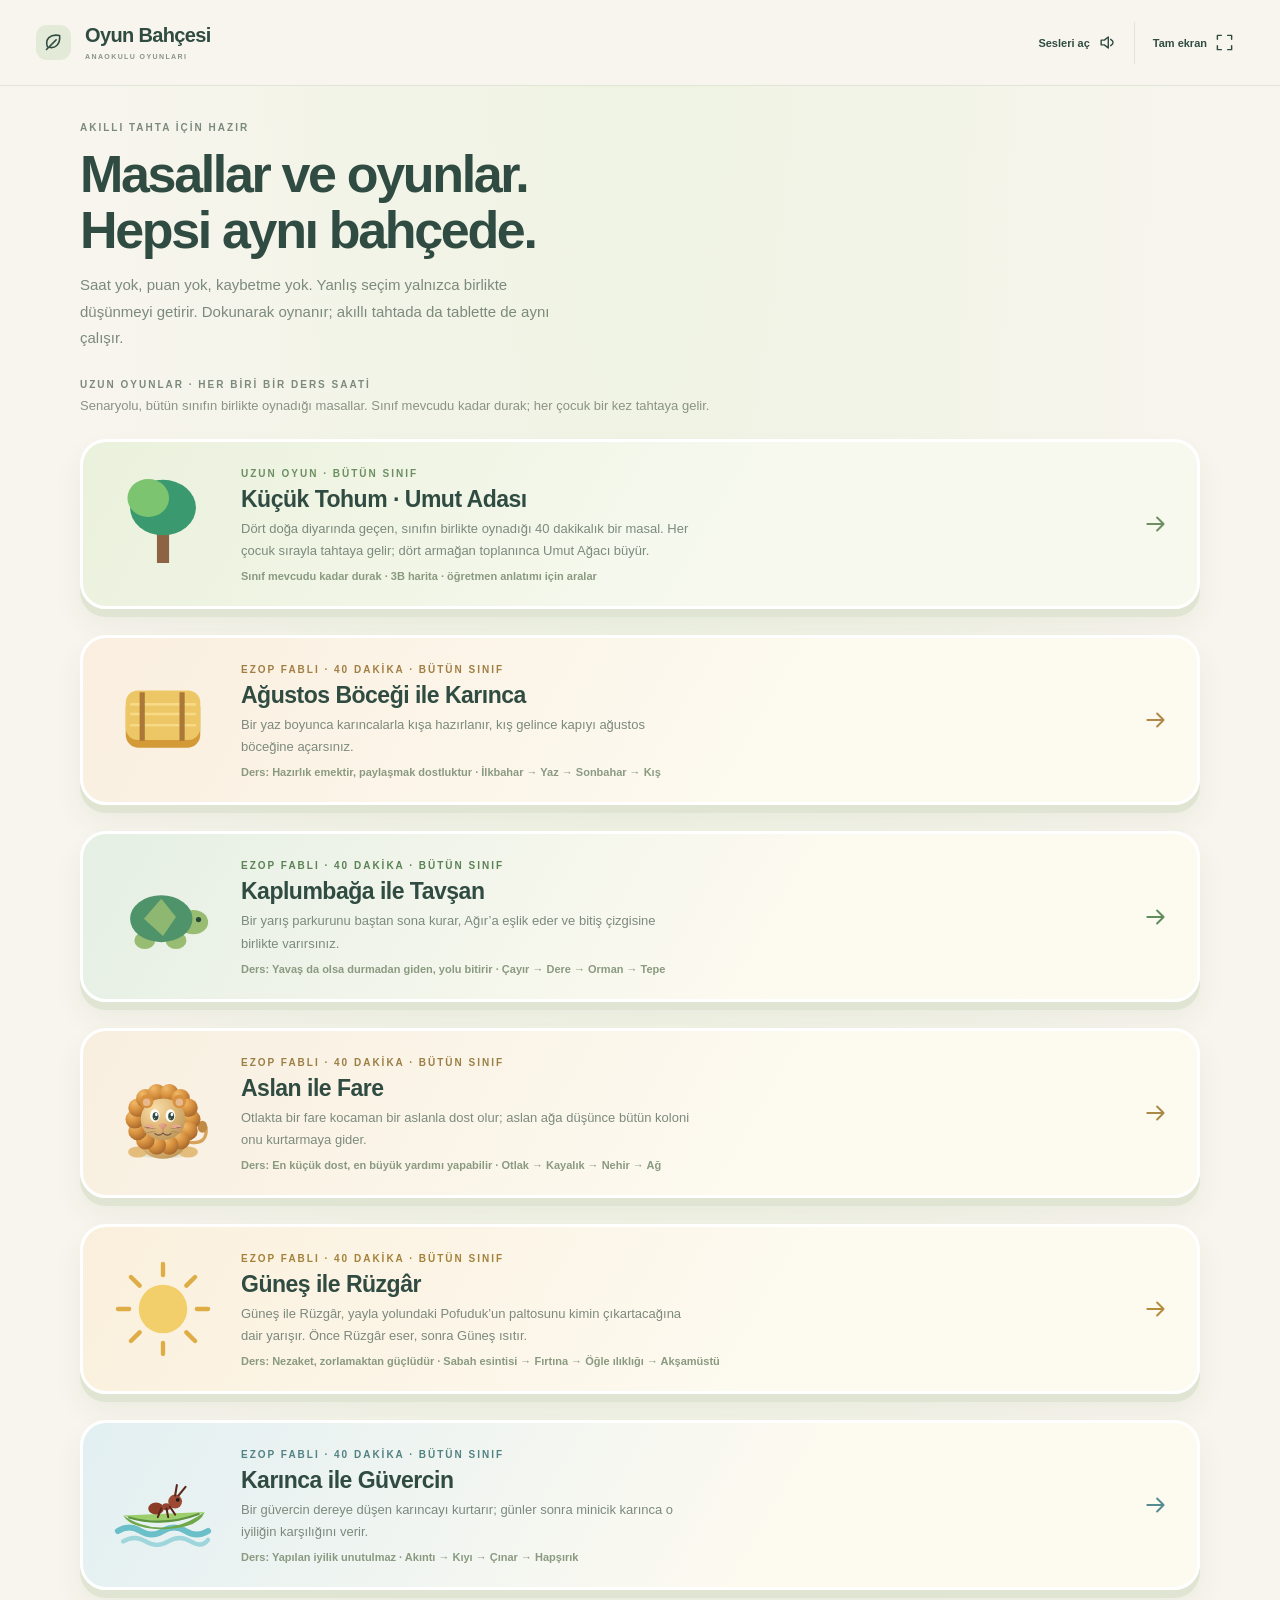
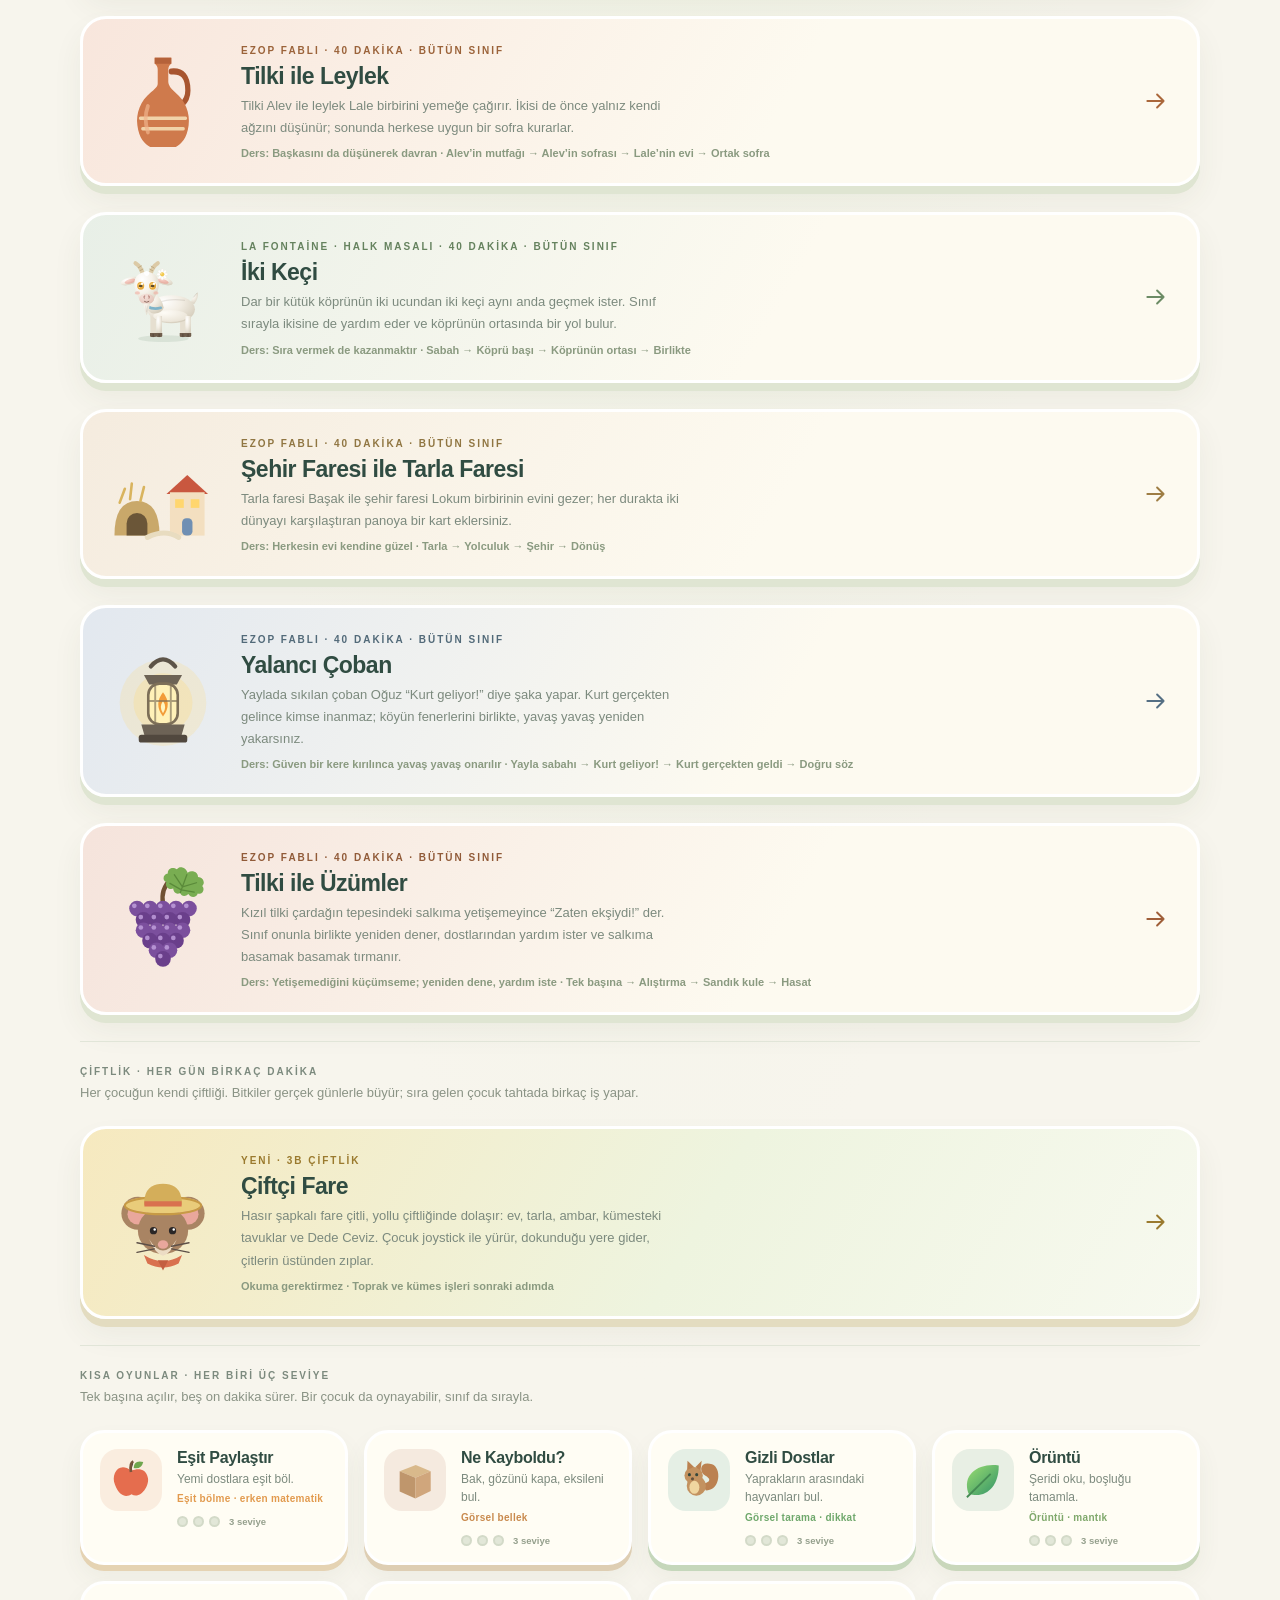
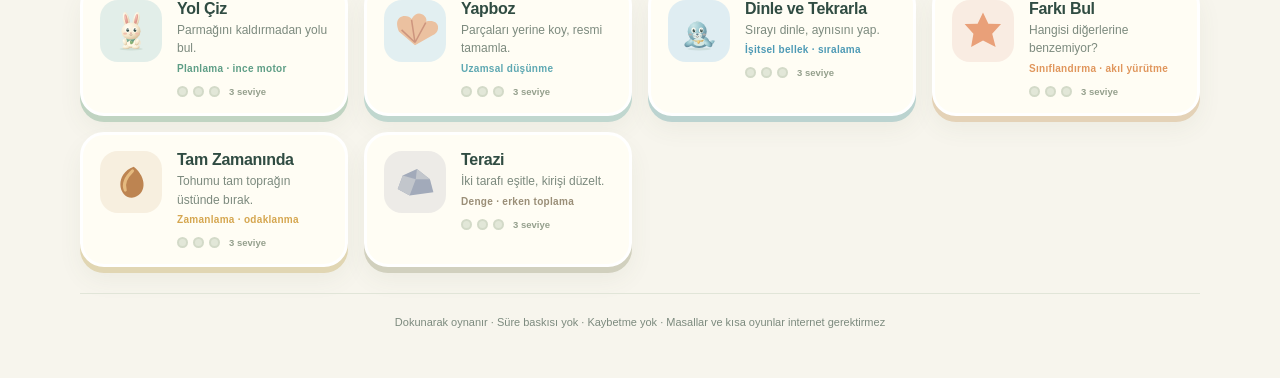
<file: index.html>
<!doctype html>
<html lang="tr">
<head>
<meta name="robots" content="noindex, nofollow">
<meta charset="utf-8">
<meta name="viewport" content="width=device-width, initial-scale=1, viewport-fit=cover">
<meta name="theme-color" content="#f7f5ed">
<meta name="description" content="Oyun Bahçesi: anaokulu sınıfları ve akıllı tahtalar için on bir oyun. Süre baskısı yok, puan yok, kaybetme yok.">
<title>Oyun Bahçesi — Anaokulu Oyunları</title>
<link rel="icon" href="data:image/svg+xml,%3Csvg xmlns='http://www.w3.org/2000/svg' viewBox='0 0 64 64'%3E%3Crect width='64' height='64' rx='18' fill='%23364f46'/%3E%3Cpath d='M16 46C8 20 35 8 51 14c3 26-13 42-35 32' fill='%23d7e7ab'/%3E%3C/svg%3E">
<link rel="stylesheet" href="css/stil.css">
<link rel="stylesheet" href="css/bahce.css">
</head>
<body>
<div id="kok"></div>
<noscript>Oyunları oynamak için tarayıcınızda JavaScript’i etkinleştirin.</noscript>
<script type="module" src="js/bahce.js"></script>
</body>
</html>
</file>
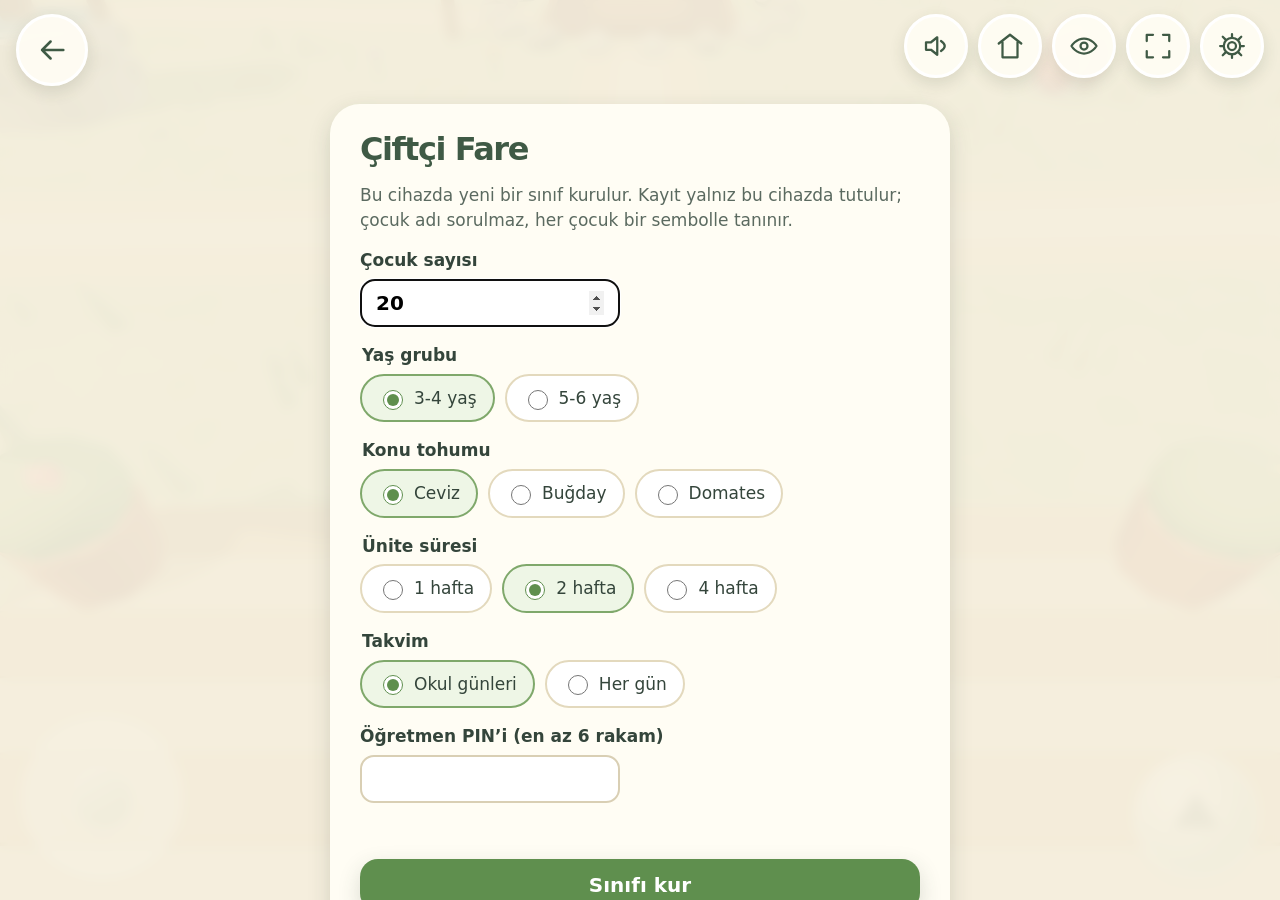
<file: ciftlik.html>
<!doctype html>
<html lang="tr">
<head>
<meta name="robots" content="noindex, nofollow">
<meta charset="utf-8">
<meta name="viewport" content="width=device-width, initial-scale=1, viewport-fit=cover">
<meta name="theme-color" content="#f7f5ed">
<meta name="description" content="Çiftçi Fare: şapkalı farenin çitli, yollu üç boyutlu çiftliği. Anaokulu ve akıllı tahta için.">
<title>Çiftçi Fare — Oyun Bahçesi</title>
<link rel="icon" href="data:image/svg+xml,%3Csvg xmlns='http://www.w3.org/2000/svg' viewBox='0 0 64 64'%3E%3Crect width='64' height='64' rx='18' fill='%23364f46'/%3E%3Cellipse cx='32' cy='27' rx='24' ry='6' fill='%23e9cc7a'/%3E%3Cpath d='M20 27q0-15 12-15t12 15z' fill='%23d4ae5a'/%3E%3Cellipse cx='32' cy='40' rx='14' ry='12' fill='%23a98463'/%3E%3C/svg%3E">
<link rel="stylesheet" href="css/stil.css">
<link rel="stylesheet" href="css/bahce.css">
<link rel="stylesheet" href="css/ciftlik.css">
<link rel="stylesheet" href="css/ciftlik-kabuk.css">
<link rel="stylesheet" href="css/ciftlik-isler.css">
<link rel="stylesheet" href="css/ciftlik-ziyaret.css">
<link rel="stylesheet" href="css/ciftlik-ogretmen.css">
</head>
<body>
<div id="kok"></div>
<noscript>Çiftliği açmak için tarayıcınızda JavaScript’i etkinleştirin.</noscript>
<script type="module" src="js/ciftlik/giris.js"></script>
</body>
</html>
</file>
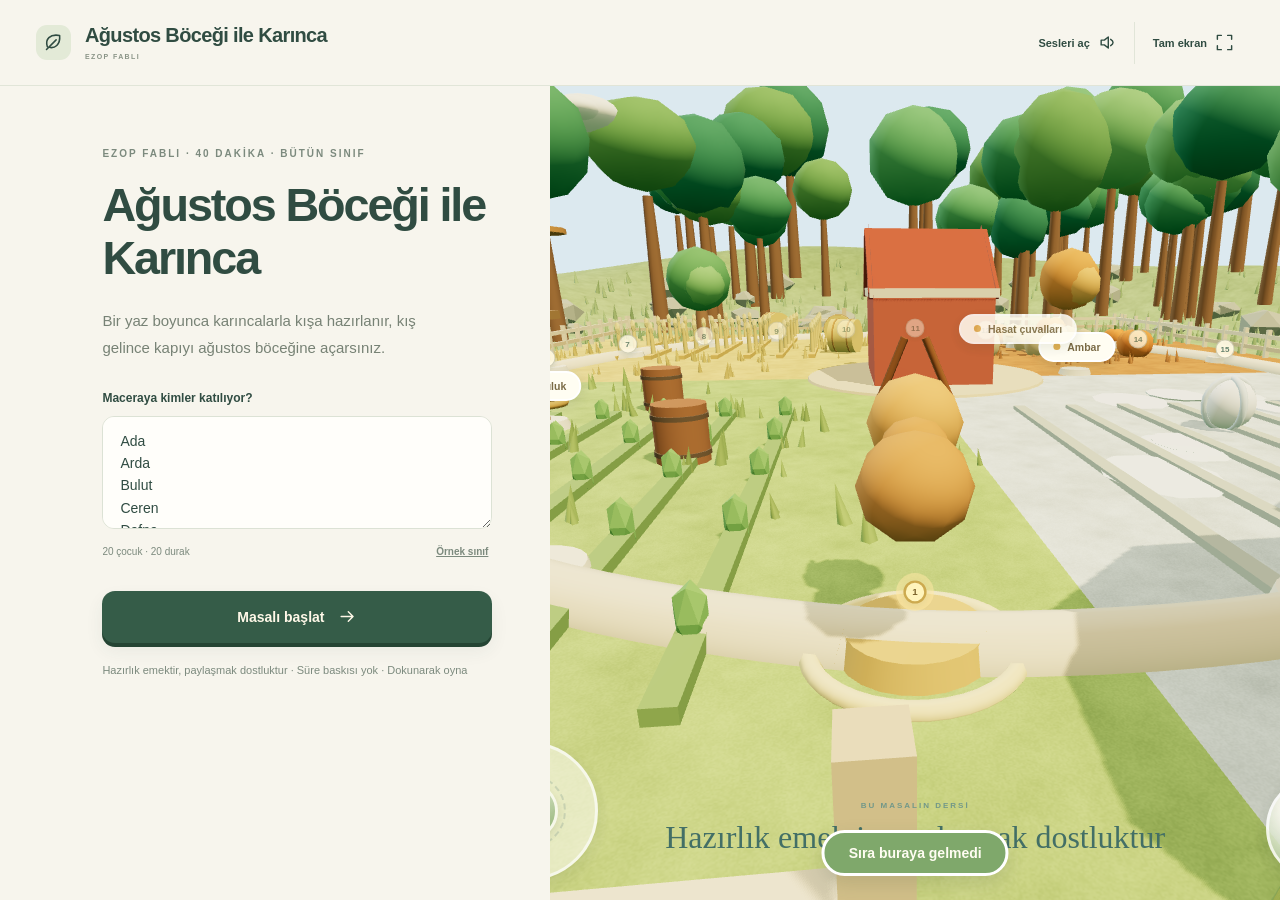
<file: masal.html>
<!doctype html>
<html lang="tr">
<head>
<meta name="robots" content="noindex, nofollow">
<meta charset="utf-8">
<meta name="viewport" content="width=device-width, initial-scale=1, viewport-fit=cover">
<meta name="theme-color" content="#f7f5ed">
<meta name="description" content="Klasik fabllardan uyarlanmış, bir ders saatini dolduran anaokulu masal oyunları.">
<title>Masal Oyunu — Oyun Bahçesi</title>
<link rel="icon" href="data:image/svg+xml,%3Csvg xmlns='http://www.w3.org/2000/svg' viewBox='0 0 64 64'%3E%3Crect width='64' height='64' rx='18' fill='%23364f46'/%3E%3Cpath d='M16 46C8 20 35 8 51 14c3 26-13 42-35 32' fill='%23d7e7ab'/%3E%3C/svg%3E">
<link rel="stylesheet" href="css/stil.css">
<link rel="stylesheet" href="css/bahce.css">
<link rel="stylesheet" href="css/kurgular/yarisma.css">
<link rel="stylesheet" href="css/kurgular/karsilik.css">
<link rel="stylesheet" href="css/kurgular/konukluk.css">
<link rel="stylesheet" href="css/kurgular/uzlasma.css">
<link rel="stylesheet" href="css/kurgular/karsilastirma.css">
<link rel="stylesheet" href="css/kurgular/guven.css">
<link rel="stylesheet" href="css/kurgular/deneme.css">
</head>
<body>
<div id="kok"></div>
<noscript>Masalı oynamak için tarayıcınızda JavaScript’i etkinleştirin.</noscript>
<script type="module">
import {masaliBaslat} from './js/masal/motor.js';
import {masalBul} from './js/masallar/liste.js';
const kod = new URLSearchParams(location.search).get('m');
masaliBaslat(document.querySelector('#kok'), masalBul(kod), () => { location.href = 'index.html'; });
</script>
</body>
</html>
</file>
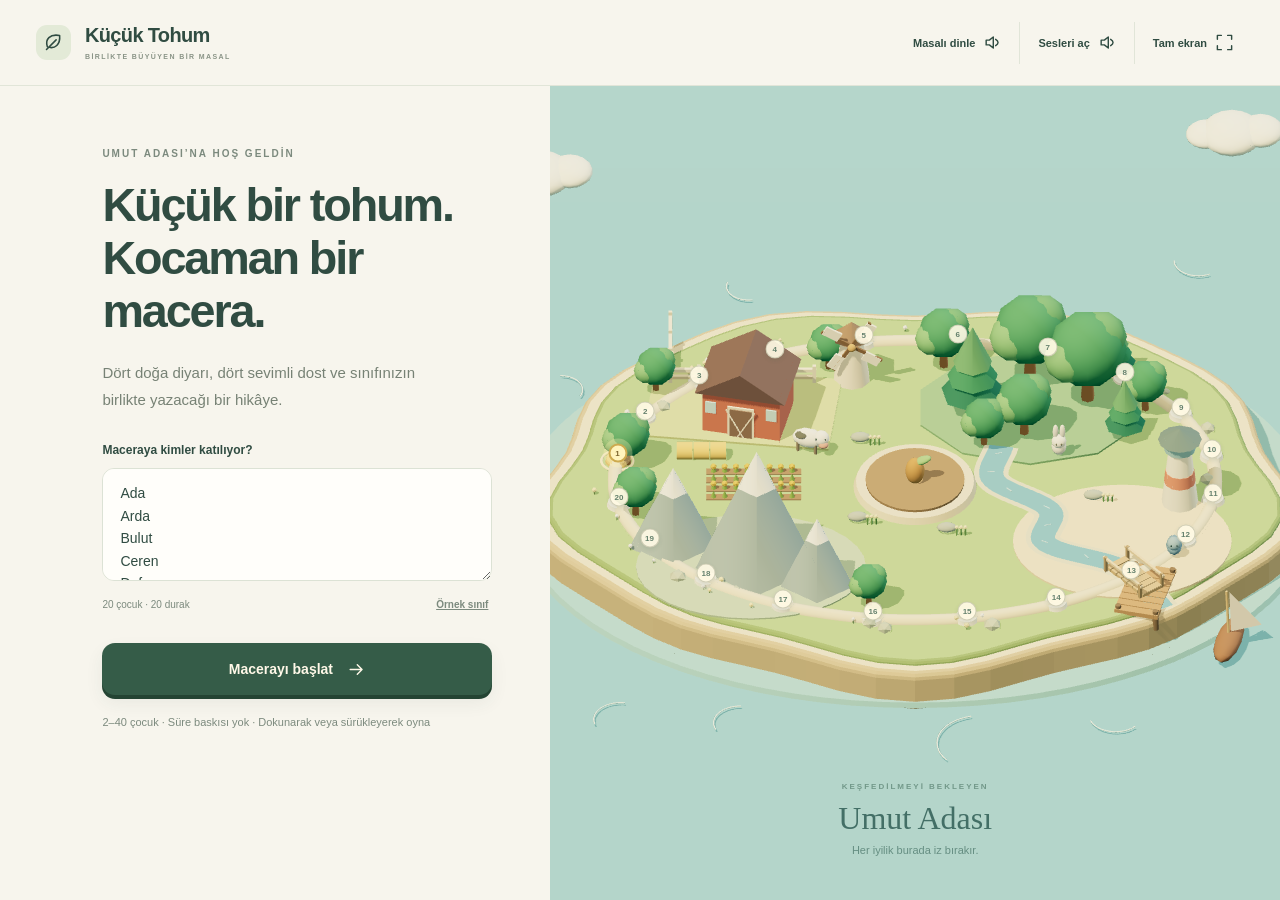
<file: umut-adasi.html>
<!doctype html>
<html lang="tr">
<head>
<meta name="robots" content="noindex, nofollow">
<meta charset="utf-8">
<meta name="viewport" content="width=device-width, initial-scale=1, viewport-fit=cover">
<meta name="theme-color" content="#f7f5ed">
<meta name="description" content="Küçük Tohum: anaokulu sınıfları için dört doğa diyarında geçen, birlikte oynanan üç boyutlu bir iyilik macerası.">
<title>Küçük Tohum — Umut Adası</title>
<link rel="icon" href="data:image/svg+xml,%3Csvg xmlns='http://www.w3.org/2000/svg' viewBox='0 0 64 64'%3E%3Crect width='64' height='64' rx='18' fill='%23364f46'/%3E%3Cpath d='M16 46C8 20 35 8 51 14c3 26-13 42-35 32' fill='%23d7e7ab'/%3E%3C/svg%3E">
<link rel="stylesheet" href="css/stil.css">
</head>
<body>
<div id="kok"></div>
<noscript>Bu oyunu oynamak için tarayıcınızda JavaScript’i etkinleştirin.</noscript>
<script src="js/veri.js"></script>
<script type="module" src="js/app.js"></script>
</body>
</html>
</file>
<file: css/stil.css>
:root{--paper:#f7f5ed;--ink:#304c42;--muted:#7c8a7e;--line:#e1e5d8;--accent:#bb8950;--green:#355c48;--font:ui-rounded,'SF Pro Rounded',-apple-system,BlinkMacSystemFont,'Segoe UI',sans-serif;font-family:var(--font);color:var(--ink);background:var(--paper);font-synthesis:none;font-weight:500}
*{box-sizing:border-box}body{margin:0}button,textarea{font:inherit}button{cursor:pointer;-webkit-tap-highlight-color:transparent}button:disabled{cursor:default}button,textarea{-webkit-appearance:none}button:focus-visible,textarea:focus-visible{outline:3px solid #d5a94d;outline-offset:4px}svg{width:100%;height:100%;display:block}h1,h2,p{margin:0}button{color:inherit}h1,h2{font-weight:650;letter-spacing:-.045em}button,textarea{touch-action:manipulation}#kok{min-height:100svh}.sayfa{min-height:100svh;display:flex;flex-direction:column}.btn{display:inline-flex;align-items:center;justify-content:center;gap:14px;border:0;white-space:nowrap;font-weight:600;transition:background .2s,transform .2s;min-height:52px;padding:0 23px;border-radius:13px;font-size:14px}.btn svg{width:19px;height:19px;flex:none}.btn:active:not(:disabled){transform:translateY(2px)}.primary{background:var(--green);color:#fff8e8;box-shadow:0 4px 0 #244433,0 8px 18px #304c4212}.primary:hover:not(:disabled){background:#426d53}.primary:disabled{background:#e0e4d8;color:#8b9589;box-shadow:none}.secondary{background:#eeede3;border:1px solid #dce0d2}.text-btn{background:none;padding:0 4px;min-height:38px;font-size:12px}.icon-btn{background:none;font-size:11px;padding:0 10px;gap:8px;min-height:42px}.eyebrow{display:block;font-size:10px;letter-spacing:2px;font-weight:750;color:var(--muted);line-height:1.5}.tiny{font-size:11px;line-height:1.7;color:var(--muted)}.lead{font-size:16px;line-height:1.8;color:#778275;max-width:40ch}.ust-bar{height:86px;min-height:86px;background:var(--paper);display:flex;align-items:center;padding:0 36px;gap:30px;border-bottom:1px solid var(--line);position:relative;z-index:5}.marka{background:none;position:relative;display:block;text-align:left;font-size:20px;letter-spacing:-.65px;padding:5px 0 5px 49px;line-height:1.2;min-height:46px}.marka>svg{position:absolute;left:0;top:7px;width:35px;height:35px;background:#e3ead7;padding:7px;border-radius:11px}.marka-alt{display:block;font-size:7px;letter-spacing:1.4px;margin-top:6px;color:#8a9487}.bolum-nav{display:flex;margin:auto;gap:30px;align-items:center}.nav-adim{font-size:11px;color:#a4ac9f;position:relative;white-space:nowrap}.nav-adim.simdi{color:var(--ink);font-weight:700}.nav-adim.simdi:after{content:'';position:absolute;bottom:-31px;left:0;right:0;height:3px;background:#7c9473;border-radius:2px}.nav-adim.gecildi{color:#668f66}.ust-eylemler{display:flex;gap:7px;margin-left:auto}.ust-eylemler .btn+ .btn{border-left:1px solid var(--line);border-radius:0;padding-left:18px}
/* Sınıf hazırlığı */
.kurulum-icerik{display:grid;grid-template-columns:minmax(380px,43%) 1fr;flex:1;min-height:650px}.kurulum-metin{padding:60px 20px 32px 8vw;position:relative;z-index:2}.kurulum-metin h1{font-size:clamp(38px,3.65vw,62px);line-height:1.13;white-space:pre-line;margin:18px 0 22px}.kurulum-metin .lead{font-size:15px}.sinif-formu{max-width:390px;margin:30px 0 18px}.sinif-formu label{font-size:12px;font-weight:650;display:block;margin-bottom:11px}.ad-alani{width:100%;height:113px;resize:vertical;min-height:85px;max-height:220px;background:#fffefa;border:1px solid #dce2d5;border-radius:12px;padding:13px 17px;color:var(--ink);font-size:14px;line-height:1.6}.form-meta{display:flex;align-items:center;justify-content:space-between;font-size:10px;color:var(--muted);margin:0 0 12px}.form-meta .text-btn{font-size:10px;text-decoration:underline}.sinif-formu>.btn{width:100%;margin-top:8px}.form-error{color:#b16751;font-size:12px;line-height:1.5}.kurulum-dunya{position:relative;overflow:hidden;background:#b9deda;min-height:520px}.kurulum-dunya .dunya{position:absolute;inset:0 -110px}.ada-damga{position:absolute;bottom:44px;left:0;right:0;display:flex;align-items:center;flex-direction:column;gap:7px;pointer-events:none}.ada-damga strong{font-family:Georgia,serif;font-weight:400;font-size:32px;color:#436f66}.ada-damga>span:last-child{font-size:11px;color:#658e82}.ada-damga .eyebrow{color:#729889;font-size:8px}.dunya{position:absolute;inset:0;overflow:hidden}.dunya-tuvali{width:100%;height:100%;display:block}.dunya-etiketleri{position:absolute;inset:0;pointer-events:none}.durak-noktasi{position:absolute;transform:translate(-50%,-50%);border:1px solid #b9b9a0aa;background:#fffae5e8;border-radius:50%;width:25px;height:25px;color:#65816d;font-size:10px;font-weight:750;padding:0;box-shadow:0 2px 4px #385f4420;pointer-events:auto}.durak-noktasi:disabled{opacity:1}.durak-noktasi.aktif{background:#fff4bc;color:#7c642d;border:2px solid #cdaa4f;box-shadow:0 0 0 5px #fff2b750}.durak-noktasi.tamam{color:white;background:#76947b;border-color:#668970}.bolge-etiketi{position:absolute;transform:translate(-50%,-50%);font-size:9px;letter-spacing:.2px;white-space:nowrap;padding:7px 12px;border:1px solid #fff9e1a0;border-radius:6px;background:#f9f8eae6;box-shadow:0 5px 15px #385f4410;color:#577161}.bolge-etiketi span{font-size:7px;color:#9b9d79;margin-right:5px}.kurulum-dunya .bolge-etiketi,.final-dunya .bolge-etiketi{display:none}.kurulum-dunya .durak-noktasi{width:19px;height:19px;font-size:8px}.webgl-fallback{display:flex;flex-direction:column;align-items:center;justify-content:center;text-align:center;padding:30px;height:100%;gap:15px}.webgl-fallback>svg{width:100px;height:100px}.webgl-fallback p{max-width:35ch;line-height:1.6}
/* Yolculuk haritası */
.harita{height:100svh;min-height:660px}.harita-icerik{display:grid;grid-template-columns:300px 1fr;flex:1;min-height:0}.yolculuk-paneli{padding:30px 26px 25px 34px;background:#f5f4e9;overflow:auto;display:flex;flex-direction:column;z-index:2}.yolculuk-paneli>.eyebrow{color:var(--accent)}.yolculuk-paneli h1{font-size:33px;line-height:1.08;margin:10px 0 8px;max-width:8ch}.bolum-alt{font-size:11px;color:var(--accent);font-weight:650;margin-bottom:19px}.bolum-hikaye{font-size:12px;line-height:1.85;color:#7c8577}.dost-karti{display:flex;gap:12px;align-items:center;border-top:1px solid var(--line);border-bottom:1px solid var(--line);padding:17px 0;margin:21px 0}.dost-resmi{width:54px;height:62px;flex:none}.dost-karti strong{font-size:12px}.dost-karti p{font-size:10px;line-height:1.7;color:var(--muted);margin-top:5px;font-style:italic}.siradaki-gorev{margin-top:auto;padding:18px;background:#fffcf1;border:1px solid #e4e6d5;border-radius:13px;box-shadow:0 5px 14px #38482904}.siradaki-gorev .eyebrow{font-size:8px;letter-spacing:1.4px}.siradaki-gorev h2{font-size:16px;line-height:1.5;letter-spacing:-.4px;margin:9px 0}.siradaki-gorev>p{font-size:10px;line-height:1.6;color:#87907d}.siradaki-cocuk{margin-top:15px;display:flex;align-items:center;gap:9px;font-size:11px;font-weight:600}.cocuk-avatar{width:30px;height:30px;display:grid;place-items:center;border-radius:50%;background:#e5c6a1;color:#89623d;font-size:12px;font-weight:700;flex:none}.ada-gorunumu{position:relative;min-height:0;background:#b9deda;overflow:hidden}.harita-baslik{position:absolute;top:27px;left:32px;pointer-events:none}.harita-baslik .eyebrow{font-size:8px;color:#648c7f}.harita-baslik h2{font-size:29px;font-family:Georgia,serif;font-weight:400;letter-spacing:-1px;color:#427c6e;margin-top:5px}.kamera-kontrolleri{position:absolute;right:24px;top:25px;display:flex;gap:4px;background:#f8f7eacc;padding:4px;border:1px solid #f9fae8;border-radius:10px}.camera-btn{min-height:33px;min-width:33px;padding:0 8px;background:none;font-size:20px;border-radius:5px}.camera-btn.reset span{display:none}.camera-btn.reset svg{width:15px;height:15px}.camera-btn:hover{background:#e4ebd8}.buyume-notu{position:absolute;bottom:22px;left:0;right:0;display:flex;justify-content:center;align-items:center;gap:7px;font-size:10px;color:#4f8576;pointer-events:none}.buyume-notu svg{width:15px;height:15px}.yolculuk-alt{display:flex;align-items:center;gap:30px;background:var(--paper);padding:23px 34px;border-top:1px solid #dfe5d6;z-index:3;min-height:111px}.yolculuk-ilerleme{min-width:160px}.yolculuk-ilerleme .eyebrow{font-size:8px;letter-spacing:1.5px}.yolculuk-ilerleme strong{display:block;font-size:20px;font-weight:600;margin-top:3px;letter-spacing:-.6px}.progress-track{height:3px;background:#e0e5d5;max-width:150px;margin-top:8px;border-radius:5px;overflow:hidden}.progress-track i{display:block;height:100%;background:#7d9b68}.armaganlar{display:flex;gap:24px;margin:auto}.armagan{display:flex;gap:6px;align-items:center;opacity:.6}.armagan-ikon{width:35px;height:39px;filter:saturate(.5)}.armagan strong{font-size:11px;display:block;font-weight:600}.armagan small{font-size:8px;color:#8a9385;display:block;margin-top:4px}.armagan.kazanildi{opacity:1}.kazanildi .armagan-ikon{filter:none}.kazanildi small{color:#64885a}.harita-eylemler{display:flex;align-items:center;gap:12px}.harita-eylemler>.text-btn{font-size:10px}.harita-eylemler>.text-btn span{display:none}
/* Hikâye ve armağanlar */
.hikaye{background:radial-gradient(ellipse at 50% 45%,#e5ebd7 0,transparent 58%),var(--paper)}.hikaye-karti{max-width:740px;margin:auto;display:flex;flex-direction:column;align-items:center;text-align:center;padding:35px 40px 55px}.hikaye-resim{width:146px;height:146px;position:relative;margin-bottom:22px;filter:drop-shadow(0 12px 15px #48603e1f)}.hikaye-karti h1{font-size:48px;margin:15px 0 20px;line-height:1.1}.hikaye-karti>p{font-size:18px;line-height:1.8;color:#75826e;max-width:53ch}.hikaye-noktalar{display:flex;gap:9px;margin:28px 0}.hikaye-noktalar i{width:6px;height:6px;background:#d2d8c5;border-radius:5px}.hikaye-noktalar i.aktif{width:25px;background:#6c8c69}.hikaye-kontroller{display:flex;gap:12px;flex-wrap:wrap;justify-content:center}.odul .hikaye-karti>.btn{margin-top:25px}.hikaye-karti .odul-gecis{font-size:13px;margin-top:17px}
/* Görevler */
.gorev-sayfasi{height:100svh;min-height:680px;background:radial-gradient(ellipse at 50% 48%,#edf1e3,var(--paper) 75%)}.gorev-ust{display:flex;align-items:center;justify-content:space-between;padding:11px 35px 0}.gorev-ust .eyebrow{font-size:9px;letter-spacing:1.1px}.gorev-baslik{text-align:center;padding:0 25px 9px;flex:none}.oyuncu-etiketi{display:inline-flex;align-items:center;gap:9px;margin-bottom:9px;background:#eeeadd;border-radius:30px;padding:5px 13px 5px 5px;font-size:12px}.oyuncu-etiketi .cocuk-avatar{width:25px;height:25px;font-size:10px}.gorev-baslik h1{font-size:clamp(22px,2.7vw,38px);line-height:1.25}.gorev-baslik p{font-size:14px;color:#87907d;margin-top:9px;line-height:1.5}.gorev-sahnesi{flex:1;min-height:300px;display:flex;justify-content:center;padding:0 30px 12px}.oyun{width:100%;max-width:1060px;display:flex;flex-direction:column;min-height:0}.oyun-ilerleme{display:flex;align-items:center;gap:12px;justify-content:center;margin:8px 0 15px}.ilerleme-sayi{font-size:11px;font-weight:650;color:#87977b}.ilerleme-iz{height:5px;width:110px;border-radius:8px;background:#dfe5d2;overflow:hidden}.ilerleme-iz i{display:block;height:100%;background:#799562;transition:width .3s}.oyun-alani{display:flex;flex-direction:column;justify-content:center;flex:1;gap:18px;min-height:0}.nesneler{display:flex;justify-content:center;flex-wrap:wrap;gap:15px}.nesne-karti{border:1px solid #dadfce;background:#fffcf3;border-radius:17px;min-width:92px;width:clamp(92px,11vw,145px);padding:9px 10px 14px;display:flex;flex-direction:column;align-items:center;gap:5px;box-shadow:0 5px 0 #dce2cf,0 10px 22px #304c4206;transition:transform .2s,border-color .2s,opacity .2s;touch-action:none;user-select:none}.nesne-karti:not(:disabled):hover{transform:translateY(-3px);border-color:#a7b395}.nesne-resmi{width:clamp(62px,7vw,100px);height:clamp(62px,7vw,100px);display:block;pointer-events:none}.nesne-adi{font-size:12px;color:#64735e;font-weight:600;pointer-events:none}.nesne-karti.secili{border:2px solid #89a273;background:#eff3df;box-shadow:0 0 0 4px #bfcca442}.nesne-karti.yerlesti{opacity:.3;box-shadow:none;transform:scale(.94)}.hedef-karti{background:#e8edda7a;border:2px dashed #b7c4a3;border-radius:16px;padding:12px 22px;color:#647457;display:flex;flex-direction:column;align-items:center;justify-content:center;min-height:92px;gap:7px;touch-action:none;user-select:none}.hedef-adi{font-size:17px;font-weight:650}.hedef-alt{font-size:10px;color:#8e9b81}.hedefler{display:grid;grid-template-columns:1fr 1fr;gap:22px;max-width:800px;width:100%;align-self:center}.toplananlar{display:flex;justify-content:center;min-height:26px}.toplanan-ikon{width:32px;height:32px}.oyun-say .oyun-alani>.hedef-karti{width:300px;align-self:center;display:grid;grid-template-columns:50px 1fr 40px;gap:0 14px;text-align:left;padding:10px 20px;min-height:86px}.oyun-say .hedef-resmi{grid-row:1/3;width:52px;height:52px}.oyun-say .hedef-adi{font-size:14px;align-self:end}.oyun-say .hedef-alt{font-size:9px;align-self:start}.toplama-sayisi{grid-column:3;grid-row:1/3;font-size:27px;color:#789961}.oyun-mesaj{font-size:12px;line-height:1.5;min-height:30px;text-align:center;color:#8a967e;margin-top:16px}.oyun-mesaj.basarili{color:#548253;font-weight:650}.gorev-alt{display:flex;justify-content:space-between;align-items:center;gap:16px;border-top:1px solid var(--line);padding:20px 36px;min-height:91px;background:var(--paper);flex:none}.gorev-durumu{display:flex;align-items:center;gap:10px;font-size:12px;color:#929b85}.gorev-durumu svg{width:21px;height:21px;color:#a4b590}.tamamlandi .gorev-durumu{color:#5c8553}.suruklenen{position:fixed;z-index:1000;width:100px;height:120px;transform:translate(-50%,-50%) rotate(-5deg);pointer-events:none;border:2px solid #aac093;background:#fffbea;border-radius:15px;box-shadow:0 15px 30px #35482d25;display:flex;align-items:center;justify-content:center;flex-direction:column;padding:8px}.suruklenen .nesne-resmi{width:75px;height:75px}.suruklenen .nesne-adi{font-size:10px}.sira-yuvalari{display:flex;gap:16px;justify-content:center}.sira-yuvalari .hedef-karti{width:clamp(90px,11vw,145px);height:118px;padding:7px}.sira-yuvalari .hedef-alt{font-size:9px;max-width:12ch;line-height:1.5}.sira-yuvalari .hedef-adi{font-size:28px;font-weight:400;color:#9eae8c}.sira-yuvalari .dolu{background:#e7efd8;border-style:solid;border-color:#b7cda1}.sira-yuvalari .dolu svg{max-height:78px}.sira-adi{font-size:10px}.oyun-eslestir .oyun-alani{flex-direction:row;gap:50px;align-items:center}.esler{display:flex;flex-direction:column;gap:10px;width:310px}.esler .nesne-karti{flex-direction:row;gap:18px;width:100%;padding:5px 22px;min-height:76px;box-shadow:0 3px 0 #dce2cf}.esler .nesne-resmi{width:57px;height:57px}.esler .hedef-karti{flex-direction:row;justify-content:flex-start;gap:18px;min-height:76px;padding:4px 18px}.esler .hedef-resmi{width:55px;height:55px;flex:none}.esler .hedef-adi{font-size:13px}.esler .hedef-alt{display:none}.esler .eslesti{background:#e2edd4;border-style:solid;border-color:#9dbb89;opacity:.65}.bakim-hayvani{align-self:center;background:radial-gradient(ellipse at center,#dfeacf90,transparent 70%);border:0;padding:0;min-height:0}.bakim-hayvani .hedef-resmi{width:185px;height:185px}.bakim-hayvani .hedef-adi{font-size:14px}.bakim-hayvani .hedef-alt{font-size:11px}.bakim-araclari{display:flex;justify-content:center;gap:18px}.bakim-araclari .nesne-karti{flex-direction:row;width:140px;min-height:75px;padding:3px 13px}.bakim-araclari .nesne-resmi{width:57px;height:57px;flex:none}.bakim-kalbi{width:25px;height:25px}.oyun-bitti .bakim-hayvani{filter:drop-shadow(0 5px 12px #76965c22)}
/* Yolculuğun hatırası */
.final-icerik{display:grid;grid-template-columns:42% 58%;flex:1}.final-metin{padding:55px 30px 40px 6vw}.final-metin h1{font-size:44px;line-height:1.12;margin:18px 0}.final-metin .lead{font-size:14px}.yapraklar{display:flex;flex-wrap:wrap;gap:7px;margin:25px 0}.yaprak{padding:7px 12px;border-radius:14px 3px;background:#e0e9cd;color:#658153;font-size:11px}.final-dunya{position:relative;min-height:540px;background:#b9deda;overflow:hidden}.final-metin>.tiny{display:block;margin-top:15px}.final-dunya .durak-noktasi{display:none}
@media(min-width:1700px){.ust-bar{height:100px;min-height:100px;padding:0 50px}.harita-icerik{grid-template-columns:370px 1fr}.yolculuk-paneli{padding:40px}.yolculuk-paneli h1{font-size:42px}.bolum-hikaye{font-size:15px}.bolum-alt{font-size:13px}.dost-karti p{font-size:12px}.siradaki-gorev h2{font-size:20px}.siradaki-gorev>p{font-size:13px}.yolculuk-alt{padding:30px 45px;min-height:125px}.btn{min-height:60px;font-size:16px}.armaganlar{gap:45px}.armagan strong{font-size:14px}.armagan small{font-size:11px}.armagan-ikon{width:45px;height:45px}.durak-noktasi{width:32px;height:32px;font-size:12px}.bolge-etiketi{font-size:12px}.gorev-baslik h1{font-size:42px}.gorev-baslik p{font-size:19px}.nesne-karti{width:180px}.nesne-resmi{width:125px;height:125px}.nesne-adi{font-size:17px}.oyun{max-width:1320px}.oyun-mesaj{font-size:16px}.esler{width:390px}.esler .nesne-karti,.esler .hedef-karti{min-height:110px}.esler .nesne-resmi,.esler .hedef-resmi{width:85px;height:85px}.esler .hedef-adi{font-size:18px}.bakim-hayvani .hedef-resmi{width:260px;height:260px}}
@media(max-width:1100px){.ust-bar{padding:0 22px;gap:15px}.bolum-nav{gap:18px}.icon-btn span{display:none}.ust-eylemler .btn+.btn{padding-left:10px}.harita-icerik{grid-template-columns:250px 1fr}.yolculuk-paneli{padding:25px 20px}.yolculuk-paneli h1{font-size:29px}.dost-karti{margin:15px 0;padding:13px 0}.armaganlar{gap:13px}.yolculuk-alt{padding:19px 22px;gap:20px}.yolculuk-ilerleme{min-width:115px}.armagan-ikon{width:28px;height:34px}.armagan small{font-size:7px}.harita-eylemler .primary{padding:0 15px;font-size:12px}.kurulum-metin{padding:45px 30px}.kurulum-icerik{grid-template-columns:44% 56%}.kurulum-metin h1{font-size:40px}.kurulum-dunya .dunya{inset:0 -150px}.final-metin h1{font-size:35px}.bolge-etiketi{font-size:8px;padding:5px 7px}.durak-noktasi{width:22px;height:22px;font-size:9px}.gorev-alt{padding:17px 25px}.nesneler{gap:12px}}
@media(max-height:760px) and (min-width:761px){.ust-bar{height:69px;min-height:69px}.nav-adim.simdi:after{bottom:-23px}.harita{min-height:600px}.yolculuk-paneli{padding-top:21px;padding-bottom:19px}.yolculuk-paneli h1{font-size:28px}.bolum-alt{margin-bottom:12px}.bolum-hikaye{font-size:11px;line-height:1.7}.dost-karti{margin:13px 0;padding:10px 0}.siradaki-gorev{padding:13px}.siradaki-gorev h2{font-size:14px}.siradaki-cocuk{margin-top:10px}.yolculuk-alt{min-height:95px;padding-top:17px;padding-bottom:17px}.gorev-sayfasi{min-height:620px}.gorev-baslik h1{font-size:27px}.gorev-ust{padding-top:3px}.gorev-baslik p{margin-top:5px}.oyuncu-etiketi{margin-bottom:5px}.gorev-sahnesi{min-height:290px}.oyun-alani{gap:12px}.nesne-resmi{width:67px;height:67px}.nesne-karti{padding:6px 8px 11px}.sira-yuvalari .hedef-karti{height:93px}.sira-yuvalari .dolu svg{max-height:60px}.oyun-mesaj{margin-top:10px}.bakim-hayvani .hedef-resmi{width:130px;height:130px}.gorev-alt{min-height:78px;padding-top:13px;padding-bottom:13px}.kurulum-icerik{min-height:590px}.kurulum-metin{padding-top:32px}.kurulum-metin h1{font-size:40px}.sinif-formu{margin-top:21px}.hikaye-resim{width:100px;height:100px}.hikaye-karti h1{font-size:39px}.hikaye-karti>p{font-size:16px}.hikaye-karti{padding-top:24px;padding-bottom:28px}}
@media(max-width:760px){.sayfa{min-height:100svh;height:auto}.ust-bar{height:70px;min-height:70px;padding:0 18px}.marka{font-size:18px;padding-left:41px}.marka>svg{width:31px;height:31px}.marka-alt{font-size:6px;letter-spacing:1px}.bolum-nav{display:none}.ust-eylemler{gap:0}.icon-btn{padding:0 7px}.kurulum-icerik{display:flex;flex-direction:column-reverse;min-height:0}.kurulum-dunya{min-height:320px;height:320px}.kurulum-dunya .dunya{inset:-35px -30px 0}.ada-damga{bottom:18px;gap:3px}.ada-damga strong{font-size:22px}.ada-damga .eyebrow,.ada-damga>span:last-child{display:none}.kurulum-metin{padding:30px 26px}.kurulum-metin h1{font-size:38px;margin:14px 0}.kurulum-metin .lead{font-size:14px}.sinif-formu{max-width:none}.harita-icerik{display:flex;flex-direction:column-reverse;flex:none}.ada-gorunumu{height:430px;flex:none}.ada-gorunumu .dunya{inset:10px 0 -20px}.harita-baslik{top:20px;left:21px}.harita-baslik h2{font-size:24px}.kamera-kontrolleri{right:17px;top:17px}.buyume-notu{bottom:15px;font-size:9px}.bolge-etiketi{font-size:8px;padding:5px 7px}.bolge-etiketi span{display:none}.durak-noktasi{width:22px;height:22px;font-size:9px}.yolculuk-paneli{padding:22px 25px;display:block}.yolculuk-paneli h1{max-width:none;font-size:28px}.bolum-alt{font-size:12px;margin-bottom:12px}.bolum-hikaye{font-size:13px}.dost-karti{display:none}.siradaki-gorev{margin-top:18px}.siradaki-gorev h2{font-size:17px}.siradaki-gorev>p{font-size:12px}.yolculuk-alt{flex-wrap:wrap;padding:18px 24px 26px;gap:20px}.yolculuk-ilerleme{width:100px}.armaganlar{gap:15px;margin-left:auto}.armagan{display:block;text-align:center}.armagan small{display:none}.armagan-ikon{display:block;width:28px;height:28px;margin:0 auto 3px}.armagan strong{font-size:9px}.harita-eylemler{width:100%}.harita-eylemler>.primary{flex:1;font-size:14px}.harita-eylemler>.text-btn span{display:block}.yolculuk-ilerleme strong{font-size:17px}.hikaye-karti{padding:35px 26px}.hikaye-karti h1{font-size:36px}.hikaye-karti>p{font-size:16px;line-height:1.75}.hikaye-resim{width:115px;height:115px}.hikaye-karti{margin:auto}.gorev-ust{padding:9px 18px}.gorev-ust .eyebrow{font-size:7px;letter-spacing:.5px}.gorev-ust .text-btn{font-size:10px}.gorev-baslik{padding:12px 22px}.gorev-baslik h1{font-size:27px}.gorev-baslik p{font-size:13px}.gorev-sahnesi{padding:0 17px 15px;min-height:390px}.oyun{max-width:550px}.oyun-alani{gap:22px;min-height:290px}.nesneler{gap:12px}.nesne-karti{width:calc(33.333% - 9px);min-width:0;padding:6px 5px 10px;border-radius:12px}.nesne-resmi{width:65px;height:65px}.nesne-adi{font-size:10px}.hedefler{gap:13px}.hedef-karti{padding:12px 10px;min-height:92px;border-radius:13px}.hedef-adi{font-size:15px}.hedef-alt{font-size:9px}.oyun-mesaj{font-size:11px;margin-top:20px;min-height:35px}.gorev-alt{flex-direction:column;padding:16px 22px 26px;gap:13px;position:sticky;bottom:0;z-index:4}.gorev-alt>.btn{width:100%;font-size:13px}.gorev-durumu{font-size:10px}.sira-yuvalari{gap:7px}.sira-yuvalari .hedef-karti{width:calc(25% - 6px);height:96px;padding:5px}.oyun-sirala .nesne-karti{width:calc(25% - 9px)}.oyun-sirala .nesne-resmi{width:57px;height:69px}.oyun-sirala .nesne-adi{font-size:8px;min-height:19px;display:grid;place-items:center}.sira-yuvalari .hedef-alt{font-size:8px}.sira-adi{font-size:8px}.oyun-eslestir .oyun-alani{gap:17px}.esler{width:50%;gap:16px}.esler .nesne-karti{padding:7px;flex-direction:column;gap:4px;min-height:108px}.esler .hedef-karti{flex-direction:column;padding:5px;gap:5px;min-height:108px}.esler .hedef-resmi,.esler .nesne-resmi{width:59px;height:59px}.esler .hedef-adi{font-size:11px}.bakim-hayvani .hedef-resmi{width:165px;height:165px}.bakim-araclari .nesne-karti{width:95px;min-height:80px;flex-direction:column}.bakim-araclari .nesne-resmi{height:50px;width:50px}.bakim-hayvani .hedef-alt{font-size:10px;max-width:28ch;line-height:1.6}.final-icerik{display:flex;flex-direction:column-reverse}.final-dunya{min-height:380px;height:380px}.final-metin{padding:30px 25px}.final-metin h1{font-size:37px}.final-metin .lead{font-size:14px}}
@media(prefers-reduced-motion:reduce){*,*:before,*:after{animation:none!important;transition:none!important;scroll-behavior:auto!important}}
.durak-noktasi.aktif:before{content:'';position:absolute;inset:-10px;border-radius:50%}

/* Görev boyunca çocukla birlikte kalan ada dostları. */
.dostlu-oyun{max-width:1320px}
.gorev-oyun-govde{display:grid;grid-template-columns:250px minmax(0,1fr);gap:35px;align-items:center;flex:1;min-height:0}
.gorev-dostu{display:flex;flex-direction:column;align-items:center;text-align:center;position:relative;align-self:center}
.dost-unvani{font-size:8px;font-weight:700;letter-spacing:2px;color:#8fa083;margin-bottom:5px}
.dost-portresi{width:250px;height:241px;position:relative;background:radial-gradient(ellipse at 50% 62%,#e2ecd3 0,#e2ecd388 47%,transparent 69%)}
.dost-ismi{font-size:23px;letter-spacing:-.6px;color:#58744e;margin-top:-3px}
.dost-sozu{font-size:12px;line-height:1.6;background:#fffcf3;border:1px solid #e1e7d5;border-radius:15px;padding:12px 17px;max-width:230px;margin:13px 0 0;min-height:63px;color:#79886c;position:relative}
.dost-sozu:before{content:'';position:absolute;width:9px;height:9px;top:-6px;left:calc(50% - 5px);background:#fffcf3;border-left:1px solid #e1e7d5;border-top:1px solid #e1e7d5;transform:rotate(45deg)}
.dost-cizimi{overflow:visible;pointer-events:none}
.dost-vucut{transform-origin:50% 87%;animation:dostNefes 3.5s ease-in-out infinite}
.dost-gozleri{transform-box:fill-box;transform-origin:center;animation:dostKirp 6s infinite}
.dost-kulak-sol,.dost-kulak-sag{transform-box:fill-box;transform-origin:50% 90%;animation:dostKulak 5s ease-in-out infinite}
.dost-kulak-sag{animation-delay:-2s}
.dost-sevinc{opacity:0;transition:opacity .35s}
[data-mood='seviniyor'] .dost-sevinc,[data-mood='mutlu'] .dost-sevinc{opacity:1}
[data-mood='mutlu'] .dost-vucut{animation:dostKutla .65s ease-in-out 3,dostNefes 3.5s 2s ease-in-out infinite}
[data-mood='mutlu'] .dost-sozu{color:#4c7a52;background:#f0f6e4;border-color:#c5d8ae}
.dostlu-oyun .nesneler{gap:12px}
.dostlu-oyun .nesne-karti{width:clamp(90px,8.4vw,130px);min-width:0}
.dostlu-oyun .nesne-resmi{width:clamp(60px,6.5vw,92px);height:clamp(60px,6.5vw,92px)}
.dostlu-oyun .hedefler{max-width:750px}
.dostlu-oyun .esler{width:calc(50% - 15px);max-width:300px}
.dostlu-oyun .esler .nesne-karti{width:100%}
.dostlu-oyun .esler .nesne-resmi{width:58px;height:58px;flex:none}
.dostlu-oyun.oyun-eslestir .oyun-alani{gap:30px}
.bakim-hayvani .hedef-resmi{width:240px;height:232px;background:radial-gradient(ellipse at 50% 66%,#deebcf99,transparent 66%)}
.dost-resmi{width:68px;height:72px}.dost-karti{gap:9px}
@keyframes dostNefes{0%,100%{transform:translateY(0) scale(1)}50%{transform:translateY(-2px) scale(1.012,1)}}
@keyframes dostKirp{0%,42%,46%,100%{transform:scaleY(1)}44%{transform:scaleY(.08)}}
@keyframes dostKulak{0%,80%,100%{transform:rotate(0)}88%{transform:rotate(-5deg)}94%{transform:rotate(4deg)}}
@keyframes dostKutla{0%,100%{transform:translateY(0) rotate(0)}50%{transform:translateY(-9px) rotate(2deg)}}
@media(min-width:1700px){.gorev-oyun-govde{grid-template-columns:290px minmax(0,1fr);gap:40px}.dost-portresi{width:290px;height:280px}.dost-sozu{font-size:15px;max-width:270px}.dost-ismi{font-size:27px}.dostlu-oyun{max-width:1550px}.dostlu-oyun .nesne-karti{width:145px}.dostlu-oyun .nesne-resmi{width:100px;height:100px}.bakim-hayvani .hedef-resmi{width:300px;height:290px}}
@media(min-width:761px) and (max-height:760px){.gorev-oyun-govde{grid-template-columns:190px minmax(0,1fr);gap:25px}.dost-portresi{width:182px;height:176px}.dost-ismi{font-size:19px}.dost-sozu{font-size:10px;max-width:185px;padding:9px 12px;min-height:50px;margin-top:9px}.dost-unvani{font-size:7px}.bakim-hayvani .hedef-resmi{width:155px;height:150px}.dostlu-oyun .nesne-resmi{width:65px;height:65px}}
@media(min-width:761px) and (max-width:1000px){.gorev-oyun-govde{grid-template-columns:180px minmax(0,1fr);gap:22px}.dost-portresi{width:180px;height:174px}.dostlu-oyun .nesne-karti{width:calc(33.333% - 9px);max-width:125px}.dostlu-oyun .nesne-resmi{width:60px;height:60px}}
@media(max-width:760px){
 .gorev-oyun-govde{display:flex;flex-direction:column;gap:20px;align-items:stretch;flex:none}
 .gorev-dostu{display:grid;grid-template-columns:110px minmax(0,1fr);grid-template-rows:auto auto auto;column-gap:15px;width:100%;max-width:360px;text-align:left;align-items:center;background:#edf2e3;border-radius:18px;padding:9px 13px}
 .dost-portresi{grid-column:1;grid-row:1/4;width:110px;height:106px;background:none}
 .dost-unvani{grid-column:2;grid-row:1;font-size:7px;letter-spacing:1.3px;margin:0;align-self:end}
 .dost-ismi{grid-column:2;grid-row:2;font-size:20px;margin:3px 0;align-self:start}
 .dost-sozu{grid-column:2;grid-row:3;font-size:11px;padding:0;background:none;border:0;min-height:0;margin:0;line-height:1.55;align-self:start}
 .dost-sozu:before{display:none}
 .dostlu-oyun .nesne-karti{width:calc(33.333% - 9px)}
 .dostlu-oyun .nesne-resmi{width:65px;height:65px}
 .dostlu-oyun.oyun-sirala .nesne-karti{width:calc(25% - 9px)}
 .dostlu-oyun.oyun-sirala .nesne-resmi{width:55px;height:65px}
 .dostlu-oyun .esler{width:calc(50% - 9px)}
 .dostlu-oyun.oyun-eslestir .oyun-alani{gap:18px}
 .dostlu-oyun .oyun-alani{min-height:270px;flex:none}
 .dostlu-oyun .oyun-mesaj{margin-top:18px}
 .bakim-hayvani .hedef-resmi{width:195px;height:189px}
 [data-mood='mutlu'] .dost-sozu{background:none}
}
@media(max-width:760px){
 .gorev-sahnesi{flex:none;min-height:0}
 .gorev-alt{position:static;margin-top:auto}
 .gorev-sahnesi .oyun{flex:none}
}

/* Sürükleme geri bildirimi: hedefi büyütür, kaynak kartın taşındığını belli eder. */
.nesne-karti.surukleniyor{opacity:.45;transform:scale(.96);box-shadow:none}
.hedef-karti.surukleme-hedefi{background:#e3efd2;border-color:#789c65;border-style:solid;box-shadow:0 0 0 7px #9fbd7a2c;transform:scale(1.018)}
.nesne-karti.geri-donuyor{animation:kartGeri .25s ease-out}
@keyframes kartGeri{0%{transform:translateY(-7px) scale(.97)}55%{transform:translateY(3px) scale(1.015)}100%{transform:none}}

/* Anaokulu görev sahnesi: her bölge kendi neşeli renkleriyle bir oyun alanına dönüşür. */
.gorev-sayfasi[data-region="ciftlik"]{--oyun-gok:#fff0c9;--oyun-zemin:#dce9b8;--oyun-kart:#fff9e9;--oyun-canli:#e29a4e;--oyun-ikinci:#86ad68}
.gorev-sayfasi[data-region="orman"]{--oyun-gok:#e0f1df;--oyun-zemin:#c5dfad;--oyun-kart:#fbffed;--oyun-canli:#6fa86c;--oyun-ikinci:#e9b85e}
.gorev-sayfasi[data-region="deniz"]{--oyun-gok:#dff2ef;--oyun-zemin:#b9ddd4;--oyun-kart:#f4fffb;--oyun-canli:#5ea8b2;--oyun-ikinci:#edaa78}
.gorev-sayfasi[data-region="dag"]{--oyun-gok:#e8edf0;--oyun-zemin:#d9ddb8;--oyun-kart:#fffbed;--oyun-canli:#d5a64f;--oyun-ikinci:#7fa18b}
.gorev-sayfasi{position:relative;overflow:hidden;background:
 radial-gradient(circle at 8% 21%,#fff9 0 38px,transparent 40px),
 radial-gradient(circle at 92% 30%,#fff8 0 52px,transparent 54px),
 linear-gradient(180deg,var(--oyun-gok,#edf1e3) 0,var(--paper) 48%,var(--oyun-zemin,#e4ebd6) 130%)}
.gorev-sayfasi>.ust-bar,.gorev-sayfasi>.gorev-ust,.gorev-sayfasi>.gorev-baslik,.gorev-sayfasi>.gorev-sahnesi,.gorev-sayfasi>.gorev-alt{position:relative;z-index:2}
.gorev-dekor{position:absolute;inset:87px 0 90px;z-index:0;pointer-events:none;overflow:hidden}
.dekor-bulut{position:absolute;width:100px;height:28px;border-radius:999px;background:#fff9;filter:drop-shadow(0 5px 3px #5f82520b)}
.dekor-bulut:before,.dekor-bulut:after{content:'';position:absolute;border-radius:50%;background:inherit;bottom:4px}
.dekor-bulut:before{width:42px;height:42px;left:17px}.dekor-bulut:after{width:55px;height:55px;right:13px}
.bulut-1{left:-24px;top:70px;transform:scale(.8)}.bulut-2{right:-15px;top:155px;transform:scale(1.05)}
.dekor-yaprak{position:absolute;width:33px;height:18px;border-radius:100% 0 100% 0;background:var(--oyun-canli);opacity:.28}
.yaprak-1{left:5%;bottom:20%;transform:rotate(25deg)}.yaprak-2{right:5%;bottom:30%;transform:rotate(-35deg) scale(.8)}
.dekor-cicek{position:absolute;width:12px;height:12px;border-radius:50%;background:var(--oyun-ikinci);box-shadow:12px 0 var(--oyun-ikinci),6px 10px var(--oyun-ikinci),6px 3px 0 2px #fff3c1;opacity:.55}
.cicek-1{left:10%;top:43%}.cicek-2{right:12%;bottom:16%;transform:scale(.8)}
.gorev-sayfasi[data-region="deniz"] .dekor-cicek{border:2px solid #fff;background:transparent;box-shadow:18px 7px 0 4px #fff4,32px -5px 0 1px #fff6;border-radius:50%}
.gorev-sayfasi[data-region="dag"] .dekor-yaprak{background:white;border-radius:2px;transform:rotate(45deg)}

.gorev-baslik{width:min(900px,calc(100% - 48px));margin:2px auto 0;padding:13px 30px 16px;border:2px solid #fff9;border-radius:28px;background:#fff9;box-shadow:0 12px 35px #58754e0d;text-align:center}
.gorev-baslik-ust{display:flex;align-items:center;justify-content:center;gap:12px;margin-bottom:8px}
.gorev-tur{display:inline-flex;align-items:center;min-height:34px;padding:0 15px;border-radius:999px;background:var(--oyun-canli);color:white;font-size:9px;font-weight:800;letter-spacing:1.5px;box-shadow:0 4px 0 color-mix(in srgb,var(--oyun-canli),#3b493a 18%)}
.gorev-baslik .oyuncu-etiketi{margin:0;background:var(--oyun-kart);border:1px solid #fff;box-shadow:0 4px 12px #667a5910}
.gorev-baslik h1{font-size:clamp(23px,2.45vw,36px);color:#345548;text-wrap:balance}
.gorev-baslik p{display:inline-flex;margin-top:8px;padding:7px 15px;border-radius:999px;background:color-mix(in srgb,var(--oyun-zemin),white 58%);color:#688062;font-weight:700}

.gorev-sahnesi{margin:12px 30px 0;padding:12px 28px 14px;border:2px solid #fff8;border-radius:34px 34px 0 0;background:#fff5;box-shadow:0 -8px 32px #4d68450a;backdrop-filter:blur(3px)}
.oyun-ilerleme{position:relative;margin:0 auto 12px;padding:7px 14px;width:max-content;min-width:190px;border-radius:999px;background:#fffbdc;border:2px solid #fff;box-shadow:0 5px 12px #57684a12}
.ilerleme-sayi{font-size:12px;color:#6a7e61;min-width:32px}
.ilerleme-iz{display:none}
.ilerleme-adimlari{display:flex;gap:7px;align-items:center}
.ilerleme-adimlari span{position:relative;width:18px;height:18px;border-radius:50%;background:#e4e8d7;border:2px solid #cbd4bc;transition:transform .25s,background .25s}
.ilerleme-adimlari span:before{content:'';position:absolute;width:7px;height:11px;left:7px;top:-5px;border-radius:100% 0;background:#aebc9d;transform:rotate(24deg)}
.ilerleme-adimlari span.tamam{background:var(--oyun-ikinci);border-color:#fff;box-shadow:0 2px 0 color-mix(in srgb,var(--oyun-ikinci),#44513d 20%);transform:translateY(-2px) scale(1.08)}
.ilerleme-adimlari span.tamam:before{background:var(--oyun-canli)}

.gorev-sayfasi .nesne-karti{border:3px solid #fff;background:var(--oyun-kart);border-radius:24px;box-shadow:0 7px 0 color-mix(in srgb,var(--oyun-zemin),#59654f 15%),0 13px 25px #4a604311}
.gorev-sayfasi .nesne-karti:nth-child(3n+1){background:color-mix(in srgb,var(--oyun-kart),#fff0c7 26%)}
.gorev-sayfasi .nesne-karti:nth-child(3n+2){background:color-mix(in srgb,var(--oyun-kart),#dff2dc 34%)}
.gorev-sayfasi .nesne-karti:nth-child(3n){background:color-mix(in srgb,var(--oyun-kart),#dceff1 30%)}
.gorev-sayfasi .nesne-karti:not(:disabled):hover{transform:translateY(-5px) rotate(-1deg);border-color:#fff;box-shadow:0 10px 0 color-mix(in srgb,var(--oyun-zemin),#59654f 15%),0 17px 28px #4a604318}
.gorev-sayfasi .nesne-adi{font-size:13px;color:#55705d;font-weight:750}
.gorev-sayfasi .hedef-karti{border:3px dashed color-mix(in srgb,var(--oyun-canli),white 35%);border-radius:24px;background:linear-gradient(135deg,#fff8 25%,#ffffff30 25% 50%,#fff8 50% 75%,#ffffff30 75%);background-size:20px 20px;box-shadow:inset 0 0 0 5px #fff4}
.gorev-sayfasi .hedef-karti .hedef-adi{color:#4b7259;font-weight:800}
.gorev-sayfasi .hedef-karti .hedef-alt{color:#7f9477;font-weight:650}
.gorev-sayfasi .sira-yuvalari .hedef-adi{display:grid;place-items:center;width:44px;height:44px;border-radius:50%;background:#fff9;color:var(--oyun-canli);font-size:24px;box-shadow:0 4px 0 #c9d6b9}
.gorev-sayfasi .sira-yuvalari .dolu .hedef-adi{display:none}
.oyun-mesaj{width:max-content;max-width:90%;margin:13px auto 0;padding:7px 17px;border-radius:999px;background:#fff9;color:#71866b;font-weight:700;box-shadow:0 4px 12px #526b4b0b}
.oyun-mesaj.basarili{background:#e4f2d5;color:#4c8050;border:2px solid #fff}
.gorev-alt{background:#fffcf3e8;border-top:2px solid #fff;box-shadow:0 -8px 30px #4c64400c}
.gorev-alt .primary:not(:disabled){background:var(--oyun-canli);box-shadow:0 4px 0 color-mix(in srgb,var(--oyun-canli),#253d32 25%)}
.oyun-parilti{position:absolute;left:50%;top:49%;width:10px;height:10px;pointer-events:none;z-index:20}
.oyun-parilti i{position:absolute;width:8px;height:8px;border-radius:2px;background:var(--oyun-ikinci);opacity:0}
.oyun-parilti i:nth-child(2n){background:var(--oyun-canli);border-radius:50%}
.adim-sevinci .oyun-parilti i{animation:miniKutlama .7s ease-out both}
.adim-sevinci .oyun-parilti i:nth-child(1){--x:-85px;--y:-55px}.adim-sevinci .oyun-parilti i:nth-child(2){--x:-45px;--y:-90px;animation-delay:.04s}.adim-sevinci .oyun-parilti i:nth-child(3){--x:28px;--y:-92px;animation-delay:.08s}.adim-sevinci .oyun-parilti i:nth-child(4){--x:80px;--y:-48px;animation-delay:.12s}.adim-sevinci .oyun-parilti i:nth-child(5){--x:68px;--y:22px;animation-delay:.06s}.adim-sevinci .oyun-parilti i:nth-child(6){--x:-65px;--y:18px;animation-delay:.1s}
@keyframes miniKutlama{0%{opacity:0;transform:translate(0) scale(.3) rotate(0)}22%{opacity:1}100%{opacity:0;transform:translate(var(--x),var(--y)) scale(1.2) rotate(150deg)}}

@media(max-height:760px) and (min-width:761px){
 .gorev-baslik{padding:8px 25px 11px;border-radius:22px}.gorev-baslik-ust{margin-bottom:4px}.gorev-tur{min-height:28px;font-size:8px}.gorev-baslik h1{font-size:25px}.gorev-baslik p{padding:4px 12px}
 .gorev-sahnesi{margin-top:7px;padding-top:7px;border-radius:27px 27px 0 0}.oyun-ilerleme{margin-bottom:7px;padding:4px 11px}.ilerleme-adimlari span{width:15px;height:15px}.ilerleme-adimlari span:before{width:6px;height:9px;left:6px}
}
@media(max-width:760px){
 .gorev-sayfasi{overflow:visible}.gorev-dekor{position:fixed;inset:70px 0 0}.gorev-baslik{width:calc(100% - 28px);padding:11px 15px 14px;border-radius:23px}.gorev-baslik-ust{gap:7px;flex-wrap:wrap}.gorev-tur{min-height:29px;font-size:8px;padding:0 11px}.gorev-baslik h1{font-size:25px}.gorev-baslik p{font-size:12px;padding:6px 10px}
 .gorev-sahnesi{margin:9px 8px 0;padding:10px 9px 16px;border-radius:27px;background:#fff7}.oyun-ilerleme{margin-bottom:11px}.gorev-sayfasi .nesne-karti{border-radius:18px}.gorev-sayfasi .hedef-karti{border-radius:18px}.oyun-mesaj{white-space:normal;width:auto;text-align:center}
 .bulut-1{top:30px}.bulut-2{top:250px}.dekor-cicek{display:none}
}
@media(prefers-reduced-motion:reduce){.adim-sevinci .oyun-parilti i{animation:none}.dost-vucut,.dost-gozleri,.dost-kulak-sol,.dost-kulak-sag{animation:none}}
</file>
<file: css/bahce.css>
/* Oyun Bahçesi — menü, ortak oyun kabuğu ve on oyunun stilleri.
   css/stil.css'ten sonra yüklenir: kart, düğme, renk belirteçleri ve
   bölge tonlaması oradan aynen gelir, burada kopyalanmaz. */

/* ——— Menü ——— */
.bahce{background:radial-gradient(ellipse at 50% -10%,#eef3e2,var(--paper) 60%)}
.bahce-govde{flex:1;width:100%;max-width:1180px;margin:0 auto;padding:34px 30px 46px;display:flex;flex-direction:column;gap:26px}
.bahce-giris{max-width:640px}
.bahce-giris h1{font-size:clamp(32px,4.4vw,52px);line-height:1.08;white-space:pre-line;margin:11px 0 14px}
.bahce-giris .lead{font-size:15px;line-height:1.75;color:#7c8a7e;max-width:58ch}

.ada-karti{display:grid;grid-template-columns:auto 1fr auto;align-items:center;gap:26px;padding:24px 28px;border-radius:26px;text-decoration:none;color:inherit;
 background:linear-gradient(120deg,#eaf1dc,#f7f9ef 60%);border:3px solid #fff;box-shadow:0 8px 0 #dfe5d2,0 16px 30px #38482910;transition:transform .2s,box-shadow .2s}
.ada-karti:hover{transform:translateY(-4px);box-shadow:0 12px 0 #dfe5d2,0 22px 36px #38482916}
.ada-resmi{width:104px;height:104px;flex:none}
.ada-metin{display:flex;flex-direction:column;gap:5px;min-width:0}
.ada-metin .eyebrow{color:#6d8f62}
.ada-metin strong{font-size:23px;font-weight:700;letter-spacing:-.5px}
.ada-ozet{font-size:13px;line-height:1.7;color:#7c8a7e;max-width:62ch}
.ada-etiket{font-size:11px;font-weight:650;color:#8a9a80;margin-top:3px}
.ada-karti>svg{width:26px;height:26px;color:#6d8f62;flex:none}

.bahce-baslik{border-top:1px solid var(--line);padding-top:22px}
.bahce-baslik p{font-size:13px;color:#8a9385;margin-top:6px}
.oyun-izgara{display:grid;grid-template-columns:repeat(auto-fill,minmax(258px,1fr));gap:16px}
.oyun-karti{display:grid;grid-template-columns:auto 1fr;gap:15px;align-items:start;text-align:left;padding:16px 17px;border-radius:24px;
 background:var(--oyun-kart,#fffdf4);border:3px solid #fff;box-shadow:0 6px 0 color-mix(in srgb,var(--kart-renk),#e6e9da 72%),0 13px 24px #4a604310;transition:transform .2s,box-shadow .2s}
.oyun-karti:hover{transform:translateY(-4px);box-shadow:0 10px 0 color-mix(in srgb,var(--kart-renk),#e6e9da 72%),0 18px 30px #4a604316}
.oyun-karti-resmi{width:62px;height:62px;flex:none;display:grid;place-items:center;border-radius:18px;background:color-mix(in srgb,var(--kart-renk),white 82%);padding:8px}
.oyun-karti-metin{display:flex;flex-direction:column;gap:3px;min-width:0}
.oyun-karti strong{font-size:16px;font-weight:700;letter-spacing:-.3px}
.oyun-karti-ozet{font-size:12px;line-height:1.55;color:#7c8a7e}
.oyun-karti-beceri{font-size:10px;font-weight:700;letter-spacing:.3px;color:var(--kart-renk);margin-top:2px}
.oyun-karti-seviye{display:flex;align-items:center;gap:5px;margin-top:9px}
.oyun-karti-seviye i{width:11px;height:11px;border-radius:50%;background:#e2e7d8;border:2px solid #d3dac8}
.oyun-karti-seviye i.gecildi{background:var(--kart-renk);border-color:#fff}
.oyun-karti-seviye small{font-size:9.5px;font-weight:700;color:#95a08d;margin-left:4px}
.oyun-karti-seviye .tamamlandi-rozet{color:var(--kart-renk)}
.bahce-dip{margin-top:auto;padding-top:18px;border-top:1px solid var(--line);text-align:center}

/* ——— Ortak oyun kabuğu ——— */
.bahce-oyun .gorev-ust{gap:16px}
.seviye-serit{display:flex;gap:7px;align-items:center}
.seviye-nokta{width:34px;height:34px;border-radius:50%;border:2px solid #d3dac8;background:#fff;color:#93a189;font-size:13px;font-weight:750;display:grid;place-items:center;padding:0}
.seviye-nokta.gecildi{background:color-mix(in srgb,var(--oyun-canli),white 74%);border-color:var(--oyun-canli);color:#5b7255}
.seviye-nokta.simdi{background:var(--oyun-canli);border-color:#fff;color:#fff;box-shadow:0 3px 0 color-mix(in srgb,var(--oyun-canli),#3b493a 22%)}
.seviye-etiketi{font-size:11px;font-weight:700;color:#8a9a80;background:#ffffff8c;border-radius:999px;padding:6px 13px}
.alt-dugmeler{display:flex;align-items:center;gap:16px}
.oyun-durumu{text-align:center;font-size:12.5px;font-weight:700;color:#7d8f75}
.oyun-durumu.basarili-durum{color:#4c8050;font-size:14.5px}
.tur-basligi{text-align:center;font-size:11px;font-weight:800;letter-spacing:1.2px;color:var(--oyun-canli);text-transform:uppercase}
.nesne-karti.solgun{opacity:.3;filter:saturate(.35)}
.nesne-karti.bulundu{border-color:var(--oyun-canli)!important;box-shadow:0 0 0 6px color-mix(in srgb,var(--oyun-canli),transparent 74%),0 8px 0 color-mix(in srgb,var(--oyun-zemin),#59654f 15%);transform:translateY(-4px) scale(1.04)}
@keyframes sallanYanlis{0%,100%{transform:translateX(0)}20%{transform:translateX(-7px) rotate(-2deg)}50%{transform:translateX(7px) rotate(2deg)}80%{transform:translateX(-4px)}}
.yanlis-sallan{animation:sallanYanlis .42s ease-in-out}
@keyframes oturdu{0%{transform:scale(.6);opacity:0}70%{transform:scale(1.1)}100%{transform:scale(1);opacity:1}}

/* 1 · EŞİT PAYLAŞTIR */
.paylas-tabaklar{display:grid;gap:13px;max-width:820px;width:100%;align-self:center}
.paylas-tabak{position:relative;padding:10px 8px 12px;min-height:148px;gap:4px}
.paylas-tabak .hedef-resmi{width:clamp(46px,5vw,68px);height:clamp(46px,5vw,68px)}
.paylas-tabak .hedef-adi{font-size:13px}
.paylas-yigin{display:flex;flex-wrap:wrap;justify-content:center;gap:3px;min-height:36px;width:100%}
.paylas-sayi{position:absolute;top:7px;right:10px;min-width:27px;height:27px;display:grid;place-items:center;border-radius:50%;background:var(--oyun-canli);color:#fff;font-size:14px;font-weight:800}
.paylas-havuz{display:flex;justify-content:center;flex-wrap:wrap;gap:8px;padding:11px;border-radius:20px;background:#ffffff55;border:2px dashed #cfd8c2;min-height:70px;max-width:820px;width:100%;align-self:center}
.paylas-yem{width:58px;min-width:0;padding:5px;border-radius:15px}
.paylas-yem .nesne-resmi{width:44px;height:44px}
.paylas-yem.tabakta{width:34px;padding:2px;border-radius:9px;box-shadow:none;border-width:2px}
.paylas-yem.tabakta .nesne-resmi{width:27px;height:27px}

/* 2 · NE KAYBOLDU */
.kayip-raf{padding:14px 10px;border-radius:22px;background:#ffffff66;border:2px solid #fff}
.kayip-alt{display:flex;flex-direction:column;align-items:center;gap:14px}
.kayip-dugme{min-width:250px}
.nesne-karti.ortulu .nesne-resmi,.nesne-karti.ortulu .nesne-adi{visibility:hidden}
.nesne-karti.ortulu{background:linear-gradient(135deg,var(--oyun-canli),color-mix(in srgb,var(--oyun-canli),#2f4a3b 38%))!important;position:relative}
.nesne-karti.ortulu:after{content:'';position:absolute;inset:0;border-radius:21px;background:radial-gradient(circle at 30% 30%,#ffffff30,transparent 60%)}
.nesne-karti.kayboldu{opacity:0;pointer-events:none}
.nesne-karti.geri-geldi{animation:oturdu .45s ease-out}

/* 3 · GİZLİ DOSTLAR */
.gizli-sahne{position:relative;width:100%;max-width:820px;aspect-ratio:16/8;margin:0 auto;border-radius:26px;overflow:hidden;border:3px solid #fff;
 background:radial-gradient(ellipse at 30% 10%,color-mix(in srgb,var(--oyun-gok),white 20%),color-mix(in srgb,var(--oyun-zemin),white 4%));box-shadow:0 8px 20px #4a604312}
.gizli-cali{position:absolute;display:block;border-radius:52% 48% 46% 54%;background:color-mix(in srgb,var(--oyun-zemin),#5d7a4a 26%)}
.gizli-sus{position:absolute;display:block;aspect-ratio:1;pointer-events:none;filter:saturate(.62) brightness(.97)}
.gizli-on{z-index:3}
.gizli-hedef{position:absolute;aspect-ratio:1;padding:0;border:0;background:none;border-radius:50%;z-index:2;transition:transform .25s,filter .25s}
.gizli-hedef.bulundu{z-index:4}
.gizli-hedef svg{width:100%;height:100%;filter:saturate(.7) brightness(.95)}
.gizli-hedef:not(:disabled):hover{transform:translate(-50%,-50%) scale(1.06)}
.gizli-hedef.bulundu svg{filter:none}
.gizli-hedef.bulundu:after{content:'';position:absolute;inset:-22%;border-radius:50%;border:4px solid var(--oyun-canli);animation:oturdu .45s ease-out}
.gizli-liste{display:flex;justify-content:center;flex-wrap:wrap;gap:11px}
.gizli-rozet{display:flex;align-items:center;gap:7px;padding:6px 14px 6px 7px;border-radius:999px;background:#ffffff70;border:2px solid #fff;opacity:.55;transition:opacity .25s,background .25s}
.gizli-rozet>span{width:30px;height:30px;display:block}
.gizli-rozet small{font-size:11px;font-weight:750;color:#6d8168}
.gizli-rozet.bulundu{opacity:1;background:#e4f2d5;border-color:var(--oyun-canli)}
.gizli-rozet.bulundu small{color:#4c8050;text-decoration:line-through}

/* 4 · ÖRÜNTÜ */
.oruntu-serit{display:flex;align-items:center;justify-content:center;gap:4px;flex-wrap:wrap;padding:14px 12px;border-radius:22px;background:#ffffff70;border:2px solid #fff;box-shadow:0 5px 14px #57684a10}
.oruntu-kare{width:clamp(48px,5.6vw,74px);height:clamp(48px,5.6vw,74px);display:grid;place-items:center;border-radius:16px;background:var(--oyun-kart);border:2px solid #fff;flex:none}
.oruntu-kare svg{width:82%;height:82%}
.oruntu-kare.bos{background:#fff8;border:3px dashed var(--oyun-canli)}
.oruntu-soru{font-size:26px;font-weight:800;color:var(--oyun-canli)}
.oruntu-kare.doldu{background:#e7f2d8;border-color:var(--oyun-canli);animation:oturdu .35s ease-out}
.oruntu-ok{width:12px;height:3px;border-radius:3px;background:#cdd7c0;flex:none}

/* 5 · YOL ÇİZ */
.yol-sahne{position:relative;width:100%;max-width:860px;aspect-ratio:1000/440;margin:0 auto;border-radius:26px;touch-action:none;user-select:none;overflow:hidden;
 background:radial-gradient(circle at 50% 120%,color-mix(in srgb,var(--oyun-zemin),white 12%),var(--oyun-gok));border:3px solid #fff;box-shadow:0 8px 20px #4a604312}
.yol-tuval{position:absolute;inset:0;width:100%;height:100%}
.yol-cizgi{stroke:var(--oyun-canli);stroke-width:16;opacity:.92}
.yol-engel{position:absolute;transform:translate(-50%,-50%);aspect-ratio:1;display:grid;place-items:center;border-radius:50%;background:#ffffff4d;border:3px dashed #c98a7c;pointer-events:none}
.yol-engel svg{width:56%;height:56%;filter:saturate(.8)}
.yol-engel-ad{position:absolute;bottom:-18px;font-size:9px;font-weight:700;color:#a8705f;white-space:nowrap}
.yol-ucu{position:absolute;transform:translate(-50%,-50%);width:clamp(70px,8.5vw,108px);aspect-ratio:1;display:grid;place-items:center;pointer-events:none;
 border-radius:50%;background:#ffffffb0;box-shadow:0 0 0 5px color-mix(in srgb,var(--oyun-canli),transparent 76%)}
.yol-ucu svg{width:86%;height:86%}
.yol-ucu-ad{position:absolute;bottom:-19px;font-size:10px;font-weight:800;color:var(--oyun-canli);white-space:nowrap}
.yol-ciziliyor{border-color:var(--oyun-canli)}
.yol-koptu{animation:sallanYanlis .4s ease-in-out}
.yol-koptu .yol-engel{border-color:#d2705c;background:#ffdcd2a0}
.yol-acildi{border-color:var(--oyun-canli);background:radial-gradient(circle at 50% 120%,#dff0cd,var(--oyun-gok))}
.yol-ucu.ulasildi{box-shadow:0 0 0 9px color-mix(in srgb,var(--oyun-canli),transparent 58%)}

/* 6 · YAPBOZ */
.yapboz-cerceve{display:grid;gap:6px;width:clamp(210px,30vh,310px);margin:0 auto;padding:8px;border-radius:26px;background:#ffffff60;border:3px solid #fff}
.yapboz-yuva{padding:0;min-height:0;aspect-ratio:1;border-radius:14px;overflow:hidden}
.yapboz-yuva.oturdu{border-style:solid;border-color:var(--oyun-canli);background:var(--oyun-kart);animation:oturdu .35s ease-out}
.yapboz-havuz{display:flex;justify-content:center;flex-wrap:wrap;gap:10px}
.yapboz-parca{width:clamp(66px,7.5vw,96px);aspect-ratio:1;padding:6px;min-width:0}
.yapboz-kare{position:relative;display:block;width:100%;height:100%;overflow:hidden;border-radius:10px}
.yapboz-resim{position:absolute;display:block}
.yapboz-resim svg{width:100%;height:100%;display:block}

/* 7 · DİNLE VE TEKRARLA */
.dizi-tahtasi{display:flex;justify-content:center;flex-wrap:wrap;gap:15px}
.dizi-ped{width:clamp(92px,11vw,146px);padding:12px 8px 15px;display:flex;flex-direction:column;align-items:center;gap:5px;border-radius:26px;border:3px solid #fff;background:var(--oyun-kart);
 box-shadow:0 7px 0 color-mix(in srgb,var(--oyun-zemin),#59654f 16%);transition:transform .18s,box-shadow .18s,background .18s}
.dizi-ped .nesne-resmi{width:clamp(58px,6.6vw,92px);height:clamp(58px,6.6vw,92px)}
.dizi-ped .nesne-adi{font-size:12px;font-weight:750;color:#55705d}
.dizi-ped:disabled{opacity:.74}
.dizi-ped.parlak{background:color-mix(in srgb,var(--oyun-canli),white 62%);transform:translateY(-6px) scale(1.06);opacity:1;
 box-shadow:0 0 0 8px color-mix(in srgb,var(--oyun-canli),transparent 70%),0 11px 0 color-mix(in srgb,var(--oyun-zemin),#59654f 16%)}

/* 8 · FARKI BUL — ortak kart stilini kullanır, ek kural gerekmiyor */

/* 9 · TAM ZAMANINDA */
.zaman-sahne{position:relative;width:100%;max-width:780px;height:clamp(178px,26vh,232px);margin:0 auto;border-radius:26px;overflow:hidden;border:3px solid #fff;
 background:linear-gradient(180deg,var(--oyun-gok) 0,color-mix(in srgb,var(--oyun-zemin),white 26%) 100%);box-shadow:0 8px 20px #4a604312}
.zaman-bolgesi{position:absolute;bottom:0;transform:translateX(-50%);height:44%;display:grid;place-items:center;border-radius:20px 20px 0 0;background:#ffffff66;border:3px dashed var(--oyun-canli);border-bottom:0;transition:left .35s ease,background .3s}
.zaman-bolgesi svg{width:42px;height:42px;opacity:.85}
.zaman-bolge-ad{font-size:10px;font-weight:800;color:var(--oyun-canli)}
.zaman-bolgesi.doldu{background:#dcefc9;border-style:solid}
.zaman-tasiyici{position:absolute;top:8px;width:clamp(56px,6.5vw,84px);aspect-ratio:1;transform:translateX(-50%)}
.zaman-dusen{position:absolute;top:26%;width:34px;height:34px;transform:translateX(-50%);opacity:0}
@keyframes dusTam{0%{opacity:1;top:26%}75%{opacity:1;top:64%}100%{opacity:1;top:64%;transform:translateX(-50%) scale(1.25)}}
@keyframes dusYana{0%{opacity:1;top:26%}100%{opacity:0;top:78%;transform:translateX(-50%) rotate(30deg)}}
.zaman-dusen.dustu-tam{animation:dusTam .62s ease-in forwards}
.zaman-dusen.dustu-yana{animation:dusYana .62s ease-in forwards}
.zaman-dugme{align-self:center;min-width:230px}

/* 10 · TERAZİ */
.terazi-sahne{position:relative;width:100%;max-width:600px;height:clamp(180px,25vh,228px);margin:0 auto}
.terazi-ayak{position:absolute;left:50%;bottom:0;width:132px;height:20px;margin-left:-66px;border-radius:11px;background:color-mix(in srgb,var(--oyun-canli),#4a4034 44%)}
.terazi-direk{position:absolute;left:50%;bottom:14px;width:13px;height:42%;margin-left:-6.5px;border-radius:7px;background:color-mix(in srgb,var(--oyun-canli),#4a4034 32%)}
.terazi-kiris{position:absolute;left:50%;top:13%;width:84%;height:13px;margin-left:-42%;border-radius:8px;transform-origin:50% 50%;transition:transform .4s cubic-bezier(.3,1.4,.5,1);background:color-mix(in srgb,var(--oyun-canli),#4a4034 22%)}
.terazi-ip{position:absolute;top:11px;width:3px;height:24px;background:#b6a88f}
.terazi-ip-sol{left:9%}.terazi-ip-sag{right:9%}
.terazi-kefe{position:absolute;top:25%;width:clamp(118px,17vw,172px);min-height:66px;padding:7px 5px;display:flex;flex-wrap:wrap;align-content:flex-start;justify-content:center;gap:4px;
 border-radius:10px 10px 22px 22px;background:#ffffff85;border:3px solid #fff;box-shadow:0 5px 12px #4a604314;transition:transform .4s cubic-bezier(.3,1.4,.5,1)}
.terazi-sol{left:14%}
.terazi-sag{left:86%;border-style:dashed;border-color:color-mix(in srgb,var(--oyun-canli),white 40%)}
.terazi-tas{display:block}
.terazi-tas.boy-1,.nesne-resmi.boy-1{width:30px;height:30px}
.terazi-tas.boy-2,.nesne-resmi.boy-2{width:43px;height:43px}
.terazi-tas.boy-3,.nesne-resmi.boy-3{width:56px;height:56px}
.terazi-havuz{display:flex;justify-content:center;flex-wrap:wrap;gap:10px}
.terazi-adayi{width:clamp(70px,7.5vw,100px);min-width:0;padding:7px 5px 10px;justify-content:flex-end}
.terazi-adayi .nesne-adi{font-size:10px}
.terazi-adayi.kefede{width:auto;padding:2px;border:0;background:none!important;box-shadow:none;border-radius:6px}
.terazi-adayi.kefede .nesne-adi{display:none}
.terazi-sahne.dengede .terazi-kiris{background:var(--oyun-canli)}
.terazi-sahne.dengede .terazi-kefe{border-color:var(--oyun-canli);border-style:solid}

/* ——— Küçük ekran ——— */
@media(max-width:900px){
 .ada-karti{grid-template-columns:auto 1fr;padding:19px}
 .ada-karti>svg{display:none}
 .ada-resmi{width:76px;height:76px}
 .ada-metin strong{font-size:19px}
}
@media(max-width:760px){
 .bahce-govde{padding:22px 18px 34px;gap:20px}
 .bahce-giris h1{font-size:33px}
 .bahce-giris .lead{font-size:13.5px}
 .oyun-izgara{grid-template-columns:1fr}
 .ada-ozet{font-size:12px}
 .seviye-etiketi{display:none}
 .alt-dugmeler{width:100%;display:grid;grid-template-columns:auto 1fr;gap:12px}
 .alt-dugmeler .primary{width:100%}
 .oruntu-kare{width:44px;height:44px;border-radius:12px}
 .oruntu-serit{gap:3px;padding:10px 8px}
 .oruntu-ok{width:6px}
 .yol-ucu{width:60px}
 .yol-cizgi{stroke-width:22}
 .dizi-ped{width:calc(50% - 8px);border-radius:20px}
 .dizi-ped .nesne-resmi{width:56px;height:56px}
 .yapboz-cerceve{width:208px}
 .yapboz-parca{width:calc(25% - 8px)}
 .paylas-tabak{min-height:124px;padding:8px 4px 10px}
 .paylas-tabak .hedef-adi{font-size:11px}
 .paylas-sayi{top:4px;right:5px;min-width:23px;height:23px;font-size:12px}
 .paylas-yem{width:46px}
 .paylas-yem .nesne-resmi{width:35px;height:35px}
 .terazi-kefe{width:38%;min-height:56px}
 .terazi-adayi{width:calc(25% - 8px)}
 .gizli-sahne{aspect-ratio:16/11}
 .gizli-rozet{padding:4px 10px 4px 5px}
 .gizli-rozet>span{width:24px;height:24px}
 .gizli-rozet small{font-size:10px}
 .zaman-dugme{width:100%}
}
@media(min-width:761px) and (max-height:760px){
 .yol-sahne{max-width:600px}
 .gizli-sahne{max-width:580px}
 .zaman-sahne{max-width:560px}
 .yapboz-cerceve{width:190px}
 .terazi-sahne{max-width:470px}
 .dizi-ped .nesne-resmi{width:62px;height:62px}
}

/* Masal kartları — Umut Adası kartıyla aynı ölçek, kendi rengiyle */
.bahce-baslik-ilk{border-top:0;padding-top:0}
.masal-karti{background:linear-gradient(120deg,color-mix(in srgb,var(--kart-renk),white 82%),#fdfaf0 62%)}
.masal-karti .eyebrow{color:color-mix(in srgb,var(--kart-renk),#3f4a35 40%)}
.masal-karti>svg{color:color-mix(in srgb,var(--kart-renk),#3f4a35 30%)}
.masal-dersi{margin-top:18px;padding:12px 20px;border-radius:999px;background:#eef3e2;border:2px solid #fff;
 font-size:14px;font-weight:750;color:#4c7a52;display:inline-block}
.final-metin .yapraklar{margin-top:18px}
/* Kapanış metni 2–3 paragraf: ilki .lead, öbürleri biçimsiz (siyah, sıkışık) kalıyordu. */
.final-metin>p:not(.lead):not(.masal-dersi){font-size:14px;line-height:1.75;color:#778275;max-width:44ch;margin-top:12px}

/* ——— Yarış kurgusu: alt barda iki şerit, armağan torbası yok ——— */
.yaris-alt{flex-wrap:wrap;gap:18px 26px}
.yaris-seritleri{display:flex;flex-direction:column;gap:9px;flex:1;min-width:280px}
.yaris-serit{display:grid;grid-template-columns:34px 76px 1fr auto;align-items:center;gap:11px}
.yaris-yuz{width:34px;height:34px;display:block}
.yaris-ad{font-size:12px;font-weight:750;color:#5d7059}
.yaris-iz{position:relative;height:10px;border-radius:8px;background:#e2e7d6;overflow:visible}
.yaris-iz i{display:block;height:100%;border-radius:8px;background:var(--accent);transition:width .5s cubic-bezier(.3,1.2,.5,1)}
.yaris-isaret{position:absolute;top:50%;width:30px;height:30px;transform:translate(-50%,-50%);transition:left .5s cubic-bezier(.3,1.2,.5,1)}
.yaris-isaret svg{width:100%;height:100%}
.yaris-sayi{font-size:12px;font-weight:700;color:#8a9a80;min-width:52px;text-align:right}
.yaris-serit.rakip .yaris-iz i{background:#b9c3a8}
.yaris-serit.uyuyor{opacity:.72}
.yaris-serit.uyuyor{position:relative}
.yaris-zzz{position:absolute;right:-6px;top:-13px;font-size:10px;font-weight:800;color:#9aa8b4;letter-spacing:2px;transform:rotate(-8deg)}
.yaris-durum{display:flex;align-items:center;gap:10px;font-size:12.5px;font-weight:700;color:#6d8168;
 background:#fffbe8;border:2px solid #fff;border-radius:999px;padding:9px 18px;box-shadow:0 4px 12px #57684a10}
.yaris-durum svg{width:19px;height:19px;color:#a4b590;flex:none}
@media(max-width:760px){
 .yaris-serit{grid-template-columns:28px 1fr auto;gap:8px}
 .yaris-ad{display:none}
 .yaris-yuz{width:28px;height:28px}
 .yaris-durum{font-size:11px;padding:8px 14px}
}

/* ——————————————————————————————————————————————————
   DURAK SAHNESİ — her durakta hikâyeyi ilerleten kısa animasyon.
   Oyunun kendi karakterleriyle; renkler bölgenin belirteçlerinden.
   —————————————————————————————————————————————————— */
.durak-sahnesi{position:fixed;inset:0;z-index:60;overflow:hidden;opacity:0;transition:opacity .34s;
 background:linear-gradient(180deg,var(--oyun-gok,#e8f0e0) 0,color-mix(in srgb,var(--oyun-zemin,#cfe0bb),white 30%) 72%,var(--oyun-zemin,#cfe0bb) 100%)}
.durak-sahnesi.acik{opacity:1}
.durak-sahnesi.kapaniyor{opacity:0}
.sahne-katman{position:absolute;inset:0;pointer-events:none}
.sahne-gunes{position:absolute;right:11%;top:9%;width:clamp(56px,7vw,116px);aspect-ratio:1;border-radius:50%;display:block;
 background:radial-gradient(circle at 38% 34%,#fff6d2,color-mix(in srgb,var(--oyun-canli,#e2b45f),white 34%));
 box-shadow:0 0 0 clamp(10px,1.4vw,22px) color-mix(in srgb,var(--oyun-canli,#e2b45f),transparent 84%);
 animation:sahneGunes 7s ease-in-out infinite alternate}
@keyframes sahneGunes{from{transform:scale(1)}to{transform:scale(1.06)}}
.sahne-bulut{position:absolute;width:clamp(74px,10vw,168px);height:clamp(30px,4vw,66px);display:block;border-radius:999px;
 background:#fffdf6;opacity:.82;transform:scale(var(--s,1));
 box-shadow:clamp(22px,3vw,48px) clamp(4px,.6vw,10px) 0 -4px #fffdf6, clamp(-26px,-3.4vw,-52px) clamp(6px,.8vw,12px) 0 -8px #fffdf6;
 animation:sahneBulut 26s linear infinite;animation-delay:var(--d,0s)}
@keyframes sahneBulut{from{margin-left:-6%}to{margin-left:6%}}
.sahne-tepe{position:absolute;bottom:26%;width:var(--w,32%);height:var(--h,24%);border-radius:50% 50% 12% 12%;
 background:color-mix(in srgb,var(--oyun-zemin,#cfe0bb),#4f6b3f calc(var(--g,1) * 26%));opacity:.62;
 animation:sahneUzak 16s ease-in-out infinite alternate}
@keyframes sahneUzak{from{transform:translateX(-1.4%)}to{transform:translateX(1.4%)}}
.sahne-dekor{position:absolute;bottom:var(--b,26%);width:clamp(46px,6vw,96px);aspect-ratio:1;display:block;opacity:.9;
 transform:scale(var(--s,1));transform-origin:50% 100%;
 animation:sahneOrta 9s ease-in-out infinite alternate;animation-delay:var(--d,0s)}
.sahne-dekor svg{width:100%;height:100%}
@keyframes sahneOrta{from{transform:scale(var(--s,1)) translateX(-2%) rotate(-1.2deg)}to{transform:scale(var(--s,1)) translateX(2%) rotate(1.2deg)}}
.sahne-zemin{position:absolute;left:-6%;right:-6%;bottom:0;height:30%;display:block;border-radius:38% 42% 0 0;
 background:color-mix(in srgb,var(--oyun-zemin,#cfe0bb),#4f6b3f 15%)}
.sahne-zemin-on{height:17%;left:-10%;right:-10%;border-radius:46% 40% 0 0;
 background:color-mix(in srgb,var(--oyun-zemin,#cfe0bb),#3f5a33 26%);opacity:.55}
.sahne-on-ot{position:absolute;bottom:-2%;width:clamp(70px,9vw,140px);height:clamp(54px,7vw,110px);display:block;
 border-radius:50% 50% 0 0;background:color-mix(in srgb,var(--oyun-zemin,#cfe0bb),#3c5730 42%);opacity:.5;
 animation:sahneOnOt 6s ease-in-out infinite alternate;animation-delay:var(--d,0s)}
@keyframes sahneOnOt{from{transform:translateX(-3%) scaleY(1)}to{transform:translateX(3%) scaleY(1.06)}}

.sahne-oyuncu{position:absolute;left:50%;bottom:19%;width:clamp(190px,25vw,340px);aspect-ratio:280/270;
 transform:translateX(-50%);z-index:3;filter:drop-shadow(0 10px 18px #3a4a3018)}
.sahne-oyuncu svg{width:100%;height:100%;display:block}

.sahne-nesneler{position:absolute;inset:0;z-index:2}
.sahne-nesne{position:absolute;bottom:26%;width:clamp(48px,5.8vw,92px);aspect-ratio:1;display:block;
 filter:drop-shadow(0 6px 10px #3a4a3014)}
.sahne-nesne svg{width:100%;height:100%}

.sahne-balon{position:absolute;left:50%;bottom:52%;transform:translateX(-50%) scale(.6);opacity:0;z-index:4;
 max-width:min(60%,520px);padding:15px 24px;border-radius:24px 24px 24px 6px;background:#fffdf2;border:3px solid #fff;
 box-shadow:0 10px 26px #3a4a3020;font-size:clamp(14px,1.6vw,20px);font-weight:700;color:#5b7256;text-align:center;
 animation:balonAc .5s cubic-bezier(.3,1.5,.5,1) .9s forwards}
@keyframes balonAc{to{opacity:1;transform:translateX(-50%) scale(1)}}

.sahne-alt{position:absolute;left:0;right:0;bottom:0;z-index:5;display:flex;align-items:center;justify-content:space-between;
 gap:20px;padding:20px clamp(18px,4vw,48px) clamp(20px,3vw,34px);
 background:linear-gradient(0deg,#fffdf4f2,#fffdf400)}
.sahne-metin{font-size:clamp(14px,1.9vw,23px);line-height:1.5;font-weight:650;color:#4f6a52;max-width:62ch;
 opacity:0;animation:metinGir .6s ease-out .45s forwards}
@keyframes metinGir{from{opacity:0;transform:translateY(12px)}to{opacity:1;transform:none}}
.sahne-atla{flex:none;background:#fff;border:2px solid #e2e7d6;border-radius:999px;padding:0 18px;min-height:44px;color:#7d8f75}
.sahne-izi{position:absolute;left:0;right:0;top:0;height:4px;background:#ffffff55;z-index:6}
.sahne-izi i{display:block;height:100%;width:0;background:var(--oyun-canli,#7fa86b);animation:sahneSure linear forwards}
@keyframes sahneSure{to{width:100%}}

/* ——— Şablonlar ——— */
/* gelis: karakter soldan girer, durur, etrafına bakar */
.sahne-gelis .sahne-oyuncu{animation:oyuncuGir 1.5s cubic-bezier(.25,.9,.3,1) forwards, oyuncuZipla 1.8s ease-in-out 1.6s infinite}
@keyframes oyuncuGir{from{transform:translateX(-260%) }to{transform:translateX(-50%)}}
@keyframes oyuncuZipla{0%,100%{transform:translateX(-50%) translateY(0)}50%{transform:translateX(-50%) translateY(-3%)}}

/* sorun: nesneler yukarıdan düşer, karakter irkilir */
.sahne-sorun .sahne-nesne{opacity:0;animation:nesneDus .7s cubic-bezier(.4,1.6,.5,1) forwards;animation-delay:var(--d,0s)}
@keyframes nesneDus{from{opacity:0;transform:translateY(-320px) rotate(0)}to{opacity:1;transform:translateY(0) rotate(var(--r,0))}}
.sahne-sorun .sahne-oyuncu{animation:oyuncuIrkil 1s ease-out 1s both}
@keyframes oyuncuIrkil{0%{transform:translateX(-50%)}30%{transform:translateX(-58%) rotate(-7deg) scale(.96)}100%{transform:translateX(-54%) rotate(-2deg)}}

/* istek: karakter öne gelir, balon açılır */
.sahne-istek .sahne-oyuncu{animation:oyuncuYaklas 1.3s cubic-bezier(.3,1,.4,1) forwards}
@keyframes oyuncuYaklas{from{transform:translateX(-50%) scale(.72) translateY(6%)}to{transform:translateX(-50%) scale(1) translateY(0)}}
.sahne-istek .sahne-nesne{opacity:.5;animation:nesneBelir .6s ease-out forwards;animation-delay:var(--d,0s)}

/* kesif: kamera sahneyi tarar, nesneler sırayla belirir */
.sahne-kesif .sahne-katman{animation:kameraTara 5.4s ease-in-out forwards}
@keyframes kameraTara{0%{transform:translateX(9%) scale(1.09)}100%{transform:translateX(-7%) scale(1)}}
.sahne-kesif .sahne-oyuncu{animation:oyuncuBelir 1s ease-out 2.4s both}
@keyframes oyuncuBelir{from{opacity:0;transform:translateX(-50%) scale(.8)}to{opacity:1;transform:translateX(-50%) scale(1)}}
.sahne-kesif .sahne-nesne{opacity:0;animation:nesneBelir .6s ease-out forwards;animation-delay:var(--d,0s)}
@keyframes nesneBelir{to{opacity:1;transform:rotate(var(--r,0))}}

/* cozuldu: nesneler yerine uçar, karakter sevinir */
.sahne-cozuldu .sahne-nesne{animation:nesneUc 1.1s cubic-bezier(.4,1.4,.5,1) forwards;animation-delay:var(--d,0s)}
@keyframes nesneUc{from{transform:translateY(0) rotate(var(--r,0))}to{transform:translateY(-46vh) scale(.5) rotate(0);opacity:0}}
.sahne-cozuldu .sahne-oyuncu{animation:oyuncuSevin .7s ease-in-out 1.1s 3}
@keyframes oyuncuSevin{0%,100%{transform:translateX(-50%) translateY(0) rotate(0)}
 30%{transform:translateX(-50%) translateY(-9%) rotate(-5deg)}60%{transform:translateX(-50%) translateY(-4%) rotate(5deg)}}

@media(prefers-reduced-motion:reduce){
 .durak-sahnesi *{animation-duration:.01ms!important;animation-iteration-count:1!important}
 .sahne-izi i{animation:none;width:100%}
}
@media(max-width:760px){
 .sahne-alt{flex-direction:column;align-items:stretch;gap:12px;padding-bottom:22px}
 .sahne-atla{width:100%}
 .sahne-oyuncu{bottom:24%}
 .sahne-balon{bottom:58%;max-width:84%;font-size:13px;padding:11px 16px}
}

/* ——————————————————————————————————————————————
   EL-GÖZ VE HAFIZA OYUNLARI — hareket eden hedefler,
   takip, refleks. Duran kart dizmekten farklı bir aile.
   —————————————————————————————————————————————— */
.yakala-sahne,.takip-sahne,.isabet-sahne{position:relative;width:100%;max-width:800px;margin:0 auto;
 border-radius:26px;overflow:hidden;border:3px solid #fff;touch-action:none;user-select:none;
 box-shadow:0 8px 20px #4a604312}
.yakala-sahne{aspect-ratio:16/10;background:linear-gradient(180deg,var(--oyun-gok) 0,color-mix(in srgb,var(--oyun-zemin),white 24%) 100%);cursor:grab}
.yakala-sepet{position:absolute;bottom:3%;left:50%;width:17%;aspect-ratio:1;transform:translateX(-50%);
 transition:transform .06s linear;pointer-events:none}
.yakala-sepet svg{width:100%;height:100%}
.yakala-sepet.tuttu{animation:sepetTut .34s cubic-bezier(.3,1.5,.5,1)}
@keyframes sepetTut{0%,100%{transform:translateX(-50%) scale(1)}45%{transform:translateX(-50%) scale(1.16)}}
.yakala-sepet.sasirdi{filter:hue-rotate(-24deg) saturate(1.3)}
.yakala-nesne{position:absolute;width:11%;aspect-ratio:1;display:block;transform:translateX(-50%);pointer-events:none}
.yakala-nesne svg{width:100%;height:100%}
.yakala-nesne.kotu{opacity:.85;filter:grayscale(.35)}

.takip-sahne{aspect-ratio:16/10;background:radial-gradient(ellipse at 50% 30%,color-mix(in srgb,var(--oyun-gok),white 24%),var(--oyun-zemin));cursor:crosshair}
.takip-sahne.temasta{box-shadow:0 0 0 5px color-mix(in srgb,var(--oyun-canli),transparent 62%),0 8px 20px #4a604312}
.takip-canli{position:absolute;aspect-ratio:1;transform:translate(-50%,-50%);pointer-events:none;transition:filter .18s}
.takip-canli svg{width:100%;height:100%}
.takip-canli.yakalandi{filter:drop-shadow(0 0 14px color-mix(in srgb,var(--oyun-canli),transparent 30%))}
.takip-halka{position:absolute;left:8%;right:8%;bottom:5%;height:10px;border-radius:8px;background:#ffffff8c;overflow:hidden}
.takip-halka i{display:block;height:100%;width:0;background:var(--oyun-canli);transition:width .1s linear}

.refleks-aranan{display:flex;align-items:center;gap:12px;align-self:center;padding:9px 20px 9px 12px;border-radius:999px;
 background:#fffbe8;border:2px solid #fff;box-shadow:0 4px 12px #57684a10}
.refleks-aranan small{font-size:9px;font-weight:800;letter-spacing:1.4px;color:#9aa890}
.refleks-aranan>span{width:38px;height:38px;display:block}
.refleks-aranan>span svg{width:100%;height:100%}
.refleks-aranan strong{font-size:15px;color:#5b7256}
.refleks-sahne{display:grid;place-items:center;width:100%;max-width:520px;aspect-ratio:16/9;margin:0 auto;
 border-radius:26px;border:3px dashed color-mix(in srgb,var(--oyun-canli),white 42%);
 background:color-mix(in srgb,var(--oyun-gok),white 30%)}
.refleks-nesne{width:42%;aspect-ratio:1;border:0;background:none;padding:0;opacity:0;transform:scale(.5);
 transition:opacity .12s,transform .16s cubic-bezier(.3,1.5,.5,1)}
.refleks-nesne svg{width:100%;height:100%}
.refleks-nesne.gorundu{opacity:1;transform:scale(1)}
.refleks-nesne.tuttu{animation:reflexTut .3s ease-out}
@keyframes reflexTut{0%{transform:scale(1)}50%{transform:scale(1.22)}100%{transform:scale(.4);opacity:0}}

.yildiz-gok{position:relative;width:100%;max-width:760px;aspect-ratio:16/9;margin:0 auto;border-radius:26px;
 border:3px solid #fff;overflow:hidden;box-shadow:0 8px 20px #4a604312;
 background:radial-gradient(ellipse at 50% 20%,color-mix(in srgb,var(--oyun-gok),white 16%),color-mix(in srgb,var(--oyun-zemin),#4a5b6b 22%))}
.yildiz-nokta{position:absolute;width:11%;aspect-ratio:1;transform:translate(-50%,-50%);padding:0;border:0;background:none;
 opacity:.3;filter:grayscale(.7);transition:opacity .2s,filter .2s,transform .2s}
.yildiz-nokta svg{width:100%;height:100%}
.yildiz-nokta.parlak{opacity:1;filter:none;transform:translate(-50%,-50%) scale(1.3);
 filter:drop-shadow(0 0 16px color-mix(in srgb,var(--oyun-canli),transparent 26%))}
.yildiz-nokta.dogru{opacity:1;filter:none;transform:translate(-50%,-50%) scale(1.12)}
.yildiz-nokta:not(:disabled):hover{opacity:.62}

.cift-tahtasi{display:grid;gap:10px;width:100%;max-width:560px;margin:0 auto}
.cift-kart{position:relative;aspect-ratio:1;padding:0;border:0;background:none;perspective:600px}
.cift-on,.cift-arka{position:absolute;inset:0;border-radius:18px;display:grid;place-items:center;
 backface-visibility:hidden;transition:transform .34s cubic-bezier(.3,1.1,.4,1);border:3px solid #fff}
.cift-arka{background:linear-gradient(135deg,var(--oyun-canli),color-mix(in srgb,var(--oyun-canli),#2f4a3b 36%));
 box-shadow:0 5px 0 color-mix(in srgb,var(--oyun-zemin),#59654f 16%)}
.cift-arka:after{content:'';position:absolute;inset:0;border-radius:15px;background:radial-gradient(circle at 30% 28%,#ffffff2e,transparent 62%)}
.cift-on{background:var(--oyun-kart);transform:rotateY(180deg);padding:14%;
 box-shadow:0 5px 0 color-mix(in srgb,var(--oyun-zemin),#59654f 16%)}
.cift-on svg{width:100%;height:100%}
.cift-kart.acik .cift-arka,.cift-kart.esletti .cift-arka{transform:rotateY(-180deg)}
.cift-kart.acik .cift-on,.cift-kart.esletti .cift-on{transform:rotateY(0)}
.cift-kart.esletti .cift-on{border-color:var(--oyun-canli);opacity:.72}

.isabet-sahne{aspect-ratio:16/9;background:linear-gradient(180deg,color-mix(in srgb,var(--oyun-gok),white 18%),var(--oyun-zemin))}
.isabet-hedef{position:absolute;aspect-ratio:1;padding:0;border:0;background:none;transform:translate(-50%,-50%);
 transition:opacity .2s}
.isabet-hedef svg{width:100%;height:100%}
.isabet-hedef.vuruldu{opacity:0;animation:isabetVur .4s ease-out}
@keyframes isabetVur{0%{transform:translate(-50%,-50%) scale(1)}100%{transform:translate(-50%,-50%) scale(1.5)}}

@media(max-width:760px){
 .yakala-sahne,.takip-sahne{aspect-ratio:4/5}
 .yakala-sepet{width:24%}
 .yakala-nesne{width:16%}
 .refleks-sahne{aspect-ratio:1}
 .refleks-nesne{width:52%}
 .yildiz-gok{aspect-ratio:1}
 .yildiz-nokta{width:15%}
 .cift-tahtasi{gap:7px}
 .isabet-sahne{aspect-ratio:3/4}
}

/* ——— Keşif noktaları ve kartı ——— */
.kesif-noktasi{position:absolute;transform:translate(-50%,-50%);min-height:30px;padding:0 13px;border-radius:999px;
 pointer-events:auto;  /* .dunya-etiketleri none veriyor; düğmeler geri açmalı */
 background:#fffdf2;border:2px solid #fff;color:#7a6a45;font-size:10.5px;font-weight:750;white-space:nowrap;
 box-shadow:0 4px 12px #3a4a3020;transition:transform .18s,background .18s;z-index:3}
.kesif-noktasi:before{content:'';display:inline-block;width:7px;height:7px;border-radius:50%;background:#e0b054;margin-right:7px;vertical-align:1px}
.kesif-noktasi:not(:disabled):hover{transform:translate(-50%,-50%) scale(1.08);background:#fff8dd}
.kesif-noktasi:disabled{opacity:.55}
.kesif-karti{position:absolute;left:50%;bottom:26px;transform:translateX(-50%);z-index:8;display:grid;
 grid-template-columns:auto 1fr auto;align-items:center;gap:16px;max-width:min(92%,620px);padding:16px 18px;
 border-radius:22px;background:#fffdf4;border:3px solid #fff;box-shadow:0 14px 34px #38482922;
 animation:kesifAc .3s cubic-bezier(.3,1.3,.5,1)}
@keyframes kesifAc{from{opacity:0;transform:translateX(-50%) translateY(14px)}to{opacity:1;transform:translateX(-50%) translateY(0)}}
.kesif-resmi{width:58px;height:58px;flex:none}
.kesif-resmi svg{width:100%;height:100%}
.kesif-govde .eyebrow{font-size:8px;letter-spacing:1.5px;color:#b09353}
.kesif-govde strong{display:block;font-size:16px;margin:3px 0 5px;letter-spacing:-.3px}
.kesif-govde p{font-size:12.5px;line-height:1.65;color:#7c8a7e}
.kesif-kapat{flex:none;align-self:start}
@media(max-width:760px){
 .kesif-noktasi{font-size:9px;padding:0 9px;min-height:26px}
 .kesif-karti{grid-template-columns:auto 1fr;gap:11px;padding:13px;bottom:14px}
 .kesif-resmi{width:42px;height:42px}
 .kesif-govde strong{font-size:14px}
 .kesif-govde p{font-size:11.5px}
 .kesif-kapat{grid-column:1/-1;justify-self:end}
}

/* ——— Kurtarma kurgusu: geri sayan ip sayacı, armağan torbası yok ——— */
.kurtarma-alt{gap:18px 30px;flex-wrap:wrap}
.kurtarma-sayac{min-width:210px}
.kurtarma-sayac strong{display:block;margin-top:3px;letter-spacing:-.6px}
.kurtarma-kalan{font-size:30px;font-weight:700;color:var(--accent)}
.kurtarma-sayac small{font-size:12px;color:#8a9385;font-weight:600;margin-left:5px}
.kurtarma-ipleri{display:flex;gap:3px;margin-top:9px;flex-wrap:wrap;max-width:220px}
.kurtarma-ipleri i{width:12px;height:5px;border-radius:3px;background:#d7cdb2;transition:background .3s,opacity .3s}
.kurtarma-ipleri i.kesildi{background:#c3ccbb;opacity:.35}
.kurtarma-hedef{display:flex;align-items:center;gap:13px;margin:auto;padding:9px 20px 9px 10px;border-radius:999px;
 background:#fffbe8;border:2px solid #fff;box-shadow:0 4px 12px #57684a10;max-width:420px}
.kurtarma-yuz{width:48px;height:48px;flex:none;filter:saturate(.72)}
.kurtarma-yuz svg{width:100%;height:100%}
.kurtarma-hedef strong{display:block;font-size:14px}
.kurtarma-hedef small{display:block;font-size:11px;line-height:1.5;color:#8a9385;margin-top:2px}
.kurtarma-hedef.ozgur{background:#e4f2d5;border-color:var(--accent)}
.kurtarma-hedef.ozgur .kurtarma-yuz{filter:none}
.kurtarma-hedef.ozgur small{color:#4c8050;font-weight:700}
@media(max-width:760px){
 .kurtarma-sayac{min-width:130px}
 .kurtarma-kalan{font-size:22px}
 .kurtarma-hedef{margin-left:auto;padding:7px 14px 7px 7px;gap:9px}
 .kurtarma-yuz{width:36px;height:36px}
 .kurtarma-hedef small{display:none}
}

/* Koşu sırasında harita etiketleri gizlenir; kamera yerdeyken anlamları kalmaz. */
.dunya-etiketleri.kosuda{opacity:0;transition:opacity .25s;pointer-events:none}
.dunya-etiketleri{transition:opacity .3s}
.gorunum-dugmesi{min-width:0;gap:7px}
.gorunum-dugmesi span{font-size:10px;font-weight:750}

/* ——— Serbest dolaşım: joystick, istem, yakınlık ——— */
.dunya-kolu{position:absolute;left:20px;bottom:20px;width:clamp(96px,13vw,138px);aspect-ratio:1;z-index:5;
 touch-action:none;user-select:none;cursor:grab;opacity:.82;transition:opacity .2s}
.dunya-kolu:hover,.dunya-kolu.tutuluyor{opacity:1}
.dunya-kolu.tutuluyor{cursor:grabbing}
.kol-taban{position:absolute;inset:0;border-radius:50%;background:#fffdf4a8;border:3px solid #fff;
 box-shadow:0 6px 16px #3a4a3020}
.kol-taban:after{content:'';position:absolute;inset:22%;border-radius:50%;border:2px dashed #c9d3bd}
.kol-basi{position:absolute;left:50%;top:50%;width:42%;aspect-ratio:1;border-radius:50%;
 transform:translate(-50%,-50%);background:linear-gradient(150deg,#fff,var(--oyun-canli,#7fa86b));
 border:3px solid #fff;box-shadow:0 4px 10px #3a4a3028;transition:transform .08s}
.dunya-istemi{position:absolute;left:50%;bottom:24px;transform:translateX(-50%);z-index:6;
 min-height:46px;padding:0 24px;border-radius:999px;border:3px solid #fff;
 background:var(--oyun-canli,#7fa86b);color:#fffdf2;font-size:14px;font-weight:750;
 box-shadow:0 8px 20px #3a4a3028;animation:istemGir .26s cubic-bezier(.3,1.4,.5,1)}
.dunya-istemi:disabled,.dunya-istemi:not([onclick]){opacity:1}
@keyframes istemGir{from{opacity:0;transform:translateX(-50%) translateY(10px)}to{opacity:1;transform:translateX(-50%)}}
/* Zıplama: sağ altta, büyük ve yuvarlak — joystick'in karşısında. */
.dunya-zipla{position:absolute;right:20px;bottom:20px;width:clamp(78px,9vw,104px);aspect-ratio:1;z-index:5;
 border-radius:50%;border:3px solid #fff;background:radial-gradient(circle at 35% 30%,#fff 0,#fffdf4 22%,var(--oyun-canli,#7fa86b) 100%);
 color:#35513a;font-size:13px;font-weight:800;letter-spacing:.2px;box-shadow:0 6px 16px #3a4a3028;
 touch-action:none;user-select:none;opacity:.86;transition:transform .08s,opacity .2s;display:grid;place-items:center;padding:0}
.dunya-zipla span{display:block;margin-top:28%;text-shadow:0 1px 0 #ffffffa0}
.dunya-zipla:before{content:'';position:absolute;left:50%;top:22%;width:26%;height:18%;transform:translateX(-50%);
 background:#35513a;clip-path:polygon(50% 0,100% 100%,0 100%);opacity:.75}
.dunya-zipla:hover{opacity:1}
.dunya-zipla:active{transform:scale(.92)}
.durak-noktasi.yakinda,.kesif-noktasi.yakinda{box-shadow:0 0 0 6px #ffe9a688,0 2px 6px #385f4430;transform:translate(-50%,-50%) scale(1.22)}
@media(max-width:760px){
 .dunya-kolu{left:12px;bottom:12px;width:104px}
 .dunya-zipla{right:12px;bottom:12px;width:74px;font-size:11px}
 .dunya-istemi{font-size:12px;min-height:40px;padding:0 16px;bottom:16px}
}

/* Çiftçi Fare kartı — ada kartıyla aynı ölçek, ama AYRI sınıf (.ada-karti
   sayısı bahce.spec.js'te sabit). Saman sarısı ve çayır yeşili. */
.ciftlik-karti{display:grid;grid-template-columns:auto 1fr auto;align-items:center;gap:26px;padding:24px 28px;border-radius:26px;text-decoration:none;color:inherit;
 background:linear-gradient(120deg,#f6e9bf,#eef4df 55%,#f7f9ef);border:3px solid #fff;box-shadow:0 8px 0 #e3dcc0,0 16px 30px #38482910;transition:transform .2s,box-shadow .2s}
.ciftlik-karti:hover{transform:translateY(-4px);box-shadow:0 12px 0 #e3dcc0,0 22px 36px #38482916}
.ciftlik-karti .eyebrow{color:#9a7a2e}
.ciftlik-karti>svg{width:26px;height:26px;color:#9a7a2e;flex:none}
@media(max-width:900px){
 .ciftlik-karti{grid-template-columns:auto 1fr;padding:19px}
 .ciftlik-karti>svg{display:none}
}
</file>
<file: css/ciftlik.css>
/* Çiftçi Fare — sayfa (ciftlik.html). stil.css ve bahce.css'ten sonra yüklenir.
   Tam ekran dünya; üst köşelerde büyük ikon düğmeler, ekranda yazı yok. */
.ciftlik-sayfa{position:fixed;inset:0;overflow:hidden;background:#d9e9f1;--oyun-canli:#7fa86b}
.ciftlik-sayfa .dunya{position:absolute;inset:0}
.ciftlik-ust{position:absolute;top:0;left:0;right:0;display:flex;justify-content:space-between;align-items:flex-start;
 padding:max(14px,env(safe-area-inset-top)) max(16px,env(safe-area-inset-right)) 0 max(16px,env(safe-area-inset-left));
 pointer-events:none;z-index:7}
.ciftlik-araclar{display:flex;gap:10px}
.ciftlik-dugme{pointer-events:auto;width:64px;height:64px;border-radius:50%;border:3px solid #fff;display:grid;place-items:center;padding:0;
 background:#fffdf4e8;color:#3f5a45;box-shadow:0 6px 16px #3a4a3024;text-decoration:none;transition:transform .12s,background .2s}
.ciftlik-dugme svg{width:30px;height:30px}
.ciftlik-dugme:hover{background:#fff}
.ciftlik-dugme:active{transform:scale(.92)}
.ciftlik-dugme:focus-visible{outline:3px solid #d5a94d;outline-offset:3px}
.ciftlik-dugme.secili{background:#f3e3b0}
.ciftlik-geri{width:72px;height:72px}
.ciftlik-geri svg{width:34px;height:34px}
.ciftlik-olcum{position:absolute;left:50%;top:18px;transform:translateX(-50%);z-index:7;padding:6px 14px;border-radius:999px;
 background:#26332cd0;color:#f3f1e4;font:600 12px/1.4 ui-monospace,Menlo,monospace;pointer-events:none;white-space:nowrap}
.ciftlik-sayfa .dunya-kolu{width:clamp(120px,14vw,160px);left:max(22px,env(safe-area-inset-left));bottom:max(22px,env(safe-area-inset-bottom))}
.ciftlik-sayfa .dunya-zipla{width:clamp(96px,10vw,124px);right:max(22px,env(safe-area-inset-right));bottom:max(22px,env(safe-area-inset-bottom))}
/* Zıpla düğmesi: okuma bilmeyen çocuk için yazısız, yalnız büyük yukarı ok
   (adı aria-label'da kalır). */
.ciftlik-sayfa .dunya-zipla span{position:absolute;width:1px;height:1px;overflow:hidden;clip:rect(0 0 0 0);white-space:nowrap}
.ciftlik-sayfa .dunya-zipla:before{top:30%;width:38%;height:30%}
.ciftlik-sayfa .webgl-fallback{background:#eef3e2}
.ciftlik-yedek-resim{width:110px;height:110px}
@media(max-width:760px){
 .ciftlik-dugme{width:54px;height:54px}
 .ciftlik-dugme svg{width:26px;height:26px}
 .ciftlik-geri{width:60px;height:60px}
 .ciftlik-araclar{gap:7px}
 .ciftlik-sayfa .dunya-kolu{width:112px}
 .ciftlik-sayfa .dunya-zipla{width:84px}
}
@media(prefers-reduced-motion:reduce){.ciftlik-dugme{transition:none}}
</file>
<file: css/ciftlik-kabuk.css>
/* Çiftçi Fare — akış ekranları ve çocuk arayüzü (kabuk.js, kimOynuyor.js, yakinlik.js).
   ciftlik.css'ten sonra yüklenir.
   Kurallar: çocuğun basacağı her şey ekranın ALT kısmında; iş ikonları ≥88 px,
   istem ≥120 px, 'Kim oynuyor?' kartları ≥170 px; istem/iş/günü bitir
   düğmelerinde görünür yazı yok. Katmanlar: dünya < balonlar (4) < alt şerit (5)
   < ekranlar (6) < üst düğmeler (7) < iş katmanı (60, ciftlik-isler.css) < PIN ve panel (70). */

.ciftlik-sayfa{--krem:#fffdf4;--krem-koyu:#f3ecd6;--yesil-koyu:#3f5a45;--sari:#f2c14e;--golge:0 8px 22px #33403a2e}

/* ——— dünya balonları ——— */
.ciftlik-balonlar{position:absolute;inset:0;pointer-events:none;z-index:4;overflow:hidden}
.ihtiyac-balonu{position:absolute;left:0;top:0;width:76px;height:76px;padding:9px;border-radius:50%;border:4px solid #fff;
 background:var(--krem);box-shadow:var(--golge);pointer-events:auto;cursor:pointer;will-change:transform}
.ihtiyac-balonu:after{content:"";position:absolute;left:50%;bottom:-13px;margin-left:-9px;border:9px solid transparent;border-top:12px solid #fff;border-bottom:0}
.ihtiyac-balonu svg{width:100%;height:100%;display:block}
.ihtiyac-balonu.surpriz{width:86px;height:86px;background:#fff4d2;border-color:#fbe3a0}
.ihtiyac-balonu.surpriz svg{animation:balon-sallan 1.8s ease-in-out infinite}
.ihtiyac-balonu:focus-visible{outline:4px solid var(--sari);outline-offset:3px}
@keyframes balon-sallan{0%,100%{transform:translateY(0) rotate(-4deg)}50%{transform:translateY(-4px) rotate(4deg)}}

/* ——— alt şerit: iş şeridi, istem, günü bitir (joystick ile Zıpla'nın arası) ——— */
.ciftlik-alt{position:absolute;z-index:5;pointer-events:none;display:flex;align-items:flex-end;justify-content:center;gap:18px;
 left:calc(max(22px,env(safe-area-inset-left)) + clamp(120px,14vw,160px) + 20px);
 right:calc(max(22px,env(safe-area-inset-right)) + clamp(96px,10vw,124px) + 20px);
 bottom:max(18px,env(safe-area-inset-bottom))}
.ciftlik-alt[hidden]{display:none}
.ciftlik-alt>*{pointer-events:auto}
.ciftlik-alt.is-acik{visibility:hidden}
.is-seridi{display:flex;gap:12px;align-items:flex-end}
.is-serit-dugme,.is-istem,.gunu-bitir{display:grid;place-items:center;padding:0;cursor:pointer;border:4px solid #fff;background:var(--krem);
 box-shadow:var(--golge);transition:transform .12s}
.is-serit-dugme{width:96px;height:96px;border-radius:30px;padding:8px}
.is-serit-dugme svg,.is-istem svg,.gunu-bitir svg{width:100%;height:100%;display:block}
.istem-yeri{display:flex;align-items:flex-end;min-height:0}
.is-istem{width:140px;height:140px;border-radius:40px;padding:10px;border:6px solid var(--sari);background:#fff7dc}
.is-istem[hidden]{display:none}
.is-istem.yeni{animation:istem-gel .32s cubic-bezier(.3,1.5,.5,1)}
.gunu-bitir{width:104px;height:104px;border-radius:50%;padding:10px}
.gunu-bitir.nabiz{border-color:var(--sari);animation:nabiz 1.8s ease-in-out infinite}
.is-serit-dugme:active,.is-istem:active,.gunu-bitir:active{transform:scale(.93)}
.is-serit-dugme:focus-visible,.is-istem:focus-visible,.gunu-bitir:focus-visible{outline:4px solid var(--sari);outline-offset:3px}
@keyframes istem-gel{from{transform:translateY(24px) scale(.6);opacity:0}to{transform:none;opacity:1}}
@keyframes nabiz{0%,100%{box-shadow:0 0 0 0 #f2c14e00,var(--golge)}50%{box-shadow:0 0 0 14px #f2c14e66,var(--golge)}}

/* ——— ekran katmanı: kurulum ve Kim oynuyor? ——— */
.ciftlik-ekran{position:absolute;inset:0;z-index:6;overflow:auto;background:#f6f1e1ee;
 -webkit-backdrop-filter:blur(6px);backdrop-filter:blur(6px);
 padding:max(104px,calc(env(safe-area-inset-top) + 96px)) max(20px,env(safe-area-inset-right)) 28px max(20px,env(safe-area-inset-left))}
.ciftlik-ekran[hidden]{display:none}
.gorunmez-baslik{position:absolute;width:1px;height:1px;overflow:hidden;clip:rect(0 0 0 0);white-space:nowrap}
.kim-oynuyor{max-width:1500px;margin:0 auto}
.kim-izgara{display:grid;grid-template-columns:repeat(auto-fill,minmax(176px,1fr));grid-auto-rows:minmax(176px,auto);grid-auto-flow:dense;gap:18px}
.kim-kart{position:relative;display:grid;place-items:center;min-width:170px;min-height:170px;aspect-ratio:1/1;padding:18px;cursor:pointer;
 border-radius:34px;border:9px solid var(--renk,#d9714f);background:var(--krem);box-shadow:var(--golge);transition:transform .12s,opacity .3s}
.kim-kart .kim-sembol{width:100%;height:100%;display:block}
.kim-kart .kim-sembol svg{width:100%;height:100%;display:block}
.kim-kart.oynadi{opacity:.42;filter:saturate(.35)}
.kim-kart.onerilen{grid-column:span 2;grid-row:span 2;border-width:13px;box-shadow:0 0 0 8px #fff,0 0 0 14px #f2c14e70,var(--golge);animation:onerilen 2.4s ease-in-out infinite}
.kim-kart:active{transform:scale(.95)}
.kim-kart:focus-visible{outline:5px solid var(--sari);outline-offset:4px}
/* Nabız yalnız gölgede: kart yerinden oynamaz (dokunuş kaçmaz). */
@keyframes onerilen{0%,100%{box-shadow:0 0 0 8px #fff,0 0 0 12px #f2c14e50,var(--golge)}50%{box-shadow:0 0 0 8px #fff,0 0 0 22px #f2c14e90,var(--golge)}}

.kurulum-kart{max-width:620px;margin:0 auto;padding:28px 30px 30px;border-radius:30px;background:var(--krem);box-shadow:var(--golge);
 color:#34453b;font:500 17px/1.45 system-ui,sans-serif;display:grid;gap:16px}
.kurulum-kart h1{margin:0;font:800 32px/1.1 system-ui,sans-serif;color:var(--yesil-koyu)}
.kurulum-not{margin:0;color:#5b6a60}
.kurulum-alan{display:grid;gap:6px;font-weight:700}
.kurulum-alan input{font:600 20px system-ui,sans-serif;padding:10px 14px;border-radius:14px;border:2px solid #d9cfb4;background:#fff;max-width:260px}
.kurulum-secim{border:0;margin:0;padding:0;display:flex;flex-wrap:wrap;gap:10px}
.kurulum-secim legend{font-weight:700;margin-bottom:6px;width:100%}
.kurulum-secim label{display:flex;align-items:center;gap:8px;padding:10px 16px;border-radius:99px;border:2px solid #e3d9bd;background:#fff;cursor:pointer}
.kurulum-secim label:has(input:checked){border-color:#7fa86b;background:#eef6e6}
.kurulum-secim input{width:20px;height:20px;accent-color:#5f8f4e}
.kurulum-uyari{margin:0;min-height:1.4em;color:#b0452c;font-weight:700}
.kurulum-dugme,.pin-ac,.pin-vazgec{font:800 20px system-ui,sans-serif;padding:14px 26px;border-radius:18px;border:0;cursor:pointer;background:#5f8f4e;color:#fff;box-shadow:var(--golge)}
.kurulum-dugme:disabled,.pin-ac:disabled{opacity:.6}
.pin-vazgec{background:#e9e1c9;color:#34453b}
/* Çevrimiçi kurulum (kurulum.js): üç seçenek, bağlama formu, sınıf kodu */
.kurulum-secenekler{display:grid;gap:12px}
.kurulum-secenek{display:grid;gap:4px;text-align:left;padding:16px 20px;border-radius:20px;border:2px solid #e3d9bd;background:#fff;cursor:pointer;
 font:500 16px/1.35 system-ui,sans-serif;color:#5b6a60;box-shadow:var(--golge)}
.kurulum-secenek strong{font:800 21px/1.2 system-ui,sans-serif;color:var(--yesil-koyu)}
.kurulum-secenek:hover,.kurulum-secenek:focus-visible{border-color:#7fa86b;background:#f4f9ef}
.kurulum-geri{justify-self:start;font:700 16px system-ui,sans-serif;padding:8px 16px;border-radius:14px;border:0;background:transparent;color:#5b6a60;cursor:pointer;text-decoration:underline}
.kurulum-sinif-kod{margin:0;justify-self:center;font:800 54px/1 ui-monospace,monospace;letter-spacing:.14em;color:var(--yesil-koyu);
 padding:16px 26px;border-radius:20px;background:#fff;border:3px dashed #d9cfb4;user-select:all}
.panel-sinif-kod{margin:0;font-size:18px}
.panel-sinif-kod strong{font:800 26px ui-monospace,monospace;letter-spacing:.12em;margin-left:6px}
.panel-onay{display:grid;gap:10px;margin-top:10px}
.panel-sinif-sil{background:#b0452c;color:#fff}
.pin-not{margin:0;color:#b0452c;font-weight:700}
.pin-not:empty{display:none}

/* ——— öğretmen dişlisi ve PIN ——— */
.ciftlik-disli{touch-action:none;user-select:none;-webkit-user-select:none}
.ciftlik-disli.basili{background:#f3e3b0;box-shadow:0 0 0 0 #f2c14e;animation:disli-dolar 2s linear forwards}
@keyframes disli-dolar{to{box-shadow:0 0 0 12px #f2c14e}}
/* PIN ve panel iş katmanının (isler.js .ciftlik-is, z 60) da üstünde. */
.ciftlik-pin,.ciftlik-panel-yedek{position:absolute;inset:0;z-index:70;display:grid;place-items:center;background:#26332c80;padding:20px}
.panel-kisayollar{display:flex;flex-wrap:wrap;gap:12px}
.panel-kisayollar button:disabled{opacity:.5;cursor:default}
.ciftlik-pin-kart{display:grid;gap:18px;min-width:min(420px,100%);padding:26px 28px;border-radius:26px;background:var(--krem);box-shadow:var(--golge);
 font:600 18px/1.4 system-ui,sans-serif;color:#34453b}
.ciftlik-pin-kart h2{margin:0;font:800 24px system-ui,sans-serif}
.ciftlik-pin-kart label{display:grid;gap:8px}
.ciftlik-pin-kart input{font:700 26px system-ui,sans-serif;letter-spacing:.3em;padding:10px 14px;border-radius:14px;border:2px solid #d9cfb4}
.pin-dugmeler{display:flex;gap:12px;justify-content:flex-end}
.ciftlik-pin-kart.salla{animation:salla .4s}
@keyframes salla{20%,60%{transform:translateX(-9px)}40%,80%{transform:translateX(9px)}}

@media(max-width:1100px){
 .is-serit-dugme{width:90px;height:90px}
 .is-istem{width:128px;height:128px}
 .gunu-bitir{width:96px;height:96px}
 .ciftlik-alt{gap:12px}
}
@media(prefers-reduced-motion:reduce){
 .ihtiyac-balonu.surpriz svg,.gunu-bitir.nabiz,.kim-kart.onerilen,.is-istem.yeni,.ciftlik-pin-kart.salla,.ciftlik-disli.basili{animation:none}
 .gunu-bitir.nabiz{box-shadow:0 0 0 8px #f2c14e80,var(--golge)}
 .is-serit-dugme,.is-istem,.gunu-bitir,.kim-kart{transition:none}
}
</file>
<file: css/ciftlik-isler.css>
/* Çiftçi Fare — iş katmanı ve mikro-oyunlar (js/ciftlik/isler.js).
   isler.js bu dosyayı kendisi yükler (sayfada yoksa <link> ekler).
   Çocuk ekranı: YAZI YOK, RAKAM YOK. Mekaniklerin yazıları (sayaç,
   "ARANAN", kart adları, ipuçları) burada gizlenir; ipucu ekran okuyucu
   için aria-live'da kalır. Büyük hedefler: iş ikonu ≥88 px, basılı
   tutma / bırak düğmeleri ≥120 px. */

.ciftlik-is{position:fixed;inset:0;z-index:60;display:grid;place-items:center;
 padding:max(12px,env(safe-area-inset-top)) max(16px,env(safe-area-inset-right)) max(12px,env(safe-area-inset-bottom)) max(16px,env(safe-area-inset-left));
 background:#23321f80;-webkit-backdrop-filter:blur(3px);backdrop-filter:blur(3px);
 --oyun-gok:#fff0c9;--oyun-zemin:#dce9b8;--oyun-kart:#fff9e9;--oyun-canli:#e29a4e;--oyun-ikinci:#86ad68;
 animation:isGir .26s ease-out}
.ciftlik-is[hidden]{display:none}
@keyframes isGir{from{opacity:0}to{opacity:1}}
.ciftlik-is-kart{position:relative;width:min(1000px,100%);max-height:100%;overflow:auto;overscroll-behavior:contain;
 display:flex;flex-direction:column;gap:12px;padding:14px 22px 22px;border-radius:34px;border:4px solid #fff;
 background:linear-gradient(180deg,var(--oyun-gok) 0,#fbf6e6 52%,var(--oyun-zemin) 150%);
 box-shadow:0 26px 64px #16211455;animation:isKart .3s cubic-bezier(.3,1.3,.5,1)}
@keyframes isKart{from{transform:translateY(24px) scale(.96)}to{transform:none}}
.ciftlik-is-ust{display:grid;grid-template-columns:auto 1fr auto;align-items:center;gap:14px}
.ciftlik-is-ikon{display:block;width:96px;height:96px;padding:6px;border-radius:28px;background:#fffdf4;border:3px solid #fff;box-shadow:0 6px 0 #dccfab}
.ciftlik-is-ikon svg{width:100%;height:100%;display:block}
.ciftlik-is-pipler{display:flex;justify-content:center;flex-wrap:wrap;gap:12px}
.ciftlik-is-pipler i{display:block;width:30px;height:30px;border-radius:50%;background:#efe6cb;border:3px solid #fff;box-shadow:inset 0 3px 0 #d9cfae;
 transition:transform .25s cubic-bezier(.3,1.6,.5,1),background .25s}
.ciftlik-is-pipler i.dolu{background:var(--oyun-ikinci);box-shadow:0 3px 0 #5d8747;transform:scale(1.18)}
.ciftlik-is-kapat{width:72px;height:72px;padding:0;border-radius:50%;border:3px solid #fff;background:#fffdf4;color:#6b5a48;display:grid;place-items:center;
 box-shadow:0 5px 0 #dccfab;cursor:pointer;transition:transform .12s}
.ciftlik-is-kapat svg{width:32px;height:32px}
.ciftlik-is-kapat:active{transform:scale(.92)}
.ciftlik-is-kapat:focus-visible,.ciftlik-is button:focus-visible{outline:4px solid #d5a94d;outline-offset:3px}
.ciftlik-is:focus{outline:none}
.ciftlik-is-govde{position:relative;min-height:0}
.ciftlik-is-govde .oyun{max-width:none;min-height:0}
.ciftlik-is-govde .oyun-alani{gap:14px}

/* Yazı ve rakam yok: mekaniklerin metinleri gizlenir. */
.ciftlik-is .oyun-ilerleme,.ciftlik-is .oyun-durumu,.ciftlik-is .nesne-adi,.ciftlik-is .hedef-adi,.ciftlik-is .hedef-alt,
.ciftlik-is .refleks-aranan small,.ciftlik-is .refleks-aranan strong,.ciftlik-is .gizli-rozet small,.ciftlik-is .zaman-bolge-ad{display:none}
.ciftlik-is .oyun-mesaj{position:absolute;width:1px;height:1px;margin:0;padding:0;border:0;overflow:hidden;clip:rect(0 0 0 0);white-space:nowrap}

/* Refleks: aranan büyük ikonla gösterilir. */
.ciftlik-is .refleks-aranan{padding:8px;border-radius:30px;border:4px solid #fff;background:#fffbe8;box-shadow:0 6px 0 #e4d7ae}
.ciftlik-is .refleks-aranan>span{width:96px;height:96px}
.ciftlik-is .refleks-sahne{max-width:560px}
/* Zaman: "Şimdi bırak" düğmesi yazısız, büyük ok. */
.ciftlik-is .zaman-dugme{min-width:0;width:132px;height:132px;padding:22px;border-radius:50%;border:6px solid #fff;display:grid;place-items:center;
 background:var(--oyun-canli);box-shadow:0 9px 0 #b0702f,0 14px 26px #5a3a1a30;transition:transform .08s}
.ciftlik-is .zaman-dugme:active{transform:translateY(6px);box-shadow:0 3px 0 #b0702f}
.ciftlik-is .zaman-dugme svg{width:100%;height:100%}
.ciftlik-is .zaman-tasiyici{width:clamp(72px,8vw,104px)}
.ciftlik-is .zaman-dusen{width:52px;height:52px}
.ciftlik-is .zaman-bolgesi svg{width:64px;height:64px}
/* Gizli: rozetler yalnız ikon. */
.ciftlik-is .gizli-rozet{padding:6px}
.ciftlik-is .gizli-rozet>span{width:44px;height:44px}
/* Besle: büyük yem kartları ve tavuk. */
.ciftlik-is .bakim-araclari{gap:22px}
.ciftlik-is .bakim-araclari .nesne-karti{width:136px;min-height:136px;flex-direction:column;justify-content:center;padding:10px;border:3px solid #fff;border-radius:26px;background:#fff9e9;box-shadow:0 7px 0 #d7cda9}
.ciftlik-is .bakim-araclari .nesne-resmi{width:100px;height:100px}
.ciftlik-is .bakim-araclari .nesne-karti.secili{box-shadow:0 0 0 6px #86ad6866,0 7px 0 #d7cda9;transform:translateY(-4px)}
.ciftlik-is .bakim-hayvani .hedef-resmi{width:230px;height:230px}

/* ——— DOLDUR ——— */
.doldur-sahne{position:relative;display:grid;grid-template-columns:1fr 1.15fr 1fr;align-items:end;gap:16px;width:100%;max-width:840px;margin:0 auto;
 height:clamp(300px,54vh,470px);padding:16px 22px 24px;border-radius:30px;border:3px solid #fff;overflow:hidden;
 background:radial-gradient(ellipse at 50% 108%,#cfe0a8 0 38%,transparent 39%),linear-gradient(180deg,#e2f2f4 0,#f5f9ec 64%,#dce9b8 100%);
 box-shadow:0 8px 20px #4a604312;touch-action:none;-webkit-user-select:none;user-select:none;-webkit-touch-callout:none;cursor:pointer}
.doldur-hedef{justify-self:center;width:min(100%,190px);aspect-ratio:1;pointer-events:none}
.doldur-hedef svg{width:100%;height:100%}
.doldur-hedef.icti{animation:doldurIcti .75s cubic-bezier(.3,1.5,.5,1)}
@keyframes doldurIcti{0%,100%{transform:scale(1)}40%{transform:scale(1.14) translateY(-6px)}}
.doldur-kapkutu{display:flex;flex-direction:column;align-items:center;height:100%;min-height:0;pointer-events:none}
.doldur-musluk{flex:none;width:100px;height:100px;margin-bottom:-22px;position:relative;left:-14px;z-index:1}
.doldur-musluk svg{width:100%;height:100%}
.doldur-akis{flex:1;display:block;width:14px;min-height:24px;position:relative;left:4px;border-radius:0 0 8px 8px;margin-bottom:-6px;
 background:linear-gradient(180deg,#a8dce3,#5fb4c2);transform:scaleY(0);transform-origin:top;transition:transform .12s}
.doldur-sahne.akiyor .doldur-akis{transform:scaleY(1)}
.doldur-kap{position:relative;flex:none;height:min(66%,290px);min-height:130px;width:min(100%,200px)}
.doldur-govde{position:absolute;inset:0;overflow:hidden;border:5px solid #fff;border-radius:16px 16px 34px 34px;background:#ffffffa6;
 box-shadow:inset 0 0 0 3px #b8d3d8,0 8px 0 #c3d6bf}
.doldur-su{position:absolute;left:0;right:0;bottom:0;height:0;display:block;background:linear-gradient(180deg,#8fd3dc,#4fa7b7)}
.doldur-su:before{content:'';position:absolute;left:0;right:0;top:0;height:6px;background:#c8eef2;opacity:.9}
.doldur-su.iniyor{transition:height .45s ease-in}
.doldur-bant{position:absolute;left:0;right:0;display:block;background:#f4c5424d;border-top:4px dashed #dc9f22;border-bottom:4px dashed #dc9f22;
 transition:background .15s,box-shadow .15s}
.doldur-bant.icinde{background:#f4c54266;border-top-style:solid;border-bottom-style:solid;box-shadow:0 0 26px #f4c542}
.doldur-sacilan{position:absolute;left:-22%;right:-22%;top:-8%;height:46%;display:block;opacity:0;pointer-events:none;
 background:radial-gradient(circle at 8% 22%,#5fb4c2 0 8px,transparent 9px),radial-gradient(circle at 92% 30%,#5fb4c2 0 9px,transparent 10px),
  radial-gradient(circle at 16% 70%,#5fb4c2 0 7px,transparent 8px),radial-gradient(circle at 86% 78%,#5fb4c2 0 7px,transparent 8px),
  radial-gradient(circle at 26% 44%,#8fd3dc 0 6px,transparent 7px),radial-gradient(circle at 76% 52%,#8fd3dc 0 6px,transparent 7px)}
.doldur-sahne.tasti .doldur-sacilan{animation:doldurSac .7s ease-in}
.doldur-sahne.fazla .doldur-sacilan{animation:doldurSac .45s ease-in}
.doldur-sahne.tasti .doldur-kap{animation:doldurSars .5s ease-in-out}
@keyframes doldurSac{0%{opacity:1;transform:translateY(0)}100%{opacity:0;transform:translateY(90%)}}
@keyframes doldurSars{0%,100%{transform:rotate(0)}25%{transform:rotate(-4deg)}60%{transform:rotate(3deg)}}
.doldur-sahne.dogru .doldur-govde{box-shadow:inset 0 0 0 3px #b8d3d8,0 0 0 9px #86ad6870,0 8px 0 #c3d6bf}
.doldur-tasma{display:none}
/* Sulama kabı: sap ve emzik. Suluk: çan biçimi ve tabla. */
.doldur-sahne[data-kap="kova"] .doldur-kap:before{content:'';position:absolute;left:20%;right:20%;top:-30px;height:44px;border:7px solid #4a8499;border-bottom:0;border-radius:44px 44px 0 0}
.doldur-sahne[data-kap="kova"] .doldur-kap:after{content:'';position:absolute;right:-50px;top:40%;width:64px;height:15px;background:#5f9fb5;border-radius:8px;transform:rotate(-40deg);transform-origin:0 50%}
.doldur-sahne[data-kap="kova"] .doldur-govde{border-color:#eaf6f8;box-shadow:inset 0 0 0 4px #5f9fb5,0 8px 0 #c3d6bf}
.doldur-sahne[data-kap="suluk"] .doldur-govde{border-radius:50% 50% 14px 14px/26% 26% 14px 14px}
.doldur-sahne[data-kap="suluk"] .doldur-kap:after{content:'';position:absolute;left:-18%;right:-18%;bottom:-18px;height:28px;background:#e0a13c;border:3px solid #fff;border-top:0;border-radius:0 0 24px 24px}
.doldur-dugme{justify-self:center;width:140px;height:140px;padding:22px;border-radius:50%;border:6px solid #fff;display:grid;place-items:center;
 background:#5ea8b2;box-shadow:0 10px 0 #3e7c86,0 16px 28px #2b4a4f33;cursor:pointer;touch-action:none;transition:transform .08s,box-shadow .08s}
.doldur-dugme svg{width:100%;height:100%;pointer-events:none}
.doldur-dugme.basili{transform:translateY(7px);box-shadow:0 3px 0 #3e7c86,0 6px 12px #2b4a4f33}

/* ——— SİLKELE ——— */
.silkele-sahne{position:relative;width:100%;max-width:780px;height:clamp(300px,54vh,470px);margin:0 auto;border-radius:30px;border:3px solid #fff;overflow:hidden;
 background:radial-gradient(ellipse at 50% 110%,#c7db9c 0 36%,transparent 37%),linear-gradient(180deg,#e3f0f5,#f4f8e7 66%,#d4e4ae);box-shadow:0 8px 20px #4a604312}
.silkele-agac{position:absolute;left:50%;bottom:2%;width:min(62%,410px);aspect-ratio:1;padding:0;border:0;background:none;cursor:pointer;
 transform:translateX(-50%);transform-origin:50% 100%}
.silkele-agac svg{width:100%;height:100%;pointer-events:none}
.silkele-agac.sallan{animation:agacSallan .55s ease-in-out}
@keyframes agacSallan{0%,100%{transform:translateX(-50%) rotate(0)}25%{transform:translateX(-50%) rotate(-3.5deg)}60%{transform:translateX(-50%) rotate(3deg)}}
.silkele-yer{position:absolute;inset:0;pointer-events:none}
.silkele-ceviz{position:absolute;top:24%;width:9%;aspect-ratio:1;display:block;transform:translateX(-50%);animation:cevizDus .75s ease-in forwards}
.silkele-ceviz svg{width:100%;height:100%}
@keyframes cevizDus{from{top:24%}to{top:86%;transform:translateX(-50%) rotate(var(--r,0deg))}}

/* ——— HAYALET EL ——— */
.hayalet{position:absolute;z-index:30;width:0;height:0;pointer-events:none;--dx:0px;--dy:0px;--kay:120px;--tara:80px}
.hayalet.gidiyor{opacity:0;transition:opacity .25s}
.hayalet-kol{position:absolute;left:0;top:0;animation:1.9s ease-in-out both}
.hayalet-el{position:absolute;left:-31px;top:-5px;width:96px;height:96px;opacity:.94;filter:drop-shadow(0 6px 10px #1d2b1c66);transform-origin:31px 5px;animation:1.9s ease-in-out both}
.hayalet-el svg{width:100%;height:100%}
.hayalet-dalga{position:absolute;left:-32px;top:-32px;width:64px;height:64px;border-radius:50%;border:6px solid #fff;opacity:0;animation:1.9s ease-out both}
.hayalet-halka{position:absolute;left:-48px;top:-48px;width:96px;height:96px;border-radius:50%;border:8px solid #f4c542;opacity:0;animation:1.9s linear both}
.hayalet-ok{position:absolute;left:-26px;top:-96px;width:52px;height:70px;filter:drop-shadow(0 4px 6px #1d2b1c55)}
.hayalet-ok svg,.hayalet-iki-yon svg{width:100%;height:100%}
.hayalet-ok.ikinci{left:calc(var(--dx) - 26px);top:calc(var(--dy) - 96px)}
.hayalet-iki-yon{position:absolute;left:-70px;top:24px;width:140px;height:58px}

.hayalet-dokun .hayalet-kol,.hayalet-basili .hayalet-kol{animation-name:hGir}
.hayalet-dokun .hayalet-el{animation-name:hIkiBas}
.hayalet-dokun .hayalet-dalga{animation-name:hIkiDalga}
.hayalet-basili .hayalet-el{animation-name:hBasiliTut}
.hayalet-basili .hayalet-halka{animation-name:hHalka}
.hayalet-bekle-bas .hayalet-kol{animation-name:hBekle}
.hayalet-bekle-bas .hayalet-el{animation-name:hGecBas}
.hayalet-bekle-bas .hayalet-dalga{animation-name:hGecDalga}
.hayalet-kaydir .hayalet-kol{animation-name:hKaydir}
.hayalet-kaydir .hayalet-el{animation-name:hKaydirBas}
.hayalet-sec-dokun .hayalet-kol{animation-name:hSecDokun}
.hayalet-sec-dokun .hayalet-el{animation-name:hIkiBasUzak}
.hayalet-sec-dokun .hayalet-dalga{display:none}
.hayalet-tara .hayalet-kol{animation-name:hTara}
.hayalet-tara .hayalet-dalga{display:none}
@keyframes hGir{0%{transform:translate(70px,80px);opacity:0}20%,100%{transform:translate(0,0);opacity:1}}
@keyframes hIkiBas{0%,24%{transform:scale(1)}31%{transform:scale(.8)}39%{transform:scale(1)}58%{transform:scale(1)}65%{transform:scale(.8)}73%,100%{transform:scale(1)}}
@keyframes hIkiDalga{0%,29%{opacity:0;transform:scale(.4)}31%{opacity:.95;transform:scale(.5)}48%{opacity:0;transform:scale(1.7)}63%{opacity:0;transform:scale(.4)}65%{opacity:.95;transform:scale(.5)}82%,100%{opacity:0;transform:scale(1.7)}}
@keyframes hBasiliTut{0%,24%{transform:scale(1)}32%,80%{transform:scale(.8)}88%,100%{transform:scale(1)}}
@keyframes hHalka{0%,30%{opacity:0;transform:scale(.45)}34%{opacity:1;transform:scale(.5)}80%{opacity:1;transform:scale(1.15)}90%,100%{opacity:0;transform:scale(1.2)}}
@keyframes hBekle{0%{transform:translate(70px,80px);opacity:0}18%{transform:translate(0,-10px);opacity:1}32%{transform:translate(0,-18px)}46%{transform:translate(0,-10px)}60%{transform:translate(0,-18px)}68%,100%{transform:translate(0,0);opacity:1}}
@keyframes hGecBas{0%,68%{transform:scale(1)}75%{transform:scale(.8)}84%,100%{transform:scale(1)}}
@keyframes hGecDalga{0%,73%{opacity:0;transform:scale(.4)}75%{opacity:.95;transform:scale(.5)}94%,100%{opacity:0;transform:scale(1.8)}}
@keyframes hKaydir{0%{transform:translate(0,60px);opacity:0}14%{transform:translate(0,0);opacity:1}38%{transform:translate(calc(-1 * var(--kay)),0)}68%{transform:translate(var(--kay),0)}90%,100%{transform:translate(0,0);opacity:1}}
@keyframes hKaydirBas{0%,14%{transform:scale(1)}20%,88%{transform:scale(.86)}94%,100%{transform:scale(1)}}
@keyframes hSecDokun{0%{transform:translate(60px,70px);opacity:0}16%,34%{transform:translate(0,0);opacity:1}62%,100%{transform:translate(var(--dx),var(--dy));opacity:1}}
@keyframes hIkiBasUzak{0%,20%{transform:scale(1)}26%{transform:scale(.8)}32%{transform:scale(1)}66%{transform:scale(1)}72%{transform:scale(.8)}80%,100%{transform:scale(1)}}
@keyframes hTara{0%{transform:translate(0,40px);opacity:0}12%{transform:translate(0,0);opacity:1}32%{transform:translate(var(--tara),calc(var(--tara) * -.5))}52%{transform:translate(calc(var(--tara) * .4),calc(var(--tara) * .5))}72%{transform:translate(calc(-1 * var(--tara)),calc(var(--tara) * -.4))}92%,100%{transform:translate(0,0);opacity:1}}
/* Azaltılmış hareket: el ve dalga yok; durağan ok (ve halka / iki yönlü ok). */
.hayalet.durgun .hayalet-el,.hayalet.durgun .hayalet-dalga{display:none}
.hayalet.durgun .hayalet-kol,.hayalet.durgun .hayalet-halka{animation:none}
.hayalet.durgun .hayalet-halka{opacity:1;transform:none}

/* ——— bitiş kutlaması ——— */
.ciftlik-is-kutlama{position:absolute;left:50%;top:46%;width:0;height:0;pointer-events:none;z-index:31}
.ciftlik-is-kutlama i{position:absolute;width:14px;height:14px;border-radius:3px;background:var(--oyun-canli);opacity:0}
.ciftlik-is-kutlama i:nth-child(2n){background:var(--oyun-ikinci);border-radius:50%}
.ciftlik-is-kutlama i:nth-child(3n){background:#f4c542}
.ciftlik-is.kutlama .ciftlik-is-kutlama i{animation:isKonfeti .9s ease-out both}
.ciftlik-is-kutlama i:nth-child(1){--x:-190px;--y:-120px}.ciftlik-is-kutlama i:nth-child(2){--x:-120px;--y:-190px;animation-delay:.03s}
.ciftlik-is-kutlama i:nth-child(3){--x:-30px;--y:-220px;animation-delay:.06s}.ciftlik-is-kutlama i:nth-child(4){--x:60px;--y:-210px;animation-delay:.02s}
.ciftlik-is-kutlama i:nth-child(5){--x:150px;--y:-170px;animation-delay:.05s}.ciftlik-is-kutlama i:nth-child(6){--x:210px;--y:-80px;animation-delay:.08s}
.ciftlik-is-kutlama i:nth-child(7){--x:170px;--y:40px;animation-delay:.04s}.ciftlik-is-kutlama i:nth-child(8){--x:-170px;--y:30px;animation-delay:.07s}
.ciftlik-is-kutlama i:nth-child(9){--x:-230px;--y:-40px;animation-delay:.09s}.ciftlik-is-kutlama i:nth-child(10){--x:100px;--y:-60px;animation-delay:.01s}
@keyframes isKonfeti{0%{opacity:0;transform:translate(0) scale(.3) rotate(0)}18%{opacity:1}100%{opacity:0;transform:translate(var(--x),var(--y)) scale(1.3) rotate(200deg)}}
.ciftlik-is.kutlama .ciftlik-is-ikon{animation:isIkonSevin .7s cubic-bezier(.3,1.6,.5,1)}
@keyframes isIkonSevin{0%,100%{transform:none}45%{transform:translateY(-10px) scale(1.12) rotate(-4deg)}}
.ciftlik-is.kutlama .ciftlik-is-kart{box-shadow:0 0 0 10px #86ad6855,0 26px 64px #16211455}

@media(max-width:760px){
 .ciftlik-is-kart{padding:10px 12px 14px;border-radius:26px;gap:8px}
 .ciftlik-is-ikon{width:88px;height:88px;border-radius:24px}
 .ciftlik-is-kapat{width:64px;height:64px}
 .ciftlik-is-pipler{gap:8px}
 .ciftlik-is-pipler i{width:22px;height:22px}
 .doldur-sahne{grid-template-columns:1.1fr 1fr;padding:12px;gap:10px}
 .doldur-hedef{display:none}
 .doldur-dugme{width:124px;height:124px}
 .ciftlik-is .bakim-araclari .nesne-karti{width:104px;min-height:104px}
 .ciftlik-is .bakim-araclari .nesne-resmi{width:76px;height:76px}
 .ciftlik-is .bakim-hayvani .hedef-resmi{width:170px;height:170px}
}
@media(max-height:760px) and (min-width:761px){
 .ciftlik-is-kart{padding:10px 20px 14px;gap:8px}
 .doldur-sahne,.silkele-sahne{height:clamp(260px,50vh,400px)}
 .ciftlik-is .bakim-hayvani .hedef-resmi{width:180px;height:180px}
}
@media(prefers-reduced-motion:reduce){
 .ciftlik-is,.ciftlik-is-kart,.doldur-hedef.icti,.doldur-sahne.tasti .doldur-kap,.silkele-agac.sallan,.ciftlik-is.kutlama .ciftlik-is-ikon{animation:none}
 .ciftlik-is.kutlama .ciftlik-is-kutlama i{animation:none}
 .doldur-sahne .doldur-sacilan{animation:none!important}
 .silkele-ceviz{animation:none;top:86%}
 .doldur-su.iniyor,.doldur-akis,.ciftlik-is-pipler i,.doldur-bant{transition:none}
 .hayalet-kol,.hayalet-el,.hayalet-dalga,.hayalet-halka{animation:none!important}
}
.ciftlik-is.az-hareket,.ciftlik-is.az-hareket .ciftlik-is-kart,.ciftlik-is.az-hareket .silkele-agac.sallan,.ciftlik-is.az-hareket .doldur-hedef.icti{animation:none}
.ciftlik-is.az-hareket .silkele-ceviz{animation:none;top:86%}
.ciftlik-is.az-hareket .ciftlik-is-kutlama i{animation:none}
</file>
<file: css/ciftlik-ziyaret.css>
/* Çiftçi Fare — arkadaş ziyareti ve anlatım (js/ciftlik/ziyaret.js, anlatim.js, kabuk.js rozeti).
   Çocuk ekranı: YAZI YOK, RAKAM YOK. Kartlar ve düğmeler resimli, adları aria-label'da.
   Büyük hedefler: arkadaş kartı ≥170 px (önerilen üçü daha büyük), çıkartma ≥120 px,
   'Atla' ve 'Vazgeç' ≥88 px. Katman sırası: alt şerit (5) < ekranlar (6) < üst düğmeler (7)
   < iş katmanı (60) < ziyaret katmanları (65) < PIN ve panel (70). */

/* Ekran okuyucu için anlatım (görünmez; ekranda yazı yok) */
.anlatim-canli{position:absolute;width:1px;height:1px;margin:0;padding:0;border:0;overflow:hidden;clip:rect(0 0 0 0);white-space:nowrap}

/* Misafirken üstte arkadaşın sembolü */
.ziyaret-rozet{position:absolute;z-index:7;top:max(12px,env(safe-area-inset-top));left:50%;transform:translateX(-50%);
 width:96px;height:96px;padding:8px;border-radius:50%;border:7px solid var(--renk,#d9714f);background:#fffdf4;
 box-shadow:0 0 0 4px #fff,0 8px 22px #33403a33;pointer-events:none}
.ziyaret-rozet[hidden]{display:none}
.ziyaret-rozet svg{width:100%;height:100%;display:block}

/* Katman */
.ziyaret-katman{position:absolute;inset:0;z-index:65;display:grid;place-items:center;overflow:auto;
 padding:max(16px,env(safe-area-inset-top)) max(16px,env(safe-area-inset-right)) max(16px,env(safe-area-inset-bottom)) max(16px,env(safe-area-inset-left));
 background:#26332c73;-webkit-backdrop-filter:blur(4px);backdrop-filter:blur(4px);animation:ziyaret-gir .24s ease-out}
@keyframes ziyaret-gir{from{opacity:0}to{opacity:1}}
.ziyaret-kart{display:grid;gap:18px;justify-items:center;width:min(980px,100%);max-height:100%;overflow:auto;overscroll-behavior:contain;
 padding:18px 24px 26px;border-radius:36px;border:4px solid #fff;background:linear-gradient(180deg,#fff4d6,#fbf6e6 60%,#e5eecb);
 box-shadow:0 26px 64px #16211455;animation:ziyaret-kart .3s cubic-bezier(.3,1.3,.5,1)}
@keyframes ziyaret-kart{from{transform:translateY(24px) scale(.96)}to{transform:none}}
.ziyaret-ust{justify-self:stretch;display:flex;justify-content:flex-end}
.ziyaret-kapat{width:88px;height:88px;padding:0;border-radius:50%;border:4px solid #fff;background:#fffdf4;color:#6b5a48;
 display:grid;place-items:center;box-shadow:0 5px 0 #dccfab;cursor:pointer;transition:transform .12s}
.ziyaret-kapat svg{width:38px;height:38px}

/* Arkadaş kartları: yalnız sembol, halka arkadaşın şapka rengi */
.ziyaret-oneriler{display:flex;flex-wrap:wrap;justify-content:center;gap:22px}
.ziyaret-hepsi{display:flex;flex-wrap:wrap;justify-content:center;gap:16px}
.ziyaret-hepsi[hidden]{display:none}
.ziyaret-arkadas{display:grid;place-items:center;width:176px;height:176px;padding:16px;cursor:pointer;border-radius:34px;
 border:9px solid var(--renk,#d9714f);background:#fffdf4;box-shadow:0 8px 22px #33403a2e;transition:transform .12s}
.ziyaret-arkadas.onerilen{width:220px;height:220px;border-width:12px}
.ziyaret-sembol{display:block;width:100%;height:100%}
.ziyaret-sembol svg{width:100%;height:100%;display:block}
.ziyaret-baska{width:120px;height:120px;padding:12px;border-radius:50%;border:5px solid #fff;background:#fff7dc;cursor:pointer;
 box-shadow:0 6px 0 #dccfab,0 8px 22px #33403a26;transition:transform .12s}
.ziyaret-baska[hidden]{display:none}
.ziyaret-baska svg{width:100%;height:100%;display:block}

/* Çıkartma seçimi: 8 sabit çıkartma */
.hediye-izgara{display:grid;grid-template-columns:repeat(4,minmax(120px,150px));gap:18px;justify-content:center}
.hediye-dugme{width:100%;aspect-ratio:1/1;min-width:120px;min-height:120px;padding:14px;cursor:pointer;border-radius:50%;
 border:6px solid #fff;background:#fffdf4;box-shadow:0 6px 0 #dccfab,0 8px 22px #33403a26;transition:transform .12s}
.hediye-dugme svg{width:100%;height:100%;display:block}

/* 'Sen yokken' */
.sen-yokken .ziyaret-kart{width:auto;grid-template-columns:1fr auto;align-items:center;gap:22px 28px;padding:22px 26px}
.sen-yokken-liste{display:grid;gap:14px}
.sen-yokken-kim{display:flex;flex-wrap:wrap;align-items:center;gap:14px;padding:10px 16px;border-radius:28px;background:#ffffffb3}
.sen-yokken-kim .ziyaret-sembol{width:128px;height:128px;padding:10px;border-radius:50%;border:8px solid var(--renk,#b9b3a7);background:#fffdf4}
.sen-yokken-hediye,.sen-yokken-sula{display:block;width:104px;height:104px;padding:8px;border-radius:50%;background:#fffdf4;border:4px solid #fff;
 box-shadow:0 5px 0 #dccfab;animation:cikartma-gel .5s cubic-bezier(.3,1.6,.5,1) both}
.sen-yokken-hediye:nth-child(3){animation-delay:.12s}
.sen-yokken-hediye:nth-child(4){animation-delay:.24s}
.sen-yokken-hediye svg,.sen-yokken-sula svg{width:100%;height:100%;display:block}
@keyframes cikartma-gel{from{transform:scale(.3) rotate(-20deg);opacity:0}to{transform:none;opacity:1}}
.sen-yokken-atla{width:110px;height:110px;padding:14px;border-radius:50%;border:6px solid #f2c14e;background:#fff7dc;cursor:pointer;
 box-shadow:0 6px 0 #dccfab;transition:transform .12s}
.sen-yokken-atla svg{width:100%;height:100%;display:block}

.ziyaret-arkadas:active,.ziyaret-baska:active,.hediye-dugme:active,.sen-yokken-atla:active,.ziyaret-kapat:active{transform:scale(.93)}
.ziyaret-katman button:focus-visible{outline:5px solid #d5a94d;outline-offset:4px}

/* Hayvan sev: avlunun üstünde süzülen kalpler (dünya balonlarıyla aynı katman) */
.sev-kalpler{position:absolute;left:0;top:0;z-index:4;pointer-events:none;width:0;height:0}
.sev-kalpler i{position:absolute;left:-22px;top:-22px;width:44px;height:44px;opacity:0;animation:kalp-uc 1.4s ease-out forwards}
.sev-kalpler i svg{width:100%;height:100%;display:block}
@keyframes kalp-uc{0%{transform:translate(0,0) scale(.4);opacity:0}20%{opacity:1}100%{transform:translate(var(--dx,0),-120px) scale(1.1);opacity:0}}

@media(max-width:760px){
 .hediye-izgara{grid-template-columns:repeat(2,minmax(120px,150px))}
 .ziyaret-arkadas.onerilen{width:176px;height:176px}
 .sen-yokken .ziyaret-kart{grid-template-columns:1fr}
}
@media(prefers-reduced-motion:reduce){
 .ziyaret-katman,.ziyaret-kart,.sen-yokken-hediye,.sen-yokken-sula{animation:none}
 .sev-kalpler i{animation:none;opacity:1;transform:translate(var(--dx,0),-40px)}
 .ziyaret-arkadas,.ziyaret-baska,.hediye-dugme,.sen-yokken-atla,.ziyaret-kapat{transition:none}
}
</file>
<file: css/ciftlik-ogretmen.css>
/* Çiftçi Fare — öğretmen paneli ve yazdırılan 'sembol ↔ ad' listesi (js/ciftlik/ogretmen.js).
   Panel öğretmen içindir: yazı serbest. PIN ve panel iş katmanının (60) ve ziyaret
   katmanlarının (65) üstünde: 70. */

.ciftlik-panel{position:absolute;inset:0;z-index:70;display:grid;justify-items:center;align-items:start;overflow:auto;
 padding:max(18px,env(safe-area-inset-top)) max(16px,env(safe-area-inset-right)) 28px max(16px,env(safe-area-inset-left));background:#26332c80}
.panel-kart{display:grid;gap:18px;width:min(900px,100%);padding:24px 28px 28px;border-radius:26px;background:var(--krem,#fffdf4);
 box-shadow:0 8px 22px #33403a2e;font:500 17px/1.45 system-ui,sans-serif;color:#34453b}
.panel-ust{display:flex;align-items:center;justify-content:space-between;gap:16px}
.panel-ust h2{margin:0;font:800 26px system-ui,sans-serif;color:#3f5a45}
.panel-bolum{display:grid;gap:12px;padding:16px 18px;border-radius:20px;background:#fff;border:2px solid #efe6cb}
.panel-bolum h3{margin:0;font:800 19px system-ui,sans-serif;color:#3f5a45}
.panel-secim label{padding:8px 14px}
.panel-uyari{margin:0;padding:10px 14px;border-radius:14px;background:#fff4d2;color:#7a4a12;font-weight:600}
.panel-uyari[hidden]{display:none}
.panel-dugmeler{display:flex;align-items:center;flex-wrap:wrap;gap:14px}
.panel-durum{font-weight:700;color:#4f7f3d}
.panel-not{margin:0;color:#5b6a60;font-size:15px}
.panel-kisayollar{display:flex;flex-wrap:wrap;gap:12px}
.panel-kisayollar button:disabled{opacity:.5;cursor:default}

.panel-liste{display:grid;gap:8px}
.panel-cocuk{display:grid;grid-template-columns:52px minmax(96px,1fr) auto minmax(140px,1.3fr) auto;align-items:center;gap:12px;
 padding:6px 10px;border-radius:16px;background:#fbf8ee;border-left:8px solid var(--renk,#d9714f)}
.panel-cocuk-sembol{display:block;width:48px;height:48px}
.panel-cocuk-sembol svg{width:100%;height:100%;display:block}
.panel-cocuk-adi{font-weight:700}
.panel-yas,.panel-ad{font:600 16px system-ui,sans-serif;padding:8px 10px;border-radius:12px;border:2px solid #d9cfb4;background:#fff;color:#34453b;min-width:0}
.panel-cikar{font-size:16px;padding:8px 14px}
.panel-cikar.onay{background:#b0452c;color:#fff}
.panel-cikar:disabled{opacity:.45;cursor:default}
.panel-ekle{display:flex;flex-wrap:wrap;gap:12px}
.panel-ekle button{font-size:17px;padding:10px 18px}
.panel-ekle button:disabled{opacity:.5;cursor:default}
.panel-sembol-sec{display:grid;gap:10px;padding:12px;border-radius:16px;background:#f7f2e2}
.panel-sembol-sec[hidden]{display:none}
.panel-sembol-izgara{display:grid;grid-template-columns:repeat(auto-fill,minmax(68px,1fr));gap:8px}
.panel-sembol{width:100%;aspect-ratio:1/1;padding:6px;border-radius:16px;border:3px solid #fff;background:#fffdf4;cursor:pointer;box-shadow:0 3px 0 #dccfab}
.panel-sembol svg{width:100%;height:100%;display:block}
.panel-sembol:focus-visible,.ciftlik-panel button:focus-visible,.ciftlik-panel input:focus-visible,.ciftlik-panel select:focus-visible{outline:3px solid #d5a94d;outline-offset:2px}

@media(max-width:760px){
 .panel-cocuk{grid-template-columns:44px 1fr auto;grid-template-areas:"s a y" "d d c"}
 .panel-cocuk-sembol{grid-area:s;width:40px;height:40px}
 .panel-cocuk-adi{grid-area:a}
 .panel-yas{grid-area:y}
 .panel-ad{grid-area:d}
 .panel-cikar{grid-area:c}
}

/* Yazdırılan liste: ekranda görünmez, yazdırırken yalnız o görünür. */
.ciftlik-yazdir{display:none}
@media print{
 body>*:not(.ciftlik-yazdir){display:none!important}
 .ciftlik-yazdir{display:block;color:#222;font:500 14pt/1.3 system-ui,sans-serif}
 .ciftlik-yazdir h1{margin:0 0 12pt;font:800 18pt system-ui,sans-serif}
 .yazdir-izgara{display:grid;grid-template-columns:repeat(4,1fr);gap:10pt}
 .yazdir-kart{display:grid;justify-items:center;gap:4pt;padding:8pt;border:3pt solid var(--renk,#999);border-radius:12pt;break-inside:avoid}
 .yazdir-sembol{display:block;width:70pt;height:70pt}
 .yazdir-sembol svg{width:100%;height:100%}
 .yazdir-ad{min-height:1.3em;min-width:80%;border-bottom:1pt solid #999;text-align:center;font-size:15pt}
 .yazdir-sembol-adi{font-size:10pt;color:#666}
}
</file>
<file: css/kurgular/yarisma.css>
/* yarisma kurgusu (Güneş ile Rüzgâr) — yalnız bu kurgunun ekranları.
   Tahta: üstte gökyüzü panosu (Rüzgâr · ibre + yolcu · Güneş), altta
   harita ve deneme kartı. Renk düzeni sıraya göre: Rüzgâr'da serin mavi,
   Güneş'te sıcak altın. */

.yarisma-sayfasi{--pano-a:#cfe2ee;--pano-b:#f1f0e6;--kart-zemin:#f1f5f4;--sira-renk:#4f7f9e;--sira-acik:#e2eef5}
.yarisma-sayfasi.sira-gunes{--pano-a:#f3f0e2;--pano-b:#fbe0a2;--kart-zemin:#fbf5e6;--sira-renk:#c1801c;--sira-acik:#fdf0cf}

/* ——— Gökyüzü panosu ——— */
.yarisma-pano{display:grid;grid-template-columns:1fr minmax(420px,1.5fr) 1fr;align-items:center;gap:18px;padding:12px 34px;
  background:linear-gradient(90deg,var(--pano-a),var(--pano-b));border-bottom:1px solid #dfe3d6;position:relative;z-index:3;transition:background .6s}
.yarisma-taraf{display:flex;align-items:center;gap:13px;opacity:.5;filter:saturate(.55);transition:opacity .5s,filter .5s,transform .5s}
.yarisma-taraf.gunes{flex-direction:row-reverse;text-align:right}
.yarisma-taraf.aktif{opacity:1;filter:none;transform:scale(1.04)}
.yarisma-yuz{width:78px;height:74px;flex:none;display:block}
.yarisma-yuz svg{width:100%;height:100%}
.yarisma-taraf.aktif .yarisma-yuz{animation:yarismaSalla 3.2s ease-in-out infinite}
.yarisma-taraf.gunes.aktif .yarisma-yuz{animation:yarismaParla 3.6s ease-in-out infinite}
.yarisma-taraf-yazi small{display:block;font-size:9px;letter-spacing:1.6px;font-weight:750;color:#6f7f78}
.yarisma-taraf-yazi strong{display:block;font-size:21px;letter-spacing:-.5px;line-height:1.15}
.yarisma-turlari{display:flex;gap:4px;margin-top:6px}
.yarisma-taraf.gunes .yarisma-turlari{justify-content:flex-end}
.yarisma-turlari i{width:22px;height:6px;border-radius:4px;background:#d8dccf}
.yarisma-taraf.ruzgar .yarisma-turlari i.bitti{background:#7fa9c4}
.yarisma-taraf.gunes .yarisma-turlari i.bitti{background:#e9b44a}
.yarisma-turlari i.simdi{background:var(--sira-renk);animation:yarismaNabiz 1.6s ease-in-out infinite}
.yarisma-rozet{display:inline-block;margin-top:7px;padding:3px 9px;border-radius:999px;font-size:8.5px;letter-spacing:1.3px;font-weight:800;
  background:#ffffffb0;color:#7a857c}
.yarisma-taraf.aktif .yarisma-rozet{background:var(--sira-renk);color:#fffaf0}

.yarisma-orta{display:grid;grid-template-columns:170px 1fr;grid-template-rows:auto auto;align-items:center;column-gap:16px;
  background:#fffdf6d9;border:1px solid #ffffff;border-radius:18px;padding:8px 16px 10px;box-shadow:0 6px 18px #3a4c3f12}
.yarisma-pano-baslik{grid-column:1/-1;font-size:9px;letter-spacing:2.2px;font-weight:800;color:#8a917f;text-align:center;margin-bottom:2px}
.yarisma-kadran{position:relative;width:170px;height:94px}
.yarisma-kadran svg{position:absolute;inset:0;width:100%;height:100%}
.yarisma-ibre{position:absolute;left:calc(50% - 2.5px);bottom:8px;width:5px;height:66px;border-radius:5px 5px 2px 2px;background:#3a4b44;
  transform-origin:50% 100%;transform:rotate(var(--aci,0deg));transition:transform 1.6s cubic-bezier(.34,1.7,.5,1)}
.yarisma-ibre:before{content:'';position:absolute;left:-4px;top:-5px;border:6.5px solid transparent;border-bottom:9px solid #3a4b44;border-top:0}
.yarisma-mil{position:absolute;left:calc(50% - 8px);bottom:1px;width:16px;height:16px;border-radius:50%;background:#3a4b44;box-shadow:0 0 0 4px #fffdf6}
.yarisma-uc{position:absolute;bottom:-3px;font-size:8.5px;font-weight:750;color:#6f7f78;white-space:nowrap}
.yarisma-uc.sol{left:-6px}
.yarisma-uc.sag{right:-6px}

.yarisma-yolcu{display:grid;grid-template-columns:52px 1fr;grid-template-rows:auto auto;column-gap:10px;align-items:center}
.yarisma-yolcu-yuz{grid-row:1/3;width:52px;height:52px;display:block}
.yarisma-yolcu-yuz svg{width:100%;height:100%}
.yarisma-yolcu-yazi strong{display:block;font-size:12.5px;line-height:1.3}
.yarisma-yolcu-yazi small{display:block;font-size:10px;color:#8a917f;font-weight:650}
.yarisma-giysiler{display:flex;gap:5px;margin-top:5px}
.yarisma-giysi{width:34px;height:34px;border-radius:10px;background:#f1efe6;border:1px solid #e5e2d4;display:grid;place-items:center;
  opacity:.3;filter:grayscale(1);transition:opacity .5s,filter .5s,transform .5s}
.yarisma-giysi svg{width:28px;height:28px}
.yarisma-giysi.giyili{opacity:1;filter:none;background:#fff;border-color:#e2d3b0}
.yarisma-giysi.yeni{animation:yarismaGiydi 1.4s cubic-bezier(.3,1.6,.5,1) both;box-shadow:0 0 0 3px #7fa9c455}
.yarisma-giysi.cikti{animation:yarismaCikti 1.6s ease-out both}

/* ——— Harita ve deneme kartı ——— */
.yarisma-icerik{flex:1;min-height:0;display:grid;grid-template-columns:1fr 330px}
.yarisma-sayfasi .ada-gorunumu{min-height:0}
.yarisma-kart{display:flex;flex-direction:column;padding:22px 26px 22px;background:var(--kart-zemin);border-left:1px solid #e0e4d8;overflow:auto;transition:background .6s}
.yarisma-sira{color:var(--sira-renk)!important;font-size:9px;letter-spacing:1.6px}
.yarisma-kart h1{font-size:27px;line-height:1.1;margin:8px 0 8px;letter-spacing:-.6px}
.yarisma-kart .bolum-hikaye{font-size:12px}
.yarisma-konusma{display:flex;gap:11px;align-items:center;border-top:1px solid var(--line);border-bottom:1px solid var(--line);padding:12px 0;margin:14px 0}
.yarisma-konusma-yuz{width:52px;height:52px;flex:none;display:block}
.yarisma-konusma-yuz svg{width:100%;height:100%}
.yarisma-konusma strong{font-size:12px}
.yarisma-konusma p{font-size:10.5px;line-height:1.6;color:var(--muted);margin-top:3px;font-style:italic}
/* Deneme kutusu kartın dibine yapışır: kısa ekranda hikâye kayar, düğme hep görünür. */
.yarisma-deneme{margin-top:auto;padding:16px;background:#fffdf5;border:1px solid #e4e6d5;border-top:4px solid var(--sira-renk);border-radius:13px;
  position:sticky;bottom:0;z-index:1;box-shadow:0 -10px 14px var(--kart-zemin)}
.yarisma-deneme .eyebrow{font-size:8px;letter-spacing:1.4px}
.yarisma-deneme h2{font-size:16px;line-height:1.45;letter-spacing:-.3px;margin:8px 0}
.yarisma-deneme>p{font-size:10.5px;line-height:1.6;color:#87907d}
.yarisma-eylemler{display:flex;align-items:center;gap:10px;margin-top:14px}
.yarisma-eylemler .primary{flex:1;padding:0 16px}
.yarisma-eylemler>.text-btn{font-size:10px}
.yarisma-eylemler>.text-btn span{display:none}

/* Deneme haberi: tahtaya dönünce bir önceki denemenin etkisi. Dünyanın
   "Göreve gir" istemi alt ortada; haber onun üstünde durur, örtmez. */
.yarisma-haber{position:absolute;left:50%;bottom:96px;transform:translateX(-50%);display:flex;align-items:center;gap:11px;max-width:min(560px,86%);
  padding:9px 20px 9px 9px;border-radius:999px;background:#fffdf6f2;border:2px solid #9cc1d8;box-shadow:0 10px 26px #2c3d3a24;
  font-size:13px;font-weight:650;line-height:1.4;z-index:4;animation:yarismaHaber .7s cubic-bezier(.3,1.5,.5,1) both;transition:opacity .8s,transform .8s}
.yarisma-haber.gunes{border-color:#f2c35a}
.yarisma-haber.gitti{opacity:0;transform:translate(-50%,14px);pointer-events:none}
.yarisma-haber-yuz{width:38px;height:38px;flex:none;display:block}
.yarisma-haber-yuz svg{width:100%;height:100%}

/* ——— Tur sonucu skorbordu ——— */
.yarisma-skor.sira-ruzgar{background:radial-gradient(ellipse at 50% 30%,#d9e9f2 0,transparent 60%),var(--paper)}
.yarisma-skor.sira-gunes{background:radial-gradient(ellipse at 50% 30%,#fbe7b8 0,transparent 60%),var(--paper)}
.yarisma-skor .hikaye-karti{max-width:760px;padding-bottom:40px}
.yarisma-skorbord{width:min(660px,100%);display:flex;flex-direction:column;gap:7px;margin-top:20px;text-align:left}
.yarisma-skor-satir{display:grid;grid-template-columns:44px 170px 1fr auto;align-items:center;gap:12px;padding:8px 14px 8px 8px;border-radius:13px;
  background:#fffdf6;border:1px solid #e5e5d6}
.yarisma-skor-satir.ruzgar{border-left:5px solid #9cc1d8}
.yarisma-skor-satir.gunes{border-left:5px solid #f2c35a}
.yarisma-skor-satir.sirada{opacity:.48}
.yarisma-skor-satir.simdi{box-shadow:0 6px 18px #3a4c3f1c;border-color:var(--accent)}
.yarisma-skor-yuz{width:44px;height:44px;display:block}
.yarisma-skor-yuz svg{width:100%;height:100%}
.yarisma-skor-ad small{display:block;font-size:8.5px;letter-spacing:1.4px;font-weight:750;color:#8a917f}
.yarisma-skor-ad strong{display:block;font-size:13px}
.yarisma-skor-sonuc{display:flex;align-items:center;gap:9px;flex-wrap:wrap;font-size:12px;color:#5f6b61;font-weight:600}
.yarisma-skor-giysiler{display:flex;gap:4px}
.yarisma-skor-giysiler i{width:26px;height:26px;display:block;border-radius:8px;background:#fff;border:1px solid #e2e0d2;position:relative}
.yarisma-skor-giysiler i svg{width:100%;height:100%}
.yarisma-skor-giysiler i.eklendi:after,.yarisma-skor-giysiler i.cikti:after{position:absolute;right:-5px;top:-6px;width:13px;height:13px;border-radius:50%;
  font:800 10px/13px var(--font);text-align:center;color:#fff}
.yarisma-skor-giysiler i.eklendi:after{content:'+';background:#6f9dbb}
.yarisma-skor-giysiler i.cikti{opacity:.55}
.yarisma-skor-giysiler i.cikti:after{content:'−';background:#d99a2b}
.yarisma-skor-bekliyor{font-style:italic;color:#9aa192}
.yarisma-skor-palto{font-size:10.5px;font-weight:800;padding:5px 10px;border-radius:999px;background:#eef0e8;color:#6f7a6c;white-space:nowrap}
.yarisma-skor-palto.cikti{background:#e4f2d5;color:#4c8050}

@keyframes yarismaSalla{0%,100%{transform:translateX(0) rotate(0)}50%{transform:translateX(-5px) rotate(-3deg)}}
@keyframes yarismaParla{0%,100%{transform:scale(1);filter:drop-shadow(0 0 0 #f7c65200)}50%{transform:scale(1.05);filter:drop-shadow(0 0 10px #f7c652aa)}}
@keyframes yarismaNabiz{0%,100%{opacity:1}50%{opacity:.4}}
@keyframes yarismaGiydi{0%{transform:scale(.3) translateY(-14px);opacity:0}100%{transform:scale(1);opacity:1}}
@keyframes yarismaCikti{0%{transform:none;opacity:1;filter:none}40%{transform:translateY(-10px) rotate(-12deg);opacity:1;filter:none}100%{transform:none;opacity:.3;filter:grayscale(1)}}
@keyframes yarismaHaber{0%{opacity:0;transform:translate(-50%,24px)}100%{opacity:1;transform:translate(-50%,0)}}

@media(max-width:1100px){
  .yarisma-pano{grid-template-columns:auto 1fr auto;padding:10px 20px;gap:12px}
  .yarisma-taraf-yazi small,.yarisma-rozet{display:none}
  .yarisma-yuz{width:56px;height:54px}
  .yarisma-icerik{grid-template-columns:1fr 280px}
  .yarisma-kart{padding:18px 18px}
}
@media(max-height:820px) and (min-width:761px){
  .yarisma-pano{padding-top:6px;padding-bottom:6px}
  .yarisma-yuz{width:58px;height:56px}
  .yarisma-kart{padding:16px 20px}
  .yarisma-kart h1{font-size:23px}
  .yarisma-konusma{margin:10px 0;padding:9px 0}
  .yarisma-deneme{padding:12px 14px}
  .yarisma-deneme h2{font-size:15px;margin:6px 0}
  .yarisma-eylemler{margin-top:10px}
}
@media(max-width:760px){
  .yarisma-pano{grid-template-columns:1fr 1fr;padding:12px 16px}
  .yarisma-orta{grid-column:1/-1;order:3;grid-template-columns:150px 1fr}
  .yarisma-kadran{width:150px;height:83px}
  .yarisma-ibre{height:56px}
  .yarisma-icerik{display:flex;flex-direction:column-reverse}
  .yarisma-sayfasi .ada-gorunumu{height:430px;flex:none}
  .yarisma-haber{bottom:84px;font-size:12px}
  .yarisma-kart{border-left:0}
  .yarisma-skor-satir{grid-template-columns:36px 1fr;row-gap:4px}
  .yarisma-skor-sonuc,.yarisma-skor-palto{grid-column:2}
}
@media(prefers-reduced-motion:reduce){
  .yarisma-ibre{transition:none}
  .yarisma-taraf.aktif .yarisma-yuz,.yarisma-giysi.yeni,.yarisma-giysi.cikti,.yarisma-turlari i.simdi,.yarisma-haber{animation:none}
}
</file>
<file: css/kurgular/karsilik.css>
/* karsilik kurgusu (Karınca ile Güvercin) — yalnız bu kurgunun ekranları.
   Tahta üç sütun: solda bölümün hikâyesi, ortada açık dünya, sağda iyilik
   defteri. Verenin halkaları dere mavisi, dönenin halkaları karınca kızılı;
   ikisi arasındaki köprü iki rengi birleştirir. */
.karsilik-sayfasi{--veren:#5fa8b8;--veren-acik:#e6f4f6;--donen:#b8664a;--donen-acik:#fbeee4}
.karsilik-odul{--veren:#5fa8b8;--veren-acik:#e6f4f6;--donen:#b8664a;--donen-acik:#fbeee4}
.karsilik-icerik{grid-template-columns:280px 1fr 310px}
.karsilik-yan{min-height:0;overflow:auto;background:#f5f4e9;border-left:1px solid #e3e5d6;padding:18px 16px 16px;z-index:2}

/* ——— İyilik defteri ——— */
.karsilik-defter{display:flex;flex-direction:column;gap:10px}
.defter-baslik{display:grid;grid-template-columns:1fr 1fr;gap:10px;position:sticky;top:-18px;padding:6px 0 8px;background:#f5f4e9;z-index:1}
.defter-sutun{display:flex;align-items:center;gap:7px;min-width:0}
.defter-sutun.sag{flex-direction:row-reverse;text-align:right}
.defter-yuz{width:38px;height:38px;flex:none}
.defter-yuz svg{width:100%;height:100%}
.defter-sutun strong{display:block;font-size:10.5px;line-height:1.25;letter-spacing:-.1px}
.defter-sutun.sol strong{color:#3f7482}.defter-sutun.sag strong{color:#8f4a33}
.defter-sutun small{display:block;font-size:10px;color:#8a9385;font-weight:600;margin-top:2px}
.defter-satirlar{list-style:none;margin:0;padding:0;display:flex;flex-direction:column;gap:5px}
.defter-satir{display:grid;grid-template-columns:1fr 18px 1fr;align-items:center}
.halka{display:flex;align-items:center;gap:6px;min-height:34px;padding:3px 7px 3px 3px;border-radius:999px;
  border:2px solid #e2e0cf;background:#fffdf5;font-size:9.5px;line-height:1.2;color:#9aa295;min-width:0;transition:background .3s,border-color .3s}
.halka.sag{flex-direction:row-reverse;padding:3px 3px 3px 7px;text-align:right}
.halka b{flex:none;width:24px;height:24px;border-radius:50%;display:grid;place-items:center;border:3px solid #d9d5bf;background:#fff;font-size:9px;color:#9aa295}
.halka-adi{overflow:hidden;display:-webkit-box;-webkit-line-clamp:2;-webkit-box-orient:vertical}
.halka.bos{border-style:dashed;opacity:.72}
.halka.yok{visibility:hidden}
.halka.sol.dolu{border-color:#a9d2da;background:var(--veren-acik);color:#3f7482}
.halka.sol.dolu b{border-color:var(--veren);background:var(--veren);color:#fff}
.halka.sag.dolu{border-color:#e6bfa7;background:var(--donen-acik);color:#8f4a33}
.halka.sag.dolu b{border-color:var(--donen);background:var(--donen);color:#fff}
.halka.simdi{border-color:var(--accent);border-style:solid;opacity:1;background:#fff;color:#4b5647;box-shadow:0 0 0 3px #f3cf6c66}
.halka.simdi b{border-color:var(--accent);color:var(--accent);animation:halkaNabiz 1.6s ease-in-out infinite}
.kopru{display:block;height:4px;margin:0 1px;border-radius:3px;background:#e2e0cf}
.koprulu .kopru{height:7px;background:linear-gradient(90deg,var(--veren),var(--donen))}
.es-vurgu .kopru{background:repeating-linear-gradient(90deg,#f0c86a 0 5px,transparent 5px 9px);height:5px}
.es-vurgu .halka.sol{box-shadow:0 0 0 3px #f3cf6c88}
.halka.parilti{animation:halkaParilti 1.1s ease-in-out 3}
/* Durak sonrası: az önce eklenen halka deftere takılır, köprü soldan sağa çizilir. */
.halka.yeni{animation:halkaTakil .9s cubic-bezier(.3,1.5,.5,1) both}
.halka.yeni b{animation:halkaTakilNo 1.6s ease .5s both}
.kopru-yeni .kopru{transform-origin:left center;animation:kopruCiz 1.1s ease-out .45s both}
@keyframes halkaNabiz{50%{transform:scale(1.14)}}
@keyframes halkaParilti{50%{box-shadow:0 0 0 7px #f3cf6caa;background:#fff7dc}}
@keyframes halkaTakil{0%{opacity:0;transform:translateY(-14px) scale(.7)}60%{opacity:1}100%{transform:none}}
@keyframes halkaTakilNo{0%,100%{box-shadow:none}40%{box-shadow:0 0 0 6px #f3cf6c99}}
@keyframes kopruCiz{0%{transform:scaleX(0)}100%{transform:scaleX(1)}}

/* Bölüm sonu: yatay zincir — üst sıra verenin, alt sıra dönenin halkaları */
.karsilik-odul .hikaye-karti{max-width:920px}
.karsilik-defter.yatay{width:100%;margin:22px 0 4px;align-items:center}
.karsilik-defter.yatay .defter-baslik{position:static;background:none;display:flex;justify-content:center;gap:30px;padding:0}
.karsilik-defter.yatay .defter-sutun.sag{flex-direction:row;text-align:left}
.karsilik-defter.yatay .defter-yuz{width:32px;height:32px}
.karsilik-defter.yatay .defter-satirlar{flex-direction:row;justify-content:center;flex-wrap:nowrap;gap:5px;max-width:100%;overflow-x:auto;padding:4px 2px}
.karsilik-defter.yatay .defter-satir{grid-template-columns:none;grid-template-rows:auto 22px auto;justify-items:center}
.karsilik-defter.yatay .halka,.karsilik-defter.yatay .halka.sag{padding:0;border:none;background:none;box-shadow:none;min-height:0}
.karsilik-defter.yatay .halka b{width:30px;height:30px;font-size:10px}
.karsilik-defter.yatay .kopru{width:4px;height:100%;margin:2px 0}
.karsilik-defter.yatay .koprulu .kopru{width:7px;background:linear-gradient(180deg,var(--veren),var(--donen))}
.karsilik-defter.yatay .es-vurgu .kopru{background:#e2e0cf}

/* ——— Hatırla kartı (ikinci yarı) ——— */
.hatirla-karti{margin-top:12px;padding:10px 12px;border-radius:11px;background:var(--donen-acik);border:1.5px dashed #e3b391}
.hatirla-soru{margin:0}
.hatirla-soru .eyebrow{display:block;font-size:8px;letter-spacing:1.4px;color:var(--donen)}
.hatirla-soru strong{display:block;font-size:13px;line-height:1.35;margin-top:4px;color:#5d3a2a}
.hatirla-dugmesi{margin-top:6px;font-size:11px;min-height:30px;padding:0 10px;color:var(--donen)}
.hatirla-cevap{display:flex;gap:9px;align-items:center;margin-top:9px}
.hatirla-cevap[hidden]{display:none}
.hatirla-resim{width:42px;height:42px;flex:none}
.hatirla-resim svg{width:100%;height:100%}
.hatirla-cevap strong{display:block;font-size:12px;color:#3f7482}
.hatirla-cevap small{display:block;font-size:10px;line-height:1.45;color:#7c8577;margin-top:2px}
.hatirla-karti.acildi{border-style:solid;background:#fffaf0}

/* ——— Alt bar ——— */
.karsilik-alt{gap:18px 28px}
.karsilik-sayac{min-width:230px}
.karsilik-sayac strong{display:block;margin-top:3px;letter-spacing:-.6px}
.karsilik-sayi{font-size:30px;font-weight:700;color:var(--accent)}
.karsilik-sayac small{font-size:12px;color:#8a9385;font-weight:600;margin-left:5px}
/* Küçük defter: her sütun bir çift (üstte iyilik, altta karşılığı). */
.karsilik-mini{display:flex;gap:3px;margin-top:8px;flex-wrap:wrap;max-width:300px}
.mini-cift{display:flex;flex-direction:column;align-items:center}
.karsilik-mini i{display:block;width:8px;height:8px;border-radius:50%;border:2px solid #d9d5bf;background:#fff;transition:background .3s}
.karsilik-mini i.yok{visibility:hidden}
.karsilik-mini i.sol.dolu{background:var(--veren);border-color:var(--veren)}
.karsilik-mini i.sag.dolu{background:var(--donen);border-color:var(--donen)}
.karsilik-mini i.simdi{border-color:var(--accent);transform:scale(1.35)}
.karsilik-mini i.yeni{animation:miniTakil .8s cubic-bezier(.3,1.6,.5,1) both}
.mini-kopru{display:block;width:2px;height:5px;background:#e2e0cf}
.mini-cift.bagli .mini-kopru{width:3px;background:linear-gradient(180deg,var(--veren),var(--donen))}
.mini-cift.kopru-yeni .mini-kopru{transform-origin:top center;animation:miniKopru .8s ease-out .3s both}
@keyframes miniTakil{0%{transform:scale(0)}100%{transform:none}}
@keyframes miniKopru{0%{transform:scaleY(0)}100%{transform:none}}

/* ——— Durak sonrası kart (dünyanın üstünde) ——— */
.karsilik-haber{position:absolute;left:50%;bottom:92px;z-index:6;transform:translateX(-50%);display:flex;flex-direction:column;align-items:center;gap:6px;
  padding:10px 16px 12px;border-radius:16px;background:#fffdf5f2;box-shadow:0 12px 28px #2e3c2a26;border:1.5px solid #e6e1c8;
  pointer-events:none;max-width:calc(100% - 40px);animation:khGel 6.5s ease both}
.karsilik-haber.ilk{flex-direction:row;gap:10px;padding:8px 16px 8px 8px;border-color:#a9d2da}
.karsilik-haber.karsi{border-color:#e6bfa7}
.kh-baslik{font-size:9px;font-weight:800;letter-spacing:1.4px;text-transform:uppercase;color:#8a9385}
.karsilik-haber.ilk .kh-baslik{position:absolute;top:-9px;left:58px;background:#fffdf5;padding:0 6px;border-radius:6px;color:var(--veren)}
.karsilik-haber.karsi .kh-baslik{color:var(--donen)}
.kh-yuz{width:40px;height:40px;flex:none}
.kh-yuz svg{width:100%;height:100%}
.kh-sira{display:flex;align-items:center;gap:6px}
.kh-halka{display:flex;align-items:center;gap:7px;padding:4px 10px 4px 4px;border-radius:999px;font-size:12px;font-weight:700;line-height:1.2;max-width:190px}
.kh-halka b{flex:none;width:26px;height:26px;border-radius:50%;display:grid;place-items:center;color:#fff;font-size:11px}
.kh-halka.sol{background:var(--veren-acik);color:#3f7482}.kh-halka.sol b{background:var(--veren)}
.kh-halka.sag{background:var(--donen-acik);color:#8f4a33;flex-direction:row-reverse;padding:4px 4px 4px 10px;text-align:right}.kh-halka.sag b{background:var(--donen)}
.kh-kopru{display:block;width:34px;height:6px;border-radius:3px;background:linear-gradient(90deg,var(--veren),var(--donen));transform-origin:left center;animation:kopruCiz .9s ease-out .6s both}
@keyframes khGel{0%{opacity:0;transform:translate(-50%,16px)}8%,82%{opacity:1;transform:translate(-50%,0)}100%{opacity:0;transform:translate(-50%,6px)}}
.karsilik-durum{display:flex;align-items:center;gap:12px;margin:auto;font-size:12px;line-height:1.55;color:#6c7766;max-width:46ch}
.karsilik-yuzler{display:flex;flex:none}
.karsilik-yuzler svg{width:40px;height:40px}
.karsilik-yuzler svg+svg{margin-left:-10px}

@media(min-width:1700px){.karsilik-icerik{grid-template-columns:360px 1fr 380px}.halka{font-size:11.5px;min-height:40px}.halka b{width:28px;height:28px;font-size:10px}.defter-sutun strong{font-size:13px}.hatirla-soru strong{font-size:16px}.karsilik-durum{font-size:14px}}
@media(max-width:1300px){.karsilik-icerik{grid-template-columns:260px 1fr 270px}.halka{font-size:9px}}
@media(max-width:1100px){.karsilik-icerik{grid-template-columns:250px 1fr}.karsilik-yan{display:none}.karsilik-mini{max-width:none}}
/* Kısa ekranda ikinci yarıda Hatırla kartına yer açılır: bölümün dostu zaten görevde yanında. */
@media(max-height:1000px) and (min-width:761px){.karsilik-sayfasi.ikinci-yari .dost-karti{display:none}.karsilik-sayfasi.ikinci-yari .bolum-hikaye{font-size:11px;line-height:1.7}}
@media(max-height:760px) and (min-width:761px){.halka{min-height:28px}.halka b{width:20px;height:20px}.defter-satirlar{gap:3px}.hatirla-karti{padding:8px 10px;margin-top:8px}}
@media(max-width:760px){.karsilik-yan{display:none}.karsilik-durum{display:none}.karsilik-sayac{min-width:0}
  .karsilik-haber{bottom:84px}.kh-halka{max-width:120px;font-size:10px}.kh-kopru{width:18px}.kh-yuz{width:30px;height:30px}
  .karsilik-defter.yatay .halka b{width:22px;height:22px;font-size:8px}.karsilik-defter.yatay .defter-satirlar{justify-content:flex-start}}
@media(prefers-reduced-motion:reduce){.halka.simdi b,.halka.parilti,.halka.yeni,.halka.yeni b,.kopru-yeni .kopru,.karsilik-mini i.yeni,
  .mini-cift.kopru-yeni .mini-kopru,.kh-kopru{animation:none}.karsilik-haber{animation:khSade 6.5s linear both}}
@keyframes khSade{0%,85%{opacity:1}100%{opacity:0}}
</file>
<file: css/kurgular/konukluk.css>
/* konukluk kurgusu (Tilki ile Leylek) — yalnız bu kurgunun ekranları.
   Tahtanın altında yukarıdan görülen bir sofra; konan her şey kime uygun
   olduğuna göre renkli bir halkayla işaretlenir. */

.konukluk-sayfasi,.konukluk-karne{--kime-tilki:#e07a36;--kime-leylek:#cf4535;--kime-ikisi:#5f9a55}
.kime-tilki{--kime:var(--kime-tilki)}
.kime-leylek{--kime:var(--kime-leylek)}
.kime-ikisi{--kime:var(--kime-ikisi)}

/* ——— Yan panel: sıradaki çocuğun sofraya getireceği ——— */
.ks-getir{display:flex;align-items:center;gap:11px;margin-top:12px;padding:8px 12px 8px 8px;border-radius:12px;
 background:#fff;border:1px solid #ece5d4}
.ks-getir-ikon{width:42px;height:42px;flex:none;border-radius:50%;background:#fbf7ee;box-shadow:0 0 0 3px var(--kime);padding:5px}
.ks-getir strong{display:block;font-size:12px}
.ks-getir small{display:block;font-size:10px;font-weight:700;color:var(--kime);margin-top:2px}

/* ——— Dünyanın üstünde: az önce sofraya konan ——— */
.konukluk-haber{position:absolute;left:50%;top:22px;transform:translateX(-50%);z-index:6;display:flex;align-items:center;gap:12px;
 padding:8px 20px 8px 8px;border-radius:999px;background:#fffdf6f2;border:2px solid var(--kime);box-shadow:0 10px 26px #3a4a3020;
 pointer-events:none;animation:ksHaber 4.6s ease both}
.ks-haber-ikon{width:44px;height:44px;flex:none}
.konukluk-haber strong{display:block;font-size:14px;white-space:nowrap}
.konukluk-haber small{display:block;font-size:11px;font-weight:700;color:var(--kime);margin-top:2px}
/* Dar dünyada kamera düğmeleriyle aynı satıra sığmaz: onların altına iner. */
@media(max-width:1320px){.konukluk-haber{top:80px}}
@keyframes ksHaber{0%{opacity:0;transform:translate(-50%,-14px)}10%,78%{opacity:1;transform:translate(-50%,0)}100%{opacity:0;transform:translate(-50%,-8px)}}

/* ——— Alt bar ——— */
.konukluk-alt{gap:18px 26px;padding:14px 28px;flex-wrap:wrap}
.konukluk-sayac{min-width:170px}
.konukluk-sayac .eyebrow{font-size:8px;letter-spacing:1.5px}
.konukluk-sayac strong{display:block;margin-top:2px;letter-spacing:-.6px}
.ks-hazir{font-size:30px;font-weight:700;color:var(--accent)}
.konukluk-sayac strong small{font-size:12px;color:#8a9385;font-weight:600;margin-left:4px}
.ks-sayim{display:flex;flex-wrap:wrap;gap:5px;margin-top:7px;max-width:240px}
.ks-cip{display:inline-flex;align-items:center;gap:4px;font-size:10px;font-weight:700;color:#5d6a5a;padding:2px 8px 2px 3px;border-radius:999px;
 background:#fff;border:1.5px solid var(--kime)}
.ks-cip-yuz{width:20px;height:20px;display:block}
.ks-cip-nokta{width:12px;height:12px;border-radius:50%;background:var(--kime);margin:4px 2px 4px 4px}

/* Sofra: iki uçta Alev ile Lale, ortada masa örtüsü.
   Yerlerin boyu (--yer) sofranın kendi genişliğinden hesaplanır: 1280
   piksellik bir tahtada da dört bölümün hepsi kaydırmadan görünür.
   --sutun (toplam sütun) ve --parca (bölüm sayısı) JS'ten gelir.
   Hesaptaki sabitler: iki uç (--kenar), masanın çerçevesi (26px),
   bölüm başına iç boşluk ve ayraç (20px); sütun başına 1.16 = yer + ara. */
.konukluk-sofra{flex:1;display:flex;align-items:center;justify-content:center;gap:10px;min-width:0;max-width:100%;--uc:62px;--kenar:calc(var(--uc) * 2 + 20px)}
.konukluk-alt .konukluk-sofra{container-type:inline-size}
.ks-masa{--yer:32px;--ara:5px}
@container (min-width:1px){
 .ks-masa{--yer:clamp(22px, calc((100cqi - var(--kenar) - 26px - var(--parca) * 20px) / (var(--sutun) * 1.16)), 38px);--ara:calc(var(--yer) * .16)}
}
.ks-uc{display:flex;flex-direction:column;align-items:center;gap:1px;flex:none;width:var(--uc)}
.ks-uc small{font-size:7px;letter-spacing:1.2px;font-weight:800;color:#9aa38f;white-space:nowrap}
.ks-uc-yuz{width:48px;height:48px;display:block}
.ks-uc b{font-size:11px}
.ks-masa{display:flex;align-items:stretch;min-width:0;overflow-x:auto;border-radius:18px;padding:7px 8px;
 background:repeating-conic-gradient(#f5dfc2 0 25%,#fffaf0 0 50%) 0 0/16px 16px;
 border:5px solid #c9a26f;box-shadow:0 6px 0 #a98158,0 12px 22px #5a432a22}
.ks-bolum{display:grid;grid-auto-flow:column;grid-template-rows:repeat(2,var(--yer));grid-auto-columns:var(--yer);gap:var(--ara);padding:2px 9px;
 border-left:2px dashed #d9bd8f;position:relative}
.ks-bolum:first-child{border-left:0}
.ks-bolum:after{content:'';position:absolute;left:9px;right:9px;bottom:-5px;height:3px;border-radius:3px;background:var(--bolum);opacity:.55}
.ks-yer{width:var(--yer);height:var(--yer);border-radius:50%;display:block;padding:calc(var(--yer) * .1);background:#fffdf7;border:1.5px dashed #d8c8a8;transition:transform .3s}
.ks-yer svg{width:100%;height:100%}
.ks-yer.final{border-radius:9px}
.ks-yer.dolu{border:0;background:#fff;box-shadow:0 0 0 3px var(--kime),0 3px 5px #5a432a26}
.ks-yer.simdi{border:2px dashed var(--accent);background:#fff6d6;animation:ksSimdi 1.4s ease-in-out infinite}
.ks-yer.simdi svg{opacity:.38;filter:grayscale(.4)}
.ks-yer.yeni{animation:ksKondu .8s cubic-bezier(.3,1.6,.5,1) both}
@keyframes ksSimdi{50%{transform:scale(1.12)}}
@keyframes ksKondu{0%{transform:translateY(-38px) scale(.3);opacity:0}70%{opacity:1}100%{transform:none}}

/* ——— Bölüm sonu: "Misafir doydu mu?" karnesi ——— */
.konukluk-karne .hikaye-karti{max-width:820px;padding-top:28px}
.konukluk-karne .hikaye-karti h1{font-size:44px;margin:12px 0 18px}
.konukluk-karne .eyebrow{color:var(--accent)}
.karne-satirlari{display:grid;grid-template-columns:repeat(auto-fit,minmax(220px,1fr));gap:12px;width:100%;margin-bottom:18px}
.karne-kisi{display:flex;align-items:center;gap:12px;text-align:left;padding:10px 14px 10px 8px;border-radius:16px;background:#fffdf6;
 border:1px solid #e6e2d2;box-shadow:0 5px 14px #38482908}
.karne-yuz{width:70px;height:70px;flex:none}
.karne-yazi strong{display:block;font-size:15px}
.karne-damga{display:inline-block;font-style:normal;font-size:11px;font-weight:800;letter-spacing:.6px;padding:2px 10px;border-radius:999px;
 margin:4px 0 5px;color:#fff;background:#8f9a86;transform:rotate(-3deg)}
.karne-yazi small{display:block;font-size:12px;line-height:1.5;color:#7b8574}
.durum-doydu .karne-damga{background:#5f9a55}
.durum-ac .karne-damga{background:#d68a5c}
.durum-hazir .karne-damga{background:#e0a23a}
.durum-bekliyor .karne-damga{background:#6f96b0}
.durum-ac .karne-yuz{filter:saturate(.8)}
.karne-sofrasi{flex:none;margin:0 0 16px}
.karne-sofrasi .ks-masa{padding:9px 10px}
.konukluk-karne .hikaye-karti>p{font-size:17px}

/* Dar tahtada (1024) sayaç ile düğmenin arasına dört bölüm sığmaz:
   sofra kendi satırına iner, iki uçtaki ev sahibi ve misafir kalır. */
@media(max-width:1100px){
 .konukluk-alt{row-gap:8px;padding-top:10px;padding-bottom:10px}
 .konukluk-sayac{flex:1}
 .konukluk-sayac strong{display:inline-block;margin-right:12px}
 .ks-sayim{display:inline-flex;max-width:none;margin-top:0;vertical-align:4px}
 .konukluk-alt .konukluk-sofra{order:3;flex-basis:100%;--uc:52px}.ks-uc-yuz{width:36px;height:36px}
 @container (min-width:1px){
  .ks-masa{--yer:clamp(20px, calc((100cqi - var(--kenar) - 26px - var(--parca) * 20px) / (var(--sutun) * 1.16)), 30px)}
 }
}
@media(max-width:760px){
 .konukluk-alt{padding:12px 16px}
 .konukluk-sayac{min-width:0;flex:1}
 .ks-hazir{font-size:22px}
 .konukluk-alt .konukluk-sofra{order:3;flex-basis:100%;justify-content:center;--kenar:0px}
 .ks-uc{display:none}
 /* Telefonda sofra iki sıra olur: her sırada iki bölüm. */
 .konukluk-alt .ks-masa{flex-wrap:wrap;justify-content:center;row-gap:10px;overflow:visible}
 .konukluk-alt .ks-bolum:nth-child(odd){border-left:0}
 @container (min-width:1px){
  .konukluk-alt .ks-masa{--yer:clamp(20px, calc((100cqi - 26px - 40px) / (var(--sutun) * .58)), 34px)}
 }
 .konukluk-haber{top:auto;bottom:86px;max-width:calc(100% - 32px)}
 .konukluk-haber strong{white-space:normal}
 .konukluk-karne .hikaye-karti{padding:24px 16px 40px}
 .konukluk-karne .hikaye-karti h1{font-size:32px}
 .karne-yuz{width:54px;height:54px}
}
@media(prefers-reduced-motion:reduce){.ks-yer.simdi,.ks-yer.yeni,.konukluk-haber{animation:none}}
</file>
<file: css/kurgular/uzlasma.css>
/* uzlasma kurgusu (İki Keçi) — yalnız bu kurgunun ekranları.
   İki yakanın rengi: --uz-ak (Ak'ın mavi atkısı), --uz-kara (Kara'nın kırmızı tasması). */

.uzlasma-sayfasi, .uzlasma-odul { --uz-ak: #7fb3c8; --uz-kara: #d65a4a; --uz-ortak: #d9a441; }

/* ——— Sıradaki iş kartı: kimin sırası olduğu rengiyle söylenir ——— */
.uzlasma-kart { border-width: 1px 1px 1px 6px; border-style: solid; transition: border-color .3s, background .3s }
.uzlasma-kart.sira-ak { border-color: #d7e8ef #d7e8ef #d7e8ef var(--uz-ak); background: #f4fafc }
.uzlasma-kart.sira-kara { border-color: #f1d9d4 #f1d9d4 #f1d9d4 var(--uz-kara); background: #fdf5f3 }
.uzlasma-kart.sira-ortak { border-color: #eedfb9 #eedfb9 #eedfb9 var(--uz-ortak); background: #fdf8ea }
.uzlasma-kart-ust { display: flex; align-items: center; gap: 9px }
.uzlasma-kart-yuz { width: 42px; height: 42px; flex: none; display: block }
.uzlasma-kart-yuz svg { width: 100%; height: 100% }
.uzlasma-kart.sira-ak .eyebrow { color: #4f8aa1 }
.uzlasma-kart.sira-kara .eyebrow { color: #b8473a }
.uzlasma-kart.sira-ortak .eyebrow { color: #a27a23 }
.uzlasma-bekleyen { display: flex; align-items: center; gap: 7px; font-size: 10px; color: #7c8577; margin-top: 10px; font-style: italic }
.uzlasma-bekleyen svg { width: 14px; height: 14px; flex: none; color: #a4b590 }

/* ——— Haritanın üstündeki sıra bayrağı ——— */
.uzlasma-bayrak { position: absolute; left: 50%; top: 22px; transform: translateX(-50%); display: flex; align-items: center; gap: 9px;
  padding: 6px 18px 6px 6px; border-radius: 999px; background: #fffdf5ee; border: 2px solid var(--uz-ortak);
  font-size: 13px; font-weight: 750; color: #4d5a4a; pointer-events: none; z-index: 3; box-shadow: 0 6px 18px #2d3b2a1a }
.uzlasma-bayrak.sira-ak { border-color: var(--uz-ak) }
.uzlasma-bayrak.sira-kara { border-color: var(--uz-kara) }
.uzlasma-bayrak-yuz { width: 38px; height: 38px; display: block }
.uzlasma-bayrak-yuz svg { width: 100%; height: 100% }
.uzlasma-bayrak.devir { animation: uz-devir 1.6s cubic-bezier(.3, 1.4, .5, 1) both }
@keyframes uz-devir {
  0% { transform: translateX(-50%) translateY(-24px) scale(.7); opacity: 0 }
  35% { transform: translateX(-50%) translateY(0) scale(1.12); opacity: 1 }
  55% { transform: translateX(-50%) rotate(-3deg) scale(1) }
  75% { transform: translateX(-50%) rotate(2deg) }
  100% { transform: translateX(-50%) rotate(0) }
}

/* ——— Durak sonrası: köprü haberi (kim, kime yardım etti) ——— */
.uzlasma-haber { position: absolute; left: 50%; top: 84px; transform: translateX(-50%); z-index: 3; pointer-events: none;
  display: flex; align-items: center; gap: 12px; width: max-content; max-width: min(460px, calc(100% - 32px));
  padding: 10px 18px 10px 10px; border-radius: 18px; background: #fffdf5f2; border: 2px solid var(--uz-ortak);
  box-shadow: 0 10px 26px #2d3b2a22; animation: uz-haber .7s .25s cubic-bezier(.3, 1.3, .5, 1) both;
  transition: opacity .8s, transform .8s }
.uzlasma-haber.sira-ak { border-color: var(--uz-ak) }
.uzlasma-haber.sira-kara { border-color: var(--uz-kara) }
.uzlasma-haber.sonuyor { opacity: 0; transform: translateX(-50%) translateY(-10px) }
.uzlasma-haber-yuz { width: 46px; height: 46px; flex: none; display: block }
.uzlasma-haber-yuz svg { width: 100%; height: 100% }
.uzlasma-haber strong { display: block; font-size: 14px; color: #3f4a3c }
.uzlasma-haber.sira-ak strong { color: #4f8aa1 }
.uzlasma-haber.sira-kara strong { color: #b8473a }
.uzlasma-haber p { margin: 3px 0 0; font-size: 12px; line-height: 1.35; color: #5f6a5a }
@keyframes uz-haber { from { opacity: 0; transform: translateX(-50%) translateY(-16px) scale(.92) } to { opacity: 1; transform: translateX(-50%) } }

/* ——— Alt bar: iki uçtan ortaya büyüyen iki çubuk ——— */
.uzlasma-alt { flex-wrap: wrap; gap: 14px 26px }
.uzlasma-kopru { display: grid; grid-template-columns: auto 1fr auto auto; align-items: center; gap: 12px; flex: 1 1 460px; min-width: 300px }
.uzlasma-uc { display: flex; align-items: center; gap: 8px; opacity: .72; transition: opacity .3s }
.uzlasma-uc.simdi { opacity: 1 }
.uzlasma-uc.kara { flex-direction: row-reverse; text-align: right }
.uzlasma-uc-yuz { width: 40px; height: 40px; display: block; flex: none }
.uzlasma-uc-yuz svg { width: 100%; height: 100% }
.uzlasma-uc strong { display: block; font-size: 13px }
.uzlasma-uc small { display: block; font-size: 10px; color: #8a9385; margin-top: 2px; white-space: nowrap }
.uzlasma-uc.ak.simdi strong { color: #4f8aa1 }
.uzlasma-uc.kara.simdi strong { color: #b8473a }
.uzlasma-serit { position: relative; height: 14px; border-radius: 8px; background: repeating-linear-gradient(90deg, #e6dcc6 0 14px, #ddd1b6 14px 16px); margin: 0 12px }
.uzlasma-dolgu { position: absolute; top: 0; bottom: 0; border-radius: 8px; transition: width .6s cubic-bezier(.3, 1.2, .5, 1) }
.uzlasma-dolgu.ak { left: 0; background: var(--uz-ak) }
.uzlasma-dolgu.kara { right: 0; background: var(--uz-kara) }
.uzlasma-isaret { position: absolute; top: 50%; width: 34px; height: 34px; transform: translate(-50%, -62%); transition: left .6s cubic-bezier(.3, 1.2, .5, 1); z-index: 2 }
.uzlasma-isaret svg { width: 100%; height: 100% }
.uzlasma-isaret.ak svg { transform: scaleX(-1) }
.uzlasma-bulusma { position: absolute; left: 50%; top: 50%; width: 30px; height: 30px; transform: translate(-50%, -50%); background: #fffdf5;
  border: 2px dashed #c9b48a; border-radius: 50%; padding: 3px; z-index: 1 }
.uzlasma-bulusma svg { width: 100%; height: 100% }
.uzlasma-bulusma.tamam { border-style: solid; border-color: var(--uz-ortak); background: #fff4d6 }
.uzlasma-sayi { font-size: 12px; font-weight: 700; color: #8a9a80; min-width: 48px; text-align: right }
/* Az önce yardım edilen yakanın çubuğu uzarken parlar */
.uzlasma-serit.uzuyor-ak .uzlasma-dolgu.ak, .uzlasma-serit.uzuyor-kara .uzlasma-dolgu.kara { animation: uz-parla 1.4s .2s ease-out both }
.uzlasma-serit.uzuyor-ak .uzlasma-isaret.ak, .uzlasma-serit.uzuyor-kara .uzlasma-isaret.kara { animation: uz-adim .9s .15s ease-in-out 2 }
@keyframes uz-parla { 0%, 100% { box-shadow: 0 0 0 0 #fff0 } 40% { box-shadow: 0 0 0 5px #ffffffb0, 0 0 14px 4px #f3d27a } }
@keyframes uz-adim { 0%, 100% { transform: translate(-50%, -62%) } 50% { transform: translate(-50%, -84%) } }

/* ——— Sıra şeridi ——— */
.uzlasma-sira-seridi { display: flex; flex-direction: column; gap: 6px }
.uzlasma-sira-seridi .eyebrow { font-size: 8px; letter-spacing: 1.4px }
.uzlasma-cipler { display: flex; gap: 5px; list-style: none; margin: 0; padding: 0 }
.sira-cip { display: flex; flex-direction: column; align-items: center; gap: 2px; width: 44px; padding: 4px 2px 3px; border-radius: 10px;
  background: #f1efe4; border: 1.5px solid transparent; opacity: .78 }
.sira-cip.simdi { opacity: 1; transform: translateY(-2px); box-shadow: 0 4px 10px #2d3b2a1a }
.sira-cip.sira-ak { border-color: color-mix(in srgb, var(--uz-ak) 60%, transparent) }
.sira-cip.sira-kara { border-color: color-mix(in srgb, var(--uz-kara) 55%, transparent) }
.sira-cip.sira-ortak { border-color: color-mix(in srgb, var(--uz-ortak) 60%, transparent) }
.sira-cip.simdi.sira-ak { background: #e7f2f6; border-color: var(--uz-ak) }
.sira-cip.simdi.sira-kara { background: #fbe9e5; border-color: var(--uz-kara) }
.sira-cip.simdi.sira-ortak { background: #fbf1d8; border-color: var(--uz-ortak) }
.sira-cip-yuz { width: 26px; height: 26px; display: block }
.sira-cip-yuz svg { width: 100%; height: 100% }
.sira-cip-ad { font-size: 9px; font-weight: 700; color: #6d7768 }

/* ——— Bölüm sonu: ikisinin köprüdeki yeri ——— */
.uzlasma-sahne { position: relative; width: min(560px, 90vw); height: 190px; margin: 0 auto 18px; border-radius: 22px; overflow: hidden;
  background: linear-gradient(#e8f3f6, #f5f1e4 62%) }
.uzlasma-sahne i { position: absolute; display: block }
.uz-yaka { bottom: 0; width: 30%; height: 78px; background: #a9c98a; border-top: 10px solid #8fb46f }
.uz-yaka.bati { left: 0; border-radius: 0 60px 0 0 }
.uz-yaka.dogu { right: 0; border-radius: 60px 0 0 0 }
.uz-dere { left: 26%; right: 26%; bottom: 0; height: 52px; background: repeating-linear-gradient(90deg, #6bbfc8 0 30px, #7fcad2 30px 44px);
  animation: uz-akis 3s linear infinite }
@keyframes uz-akis { to { background-position: 44px 0 } }
.uz-kutuk { left: 6%; right: 6%; bottom: 74px; height: 16px; border-radius: 9px; background: linear-gradient(#c49a66, #9c7446);
  box-shadow: inset 0 -3px 0 #86603a }
.uzlasma-sahne.genis .uz-kutuk { height: 26px; bottom: 68px; background: repeating-linear-gradient(90deg, #d7a96c 0 22px, #c79a5f 22px 24px);
  box-shadow: inset 0 -4px 0 #a8804e }
.uz-korkuluk { left: 8%; right: 8%; bottom: 96px; height: 26px; border-top: 4px solid #8e6a45;
  background: repeating-linear-gradient(90deg, #8e6a45 0 4px, transparent 4px 46px) }
.uz-keci { position: absolute; bottom: 79px; width: 86px; height: 84px; transform: translateX(-50%); transition: left .8s }
.uzlasma-sahne.genis .uz-keci { bottom: 84px }
.uz-keci svg { width: 100%; height: 100% }
.uz-keci.ak svg { transform: scaleX(-1) }
.uzlasma-sahne.atlayis .uz-keci.kara { animation: uz-zipla 1.4s .3s cubic-bezier(.3, 1.3, .5, 1) both }
@keyframes uz-zipla { 0% { left: 70%; bottom: 79px } 45% { bottom: 150px } 100% { left: 22%; bottom: 79px } }
.uz-yay { left: 26%; width: 44%; bottom: 110px; height: 60px; border: 3px dashed #c9b48a; border-bottom: 0; border-radius: 50% 50% 0 0; opacity: .7 }

@media (max-width: 760px) {
  .uzlasma-kopru { grid-template-columns: auto 1fr auto; min-width: 0; flex-basis: 100% }
  .uzlasma-sayi { display: none }
  .uzlasma-uc small { display: none }
  .uzlasma-bayrak { font-size: 11px; top: 64px; padding: 4px 12px 4px 4px }
  .uzlasma-bayrak-yuz { width: 28px; height: 28px }
  .uzlasma-haber { top: 110px; padding: 7px 12px 7px 7px }
  .uzlasma-haber-yuz { width: 34px; height: 34px }
  .uzlasma-haber p { font-size: 11px }
  .sira-cip { width: 38px }
  .uzlasma-sahne { height: 150px }
  .uz-keci { width: 64px; height: 62px }
}
@media (prefers-reduced-motion: reduce) {
  .uzlasma-bayrak.devir, .uzlasma-sahne.atlayis .uz-keci.kara, .uz-dere, .uzlasma-haber,
  .uzlasma-serit .uzlasma-dolgu, .uzlasma-serit .uzlasma-isaret { animation: none }
}
</file>
<file: css/kurgular/karsilastirma.css>
/* karsilastirma kurgusu (Şehir Faresi ile Tarla Faresi) — yalnız bu kurgunun ekranları.
   Tahta ikiye bölünmüş bir pano: solda bir dünya, sağda öbürü, ortada harita.
   Altta iki ev arasındaki yol, iki kefeli terazi ve sıradaki kart. */

.karsilastirma-sayfasi{
  --kars-sol:#c9a24a; --kars-sol-acik:#f7efd9; --kars-sol-koyu:#8a6a26;
  --kars-sag:#c9785d; --kars-sag-acik:#f6e9e3; --kars-sag-koyu:#8e4a36;
  --kars-guzel:#e0b054; --kars-zor:#8fa3b5;
}

/* ——— Pano ——— */
.kars-pano{display:grid;grid-template-columns:250px 1fr 250px;flex:1;min-height:0}
.kars-sutun{display:flex;flex-direction:column;min-height:0;overflow:auto;padding:20px 16px 16px;z-index:2}
.kars-sol{background:var(--kars-sol-acik);border-right:1px solid #eadcb6}
.kars-sag{background:var(--kars-sag-acik);border-left:1px solid #ecd3c8}
.kars-sutun-bas{display:flex;align-items:center;gap:11px;padding-bottom:13px;margin-bottom:12px;border-bottom:2px solid}
.kars-sol .kars-sutun-bas{border-color:var(--kars-sol)}
.kars-sag .kars-sutun-bas{border-color:var(--kars-sag)}
.kars-sutun-ikon{width:46px;height:46px;flex:none;display:block}
.kars-sutun-ikon svg{width:100%;height:100%}
.kars-sutun-bas .eyebrow{font-size:8px;letter-spacing:1.6px}
.kars-sol .kars-sutun-bas .eyebrow{color:var(--kars-sol-koyu)}
.kars-sag .kars-sutun-bas .eyebrow{color:var(--kars-sag-koyu)}
.kars-sutun-bas h2{font-size:24px;line-height:1.05;letter-spacing:-.5px;margin:2px 0 3px}
.kars-sutun-sayi{font-size:11px;color:var(--muted);font-weight:650}
.kars-kartlar{list-style:none;margin:0;padding:0;display:flex;flex-direction:column;gap:6px}
.kars-kart{display:flex;align-items:center;gap:9px;background:#fffdf7;border:1px solid #eee6d2;border-radius:11px;
  padding:6px 9px 6px 7px;box-shadow:0 3px 8px #5a4a2a0d;border-left:4px solid var(--kars-guzel)}
.kars-kart.zor{border-left-color:var(--kars-zor);background:#fbfcfd}
.kars-kart-ikon{width:32px;height:32px;flex:none;display:block}
.kars-kart-ikon svg{width:100%;height:100%}
.kars-kart-metin{flex:1;min-width:0;line-height:1.25}
.kars-kart-metin small{display:block;font-size:9px;color:var(--muted);font-weight:650;letter-spacing:.3px}
.kars-kart-metin strong{display:block;font-size:13px;font-weight:650}
.kars-isaret{width:20px;height:20px;flex:none;opacity:.9}
.kars-isaret svg{width:100%;height:100%}
.kars-kart.yeni{animation:kars-kart-gel 1.1s cubic-bezier(.2,1.3,.4,1) both;box-shadow:0 0 0 3px #ffe9a6,0 8px 18px #5a4a2a26}
@keyframes kars-kart-gel{0%{opacity:0;transform:translateY(-26px) scale(.7) rotate(-4deg)}60%{opacity:1}100%{opacity:1;transform:none}}
.kars-kartlar.sik{gap:4px}
.kars-kartlar.sik .kars-kart{padding:3px 8px 3px 6px;border-radius:9px}
.kars-kartlar.sik .kars-kart-ikon{width:24px;height:24px}
.kars-kartlar.sik .kars-kart-metin small{display:none}
.kars-kartlar.sik .kars-kart-metin strong{font-size:12px}
.kars-kartlar.sik .kars-isaret{width:16px;height:16px}
.kars-bos{font-size:11px;line-height:1.6;color:var(--muted);border:2px dashed #dcd3bd;border-radius:11px;padding:12px;text-align:center;margin-top:4px}
.kars-sag .kars-bos{border-color:#e4cbc0}

/* ——— Harita ——— */
.kars-harita{min-width:0}
.kars-baslik{max-width:min(380px,48%);background:#fffdf5d9;border-radius:14px;padding:13px 16px 12px;top:18px;left:18px;
  box-shadow:0 6px 18px #385f4412}
.kars-baslik .eyebrow{color:var(--accent)}
.kars-baslik h2{font-size:24px;margin-top:3px}
.kars-hikaye{font-size:11px;line-height:1.65;color:#6f7b69;margin-top:6px}
.kars-soz{font-size:11px;line-height:1.5;color:var(--accent);font-style:italic;margin-top:6px}

/* ——— Alt şerit ——— */
.kars-alt{display:flex;align-items:center;gap:26px;background:var(--paper);padding:14px 30px;border-top:1px solid #dfe5d6;z-index:3;min-height:124px}

/* İlerleme: iki ev arasında yol */
.kars-yol{width:250px;flex:none}
.kars-yol-bas{display:flex;align-items:baseline;justify-content:space-between;gap:8px}
.kars-yol-bas .eyebrow{font-size:8px;letter-spacing:1.5px}
.kars-yol-bas strong{font-size:16px;font-weight:650;letter-spacing:-.4px}
.kars-yol-serit{display:flex;align-items:center;gap:6px;margin-top:8px}
.kars-ev{width:34px;height:34px;flex:none}
.kars-ev svg{width:100%;height:100%}
.kars-yol-ic{position:relative;flex:1;height:34px}
.kars-yol-iz{position:absolute;left:0;right:0;top:22px;display:flex;gap:2px}
.kars-yol-iz i{flex:1;height:6px;border-radius:3px;background:#e7e3d4}
.kars-yol-iz i.sol.gecti{background:var(--kars-sol)}
.kars-yol-iz i.sag.gecti{background:var(--kars-sag)}
.kars-yol-iz i.simdi{background:#fff2b7;box-shadow:0 0 0 2px #e8c96a}
.kars-yolcu{position:absolute;top:-8px;width:32px;height:30px;transform:translateX(-50%);transition:left .9s cubic-bezier(.3,1.2,.5,1)}
.kars-yolcu svg{width:100%;height:100%}
.kars-yolcu.geri svg{transform:scaleX(-1)}
.kars-yol-not{display:block;font-size:10px;color:var(--muted);margin-top:6px;line-height:1.45}

/* Terazi: kol --aci kadar döner, kefeler dik asılı kalır */
.kars-terazi{position:relative;width:210px;flex:none;text-align:center;--aci:0deg}
.kars-terazi>.eyebrow{font-size:8px;letter-spacing:1.4px}
.kars-terazi-govde{position:relative;height:74px;margin:2px auto 0;width:190px}
.kars-terazi-direk{position:absolute;left:50%;top:8px;width:6px;height:56px;margin-left:-3px;border-radius:3px;background:#a5794d}
.kars-terazi-ayak{position:absolute;left:50%;bottom:4px;width:54px;height:8px;margin-left:-27px;border-radius:6px;background:#8e6a44}
.kars-terazi-kol{position:absolute;left:12px;right:12px;top:8px;height:6px;border-radius:3px;background:#b98d5a;
  transform:rotate(var(--aci));transition:transform 1.3s cubic-bezier(.3,1.5,.5,1)}
.kars-terazi-kol:after{content:'';position:absolute;left:50%;top:-3px;width:12px;height:12px;margin-left:-6px;border-radius:50%;background:#8e6a44}
.kars-kefe{position:absolute;top:3px;width:62px;margin-left:-31px;transform-origin:50% 0;
  transform:rotate(calc(-1 * var(--aci)));transition:transform 1.3s cubic-bezier(.3,1.5,.5,1)}
.kars-kefe.sol{left:0}.kars-kefe.sag{left:100%}
.kars-kefe:before{content:'';display:block;margin:0 auto;width:44px;height:18px;
  background:linear-gradient(to top right,transparent calc(50% - 1px),#a88b65 50%,transparent calc(50% + 1px)) left/50% 100% no-repeat,
             linear-gradient(to top left,transparent calc(50% - 1px),#a88b65 50%,transparent calc(50% + 1px)) right/50% 100% no-repeat}
.kars-kefe-tas{display:flex;flex-wrap:wrap-reverse;justify-content:center;align-content:flex-start;gap:2px;min-height:10px;
  padding:3px 4px 4px;border-radius:0 0 22px 22px;border-top:3px solid}
.kars-kefe.sol .kars-kefe-tas{background:#f3e3b6;border-color:var(--kars-sol)}
.kars-kefe.sag .kars-kefe-tas{background:#f3d6ca;border-color:var(--kars-sag)}
.kars-kefe-tas i{width:7px;height:7px;border-radius:50%;background:var(--kars-guzel)}
.kars-kefe-tas i.zor{background:var(--kars-zor)}
.kars-kefe-tas i.yeni{animation:kars-tas-dus .9s .25s cubic-bezier(.3,1.4,.5,1) both}
@keyframes kars-tas-dus{0%{transform:translateY(-22px) scale(1.6);opacity:0}100%{transform:none;opacity:1}}
.kars-kefe-ad{display:block;font-size:9px;font-weight:700;margin-top:2px;color:#6f7b69;white-space:nowrap}
.kars-terazi-yazi{display:block;font-size:10px;color:var(--muted);line-height:1.35;margin-top:10px}
.kars-terazi.dengede .kars-terazi-yazi{color:#4c8050;font-weight:700}
.kars-bildiri{position:absolute;left:50%;bottom:calc(100% + 8px);transform:translateX(-50%);white-space:nowrap;pointer-events:none;
  background:#fffdf5;border:1px solid #eadfbf;border-radius:10px;padding:6px 12px;box-shadow:0 8px 20px #5a4a2a1f;
  animation:kars-bildiri 3.6s ease both}
.kars-bildiri .eyebrow{font-size:7px;letter-spacing:1.4px}
.kars-bildiri strong{font-size:12px}
.kars-bildiri.sol{border-left:4px solid var(--kars-sol)}
.kars-bildiri.sag{border-left:4px solid var(--kars-sag)}
@keyframes kars-bildiri{0%{opacity:0;transform:translate(-50%,10px)}12%,78%{opacity:1;transform:translate(-50%,0)}100%{opacity:0;transform:translate(-50%,-6px)}}

/* Sıradaki kart */
.kars-siradaki{flex:1;min-width:0;display:flex;align-items:center;gap:14px}
.kars-dost{width:64px;height:62px;flex:none}
.kars-dost svg{width:100%;height:100%}
.kars-siradaki-metin .eyebrow{font-size:8px;letter-spacing:1.3px;color:var(--accent)}
.kars-siradaki-metin h2{font-size:16px;line-height:1.35;letter-spacing:-.3px;margin:4px 0 3px}
.kars-siradaki-metin>p{font-size:11px;line-height:1.5;color:#87907d}
.kars-siradaki .siradaki-cocuk{margin-top:7px}

/* ——— Bölüm sonu: iki sütunun karşılaştırması ——— */
.kars-odul .hikaye-karti{max-width:900px;padding-top:24px}
.kars-odul .hikaye-resim{width:104px;height:104px;margin-bottom:10px}
.kars-odul .hikaye-karti h1{font-size:40px;margin:10px 0 12px}
.kars-odul .hikaye-karti>p{font-size:16px}
.kars-kiyas{display:grid;grid-template-columns:1fr 150px 1fr;gap:16px;width:100%;margin-top:18px;text-align:left}
.kars-kiyas-yan{border-radius:16px;padding:12px 14px}
.kars-kiyas-yan.sol{background:#f7efd9;border:1px solid #eadcb6}
.kars-kiyas-yan.sag{background:#f6e9e3;border:1px solid #ecd3c8}
.kars-kiyas-bas{display:flex;align-items:center;gap:9px;margin-bottom:9px}
.kars-kiyas-bas .kars-sutun-ikon{width:34px;height:34px}
.kars-kiyas-bas strong{font-size:17px}
.kars-kiyas-bas small{margin-left:auto;font-size:10px;color:var(--muted);font-weight:650}
.kars-kiyas-liste{list-style:none;margin:0;padding:0;display:flex;flex-wrap:wrap;gap:5px}
.kars-kiyas-liste li{display:flex;align-items:center;gap:5px;font-size:11px;font-weight:600;background:#fffdf7;border-radius:999px;
  padding:3px 10px 3px 4px;border:1px solid #eee6d2;opacity:.62}
.kars-kiyas-liste li.bu-bolum{opacity:1;box-shadow:0 0 0 2px #ffe9a6}
.kars-kiyas-liste li.zor{background:#f4f7f9}
.kars-kiyas-liste li.bos{opacity:1;color:var(--muted);padding:4px 10px}
.kars-kiyas-liste .kars-kart-ikon{width:22px;height:22px}
.kars-kiyas-orta{display:flex;flex-direction:column;align-items:center;justify-content:center;gap:6px;text-align:center;--aci:0deg}
.kars-kiyas-orta strong{font-size:22px;letter-spacing:1px}
.kars-kiyas-orta small{font-size:10px;line-height:1.45;color:var(--muted)}
.kars-mini-terazi{position:relative;width:96px;height:46px}
.kars-mini-terazi .direk{position:absolute;left:46px;top:8px;width:4px;height:36px;border-radius:2px;background:#a5794d}
.kars-mini-terazi .kol{position:absolute;left:4px;right:4px;top:8px;height:5px;border-radius:3px;
  background:linear-gradient(90deg,var(--kars-sol,#c9a24a) 0 50%,var(--kars-sag,#c9785d) 50%);transform:rotate(var(--aci))}
.kars-odul{--kars-sol:#c9a24a;--kars-sag:#c9785d}

@media(max-width:1100px){
  .kars-pano{grid-template-columns:200px 1fr 200px}
  .kars-sutun{padding:16px 12px}
  .kars-sutun-bas h2{font-size:20px}
  .kars-kart-metin strong{font-size:12px}
  .kars-alt{flex-wrap:wrap;gap:14px 20px;padding:12px 20px}
  .kars-siradaki{order:4;flex-basis:100%}
  .kars-baslik{max-width:calc(100% - 350px);min-width:180px;padding:10px 13px}
  .kars-baslik h2{font-size:19px}
  .kars-hikaye{display:none}
}
@media(max-height:760px) and (min-width:761px){
  .kars-hikaye{display:none}
  .kars-alt{min-height:104px;padding-top:10px;padding-bottom:10px}
  .kars-kart{padding-top:4px;padding-bottom:4px}
  .kars-kart-ikon{width:26px;height:26px}
}
@media(max-width:760px){
  .kars-pano{display:flex;flex-direction:column;flex:none}
  .kars-harita{order:-1;height:430px;flex:none}
  .kars-sutun{max-height:240px}
  .kars-baslik{top:12px;left:12px;max-width:62%}
  .kars-alt{flex-direction:column;align-items:stretch}
  .kars-yol,.kars-terazi{width:auto}
  .kars-kiyas{grid-template-columns:1fr}
  .kars-odul .hikaye-karti h1{font-size:30px}
}
@media(min-width:1700px){
  .kars-pano{grid-template-columns:320px 1fr 320px}
  .kars-kart-metin strong{font-size:15px}
  .kars-kart-ikon{width:40px;height:40px}
  .kars-siradaki-metin h2{font-size:20px}
  .kars-siradaki-metin>p{font-size:13px}
}
@media(prefers-reduced-motion:reduce){
  .kars-kart.yeni,.kars-kefe-tas i.yeni,.kars-bildiri{animation:none}
  .kars-terazi-kol,.kars-kefe,.kars-yolcu{transition:none}
}
</file>
<file: css/kurgular/guven.css>
/* guven kurgusu (Yalancı Çoban) — yalnız bu kurgunun ekranları.
   Tahta: solda yayla (açık dünya), sağda köyün gece görünüşü; altta
   inip çıkan "köyün güveni" ölçeri. */

.guven-sayfasi{--gece:#1f2a44;--fener:#f2c14e}
.guven-icerik{display:grid;grid-template-columns:1fr 340px;flex:1;min-height:0}
.guven-dunya{min-height:0}
.guven-dunya .harita-baslik h2,.guven-dunya .harita-baslik .eyebrow{text-shadow:0 0 6px #fbf8ec,0 0 14px #fbf8ec,0 1px 2px #fbf8ec}

/* ——— Sağ panel ——— */
.guven-paneli{display:flex;flex-direction:column;gap:14px;padding:18px 22px 20px;background:linear-gradient(180deg,#eef0ea 0,#f6f4ea 38%);overflow:auto;z-index:2;border-left:1px solid var(--line)}
.guven-gece-kabi{position:relative;border-radius:14px;overflow:hidden;box-shadow:0 10px 24px #1f2a4430;background:var(--gece);flex:none}
.guven-gece{display:block;width:100%;height:auto}
.guven-gece-notu{position:absolute;left:10px;bottom:8px;margin:0;font-size:10px;color:#e7e9f2;letter-spacing:.2px;text-shadow:0 1px 2px #0008}
.guven-bolum .eyebrow{color:var(--accent)}
.guven-bolum h1{font-size:28px;line-height:1.08;margin:7px 0 6px;letter-spacing:-.6px}
.guven-bolum .bolum-hikaye{margin:0}
.guven-dost{display:flex;gap:11px;align-items:center;border-top:1px solid var(--line);border-bottom:1px solid var(--line);padding:11px 0}
.guven-dost-yuz{width:52px;height:52px;flex:none}
.guven-dost-yuz svg{width:100%;height:100%}
.guven-dost strong{font-size:12px}
.guven-dost p{font-size:11px;line-height:1.6;color:var(--muted);margin:3px 0 0;font-style:italic}
.guven-siradaki{margin-top:auto;padding:14px 15px;background:#fffcf1;border:1px solid #e4e6d5;border-radius:13px}
.guven-siradaki .eyebrow{font-size:8px;letter-spacing:1.4px}
.guven-siradaki h2{font-size:15px;line-height:1.45;margin:7px 0}
.guven-siradaki>p{font-size:11px;line-height:1.6;color:#87907d;margin:0}

/* ——— Pencereler: yanma ve sönme ——— */
.guven-pencere rect{transition:fill .6s}
.guven-pencere.yeni-yandi{animation:guven-yan 1.6s ease-out both}
.guven-pencere.yeni-sondu rect{animation:guven-son 1.8s ease-in both}
@keyframes guven-yan{0%{opacity:.15}35%{opacity:1}55%{opacity:.55}100%{opacity:1}}
@keyframes guven-son{0%{fill:#ffd36b}30%{fill:#ffe79c}60%{fill:#8a7a52}100%{fill:#1d263b}}
.guven-gece.evre-parlar .guven-pencere.yanik rect{filter:drop-shadow(0 0 3px #ffe9a0)}
.guven-kuzu.icerde{animation:guven-kuzu .5s ease-out both}
@keyframes guven-kuzu{from{transform:translateY(-4px);opacity:0}to{transform:none;opacity:1}}

/* ——— Alt bar: köyün güveni ——— */
.guven-alt{display:flex;align-items:center;gap:26px;background:var(--paper);padding:16px 30px;border-top:1px solid #dfe5d6;z-index:3;min-height:104px;flex-wrap:wrap}
.guven-olcer{min-width:300px}
.guven-olcer-ust{display:flex;align-items:baseline;gap:12px}
.guven-olcer .eyebrow,.guven-suru .eyebrow{font-size:8px;letter-spacing:1.5px}
.guven-sayi{display:inline-flex;align-items:baseline;gap:3px;letter-spacing:-.6px}
.guven-sayi b{font-size:26px;font-weight:700;color:#8a6424}
.guven-sayi small{font-size:12px;color:#8a9385;font-weight:600}
.guven-ok{font-size:12px;margin-left:6px;font-weight:700}
.guven-ok.yukari{color:#5b9a4f}
.guven-ok.asagi{color:#b5584a}
.guven-fenerler{display:flex;gap:2px;margin-top:6px}
.guven-fener{width:26px;height:30px;display:block;transition:transform .3s,filter .3s}
.guven-fener svg{width:100%;height:100%}
.guven-fener:not(.yanik){opacity:.75}
.guven-fener.parlak{filter:drop-shadow(0 0 5px #ffd76e)}
.guven-fener.yeni-yandi{animation:guven-fener-yan 1.4s ease-out both}
.guven-fener.yeni-sondu{animation:guven-fener-son 1.4s ease-in both}
@keyframes guven-fener-yan{0%{transform:scale(.6);filter:brightness(.4)}50%{transform:scale(1.3);filter:drop-shadow(0 0 9px #ffd76e)}100%{transform:none}}
@keyframes guven-fener-son{0%{transform:scale(1.2);filter:drop-shadow(0 0 8px #ffd76e)}60%{transform:translateY(3px)}100%{transform:none}}
.guven-suru{min-width:150px}
.guven-kuzular{display:flex;gap:3px;margin-top:7px;flex-wrap:wrap;max-width:160px}
.guven-kuzular i{width:10px;height:8px;border-radius:5px;background:#dfe2d6;border:1px solid #c9cdbf}
.guven-kuzular i.icerde{background:var(--accent);border-color:var(--accent)}
.guven-durum{flex:1;min-width:200px;font-size:12px;line-height:1.55;color:#5d6a5f;padding:9px 14px;border-radius:12px;background:#f1efe3}
.guven-durum.sondu{background:#f6e6e0;color:#8d4d42}
.guven-durum.yandi{background:#f7eed2;color:#7a5a1d}
.guven-alt .harita-eylemler{margin-left:auto}

/* ——— Bölüm sonu: köyün güven durumu ——— */
.guven-odul .hikaye-karti{padding-top:22px}
.guven-odul-koy{width:min(440px,86vw);margin-bottom:20px;border-radius:16px;overflow:hidden;box-shadow:0 14px 30px #1f2a4440}
.guven-odul-koy svg{display:block;width:100%;height:auto}

@media(min-width:1700px){
  .guven-icerik{grid-template-columns:1fr 420px}
  .guven-bolum h1{font-size:36px}
  .guven-siradaki h2{font-size:19px}
  .guven-siradaki>p,.guven-dost p{font-size:13px}
  .guven-fener{width:34px;height:40px}
  .guven-durum{font-size:15px}
}
@media(max-width:1100px){
  .guven-icerik{grid-template-columns:1fr 280px}
  .guven-paneli{padding:14px 16px}
  .guven-bolum h1{font-size:23px}
  .guven-olcer{min-width:0}
  .guven-fener{width:20px;height:24px}
  .guven-alt{padding:14px 20px;gap:16px}
}
/* Alçak ekranlar (1366×768, 1280×800 akıllı tahta ve dizüstü): sıradaki iş
   kaydırmadan görünsün. Köy resmi aşağıdan kırpılır (gökyüzü kısalır,
   evler ve kuzular kalır), yazılar sıkışır. */
@media(max-height:860px) and (min-width:761px){
  .guven-paneli{gap:9px;padding-top:12px;padding-bottom:12px}
  .guven-gece-kabi svg{height:124px}
  .guven-bolum h1{font-size:23px;margin:4px 0}
  .guven-bolum .bolum-hikaye{font-size:12px;line-height:1.5}
  .guven-dost{padding:6px 0}
  .guven-dost-yuz{width:40px;height:40px}
  .guven-siradaki{padding:10px 13px}
  .guven-siradaki h2{margin:4px 0}
}
@media(max-height:790px) and (min-width:761px){
  .guven-bolum .bolum-hikaye{display:none}
  .guven-paneli{gap:10px}
  .guven-alt{min-height:88px;padding-top:12px;padding-bottom:12px}
}
@media(max-width:760px){
  .guven-icerik{display:flex;flex-direction:column;flex:none}
  .guven-paneli{border-left:0;padding:16px 18px}
  .guven-alt{padding:14px 18px 22px;gap:14px}
  .guven-olcer{width:100%}
  .guven-fenerler{gap:1px}
  .guven-fener{width:calc((100% - 11px) / 12);height:28px}
  .guven-alt .harita-eylemler{width:100%;margin-left:0}
  .guven-alt .harita-eylemler>.primary{flex:1}
}
</file>
<file: css/kurgular/deneme.css>
/* deneme kurgusu (Tilki ile Üzümler) — yalnız bu kurgunun ekranları.
   Tahtanın ana ekseni DİKEY: sağda boydan boya bir tırmanış direği.
   --dn-renk: bölümün basamak rengi (zıplama → taş → sandık → merdiven). */

.deneme-sayfasi, .deneme-odul { --dn-renk: #e08a4a; --dn-salkim: #7b4f9d; --dn-toprak: #b98649 }

/* ——— Yerleşim: panel | dünya | direk ——— */
.harita-icerik.deneme-icerik { grid-template-columns: 300px 1fr 200px }
.deneme-kule { position: relative; display: flex; flex-direction: column; gap: 10px; min-height: 0; z-index: 2;
  padding: 16px 14px 18px; border-left: 1px solid #e3dccb;
  background: linear-gradient(#f3eef8 0%, #faf6ee 22%, #f8f2e4 78%, #efe3cc 100%) }

/* Tepe: salkım ve kalan basamak */
.deneme-hedef { display: flex; align-items: center; gap: 8px; padding: 8px 10px; border-radius: 16px; background: #fffdf7;
  border: 1.5px dashed #cdb9dc; box-shadow: 0 6px 16px #3d2f4a12 }
.deneme-hedef-ikon { width: 52px; height: 52px; flex: none; display: block; animation: dn-sallan 3.2s ease-in-out infinite; transform-origin: 50% 8% }
.deneme-hedef-ikon svg { width: 100%; height: 100% }
.deneme-hedef strong { display: block; font-size: 30px; line-height: 1; font-weight: 800; color: var(--dn-salkim); letter-spacing: -1px }
.deneme-hedef small { display: block; font-size: 10px; font-weight: 650; color: #857a8f; margin-top: 3px; line-height: 1.3 }
.deneme-hedef.ulasildi { border-style: solid; border-color: var(--dn-salkim); background: #f4ecfa }
@keyframes dn-sallan { 0%, 100% { transform: rotate(-5deg) } 50% { transform: rotate(5deg) } }

/* Direk: basamaklar aşağıdan yukarı */
.deneme-direk { position: relative; flex: 1; min-height: 150px; margin: 4px 6px 0 44px }
.deneme-basamaklar { position: absolute; inset: 0; margin: 0; padding: 0; list-style: none; display: flex; flex-direction: column-reverse }
.deneme-basamak { flex: 1 1 0; min-height: 0; display: flex; align-items: center; justify-content: center; position: relative }
.deneme-basamak-govde { display: block; transition: background .3s, opacity .3s, transform .3s }
.deneme-basamak:not(.gecildi):not(.simdi) .deneme-basamak-govde { opacity: .38; filter: grayscale(.6) }

/* 1 · zıplama izi: kesik kesik bir yay */
.deneme-basamak.kat-0 .deneme-basamak-govde { width: 46%; height: 70%; max-height: 10px; border: 2.5px dashed #e08a4a; border-bottom: 0; border-radius: 14px 14px 0 0 }
.deneme-basamak.kat-0.gecildi .deneme-basamak-govde { border-style: solid }
/* 2 · alıştırma taşı */
.deneme-basamak.kat-1 .deneme-basamak-govde { width: 54%; height: 72%; max-height: 13px; border-radius: 50% / 60%;
  background: linear-gradient(#c9cabc, #9fa192); box-shadow: inset 0 -2px 0 #85877a }
/* 3 · sandık */
.deneme-basamak.kat-2 .deneme-basamak-govde { width: 62%; height: 82%; max-height: 17px; border-radius: 2px;
  background: linear-gradient(#ddb074, #b98649); border: 1.5px solid #8f6232; box-shadow: inset 0 -3px 0 #a47340, inset 0 3px 0 #ecca96 }
/* 4 · merdiven basamağı */
.deneme-basamak.kat-3 .deneme-basamak-govde { width: 72%; height: 5px; border-radius: 3px; background: #9c6b3e; box-shadow: 0 2px 0 #7a522c }
.deneme-ray { position: absolute; top: 0; left: 13%; right: 13%; border-left: 4px solid #9c6b3e; border-right: 4px solid #9c6b3e; border-radius: 3px; opacity: .85 }

/* Bölüm sonu basamağı: geniş bir sahanlık */
.deneme-basamak.sahanlik .deneme-basamak-govde { width: 90%; max-height: 9px; height: 60%; border: 0; border-radius: 6px;
  background: linear-gradient(90deg, #eadfc6, #d8c7a2); box-shadow: 0 2px 0 #bba77f }
.deneme-basamak.sahanlik.gecildi .deneme-basamak-govde { background: linear-gradient(90deg, var(--accent, #d9793a), #e8b36e) }

/* Sıradaki basamak parlıyor; en son eklenen büyüyerek beliriyor */
.deneme-basamak.simdi .deneme-basamak-govde { opacity: 1; filter: none; outline: 2.5px solid #ffd76a; outline-offset: 2px; animation: dn-nabiz 1.6s ease-in-out infinite }
@keyframes dn-nabiz { 50% { outline-color: #ffeeb3; transform: scale(1.06) } }
.deneme-basamak.yeni .deneme-basamak-govde { animation: dn-yeni .9s cubic-bezier(.3, 1.5, .5, 1) both }
@keyframes dn-yeni { 0% { transform: scale(0) translateY(-10px); opacity: 0 } 100% { transform: none; opacity: 1 } }

/* Bölüm katları: soldaki küçük etiketler */
.deneme-kat { position: absolute; left: -46px; width: 42px; transform: translateY(50%); display: flex; flex-direction: column; align-items: center;
  gap: 1px; opacity: .6; pointer-events: none }
.deneme-kat.simdi { opacity: 1 }
.deneme-kat-ikon { width: 26px; height: 26px; display: block; border-radius: 50%; background: #fffdf7; box-shadow: 0 2px 6px #3b2f2014 }
.deneme-kat-ikon svg { width: 100%; height: 100% }
.deneme-kat small { font-size: 7.5px; font-weight: 750; line-height: 1.1; color: #8b7a66; text-align: center; letter-spacing: .2px }

/* Kızıl: basamağının üstünde; bir önceki basamaktan buraya tırmanır */
/* En üst basamaklarda başı direğin içinde kalsın: salkım kartının üstüne taşmasın. */
.deneme-kahraman { --dn-tavan: calc(100% - 50px); position: absolute; left: 50%; width: 58px; height: 56px;
  bottom: min(calc(var(--dn-simdi) - 6px), var(--dn-tavan)); transform: translateX(-50%);
  z-index: 3; filter: drop-shadow(0 5px 6px #3b2f201f); pointer-events: none }
.deneme-kahraman svg { width: 100%; height: 100% }
.deneme-kahraman.tirmaniyor { animation: dn-tirman 1.1s cubic-bezier(.35, .1, .3, 1) both }
@keyframes dn-tirman {
  0% { bottom: min(calc(var(--dn-once) - 6px), var(--dn-tavan)) }
  30% { transform: translateX(-50%) translateY(-10px) rotate(-6deg) }
  60% { transform: translateX(-50%) translateY(-4px) rotate(4deg) }
  100% { bottom: min(calc(var(--dn-simdi) - 6px), var(--dn-tavan)); transform: translateX(-50%) }
}
.deneme-kahraman.vardi { bottom: calc(100% - 30px) }

/* Zemin ve düğme */
.deneme-zemin { display: flex; align-items: baseline; justify-content: center; gap: 5px; padding: 7px 8px 6px; border-radius: 12px;
  background: linear-gradient(#a6c77e, #8fb468); color: #fff; box-shadow: inset 0 -3px 0 #7a9d55 }
.deneme-sayi { font-size: 17px; font-weight: 800; letter-spacing: -.4px }
.deneme-zemin small { font-size: 10px; font-weight: 700; opacity: .9 }
.deneme-eylem { display: flex; flex-direction: column; align-items: stretch; gap: 6px }
.deneme-eylem .deneme-dugme { width: 100%; justify-content: center; padding: 0 12px }
.deneme-eylem .text-btn { font-size: 10px; align-self: center }

/* ——— Sol panel: sıradaki deneme kartı ——— */
.deneme-kart { border-left: 6px solid var(--dn-renk) }
.deneme-kart-ust { display: flex; align-items: center; gap: 9px }
.deneme-no { width: 30px; height: 30px; flex: none; display: grid; place-items: center; border-radius: 50%; background: var(--dn-renk);
  color: #fff; font-size: 12px; font-weight: 800 }

/* ——— Haritanın üstündeki konuşma balonu ———
   Başlığın hemen altında, sola yaslı: üstteki kamera düğmelerinin ve
   başlığın üstüne hiçbir ekran boyunda binmesin. */
.deneme-balon { position: absolute; left: 32px; top: 92px; display: flex; align-items: center; gap: 9px; max-width: min(58%, 460px);
  padding: 6px 18px 6px 6px; border-radius: 999px; background: #fffdf5ee; border: 2px solid var(--dn-renk);
  font-size: 13px; font-weight: 700; color: #5a4a3c; pointer-events: none; z-index: 3; box-shadow: 0 6px 18px #2d3b2a1a }
.deneme-balon-yuz { width: 38px; height: 38px; display: block; flex: none }
.deneme-balon-yuz svg { width: 100%; height: 100% }
.deneme-balon.yeni { animation: dn-balon 1.4s cubic-bezier(.3, 1.4, .5, 1) both }
@keyframes dn-balon { 0% { transform: translateY(-16px) scale(.7); opacity: 0 } 45% { transform: scale(1.06); opacity: 1 } 100% { transform: none } }
.deneme-balon { transform-origin: 20px 50% }


/* ——— Bölüm sonu: tırmanışın fotoğrafı ——— */
.deneme-foto { position: relative; width: min(360px, 86vw); height: 250px; margin: 0 auto 16px; border-radius: 22px; overflow: hidden;
  background: linear-gradient(#efe6f6, #fbf6ec 70%) }
.deneme-foto-zemin { position: absolute; left: 0; right: 0; bottom: 0; height: 18px; background: linear-gradient(#a6c77e, #86ab60) }
.deneme-foto-hedef { position: absolute; top: 8px; left: 50%; width: 58px; height: 58px; transform: translateX(-50%); animation: dn-sallan 3s ease-in-out infinite; transform-origin: 50% 8% }
.deneme-foto-hedef svg { width: 100%; height: 100% }
.deneme-foto-hedef.ulasildi { filter: drop-shadow(0 0 10px #c4a3e0) }
.deneme-foto-yigin { position: absolute; bottom: 18px; left: 50%; transform: translateX(-50%); display: flex; flex-direction: column-reverse; align-items: center }
.deneme-foto-kat { display: flex; align-items: center; gap: 6px; height: 36px; padding: 0 12px; border-radius: 6px; margin-top: 2px;
  font-size: 10px; font-weight: 750; color: #fff; animation: dn-yeni .7s cubic-bezier(.3, 1.5, .5, 1) both }
.deneme-foto-kat span { width: 26px; height: 26px; display: block } .deneme-foto-kat svg { width: 100%; height: 100% }
.deneme-foto-kat.kat-0 { background: #e08a4a; width: 150px }
.deneme-foto-kat.kat-1 { background: #9fa192; width: 136px; animation-delay: .15s }
.deneme-foto-kat.kat-2 { background: #b98649; width: 122px; animation-delay: .3s }
.deneme-foto-kat.kat-3 { background: #9c6b3e; width: 108px; animation-delay: .45s }
.deneme-foto-kahraman { width: 58px; height: 56px; display: block; margin-bottom: -2px; animation: dn-zipla 1.6s .6s ease-in-out infinite }
.deneme-foto-kahraman svg { width: 100%; height: 100% }
@keyframes dn-zipla { 0%, 60%, 100% { transform: none } 30% { transform: translateY(-10px) } }

/* ——— Ekran boyları ——— */
@media (min-width: 1700px) {
  .harita-icerik.deneme-icerik { grid-template-columns: 370px 1fr 250px }
  .deneme-hedef-ikon { width: 66px; height: 66px }
  .deneme-hedef strong { font-size: 38px }
  .deneme-kahraman { width: 72px; height: 70px; --dn-tavan: calc(100% - 64px) }
  .deneme-kat { left: -56px; width: 52px } .deneme-direk { margin-left: 56px }
  .deneme-kat-ikon { width: 32px; height: 32px } .deneme-kat small { font-size: 9px }
}
@media (max-width: 1100px) {
  .harita-icerik.deneme-icerik { grid-template-columns: 250px 1fr 172px }
  .deneme-kule { padding: 12px 10px 14px }
  .deneme-hedef strong { font-size: 24px }
  .deneme-hedef-ikon { width: 42px; height: 42px }
  .deneme-balon { font-size: 11px }
}
@media (max-height: 760px) and (min-width: 761px) {
  .deneme-kule { gap: 7px; padding-top: 10px; padding-bottom: 12px }
  .deneme-hedef { padding: 5px 8px } .deneme-hedef-ikon { width: 40px; height: 40px }
  .deneme-kahraman { width: 46px; height: 44px }
}
@media (max-width: 760px) {
  .harita-icerik.deneme-icerik { display: flex; flex-direction: column }
  .deneme-icerik .ada-gorunumu { order: 1 }
  .deneme-kule { order: 2; height: 360px; flex: none; border-left: 0; border-top: 1px solid #e3dccb }
  .deneme-direk { width: 170px; align-self: center; margin-left: 56px }
  .deneme-icerik .deneme-paneli { order: 3 }
  .deneme-balon { font-size: 11px; top: 70px; left: 21px; max-width: calc(100% - 42px) }
  .deneme-foto { height: 220px }
}
@media (prefers-reduced-motion: reduce) {
  .deneme-hedef-ikon, .deneme-basamak.simdi .deneme-basamak-govde, .deneme-basamak.yeni .deneme-basamak-govde,
  .deneme-kahraman.tirmaniyor, .deneme-balon.yeni, .deneme-foto-hedef, .deneme-foto-kat, .deneme-foto-kahraman { animation: none }
}
</file>
